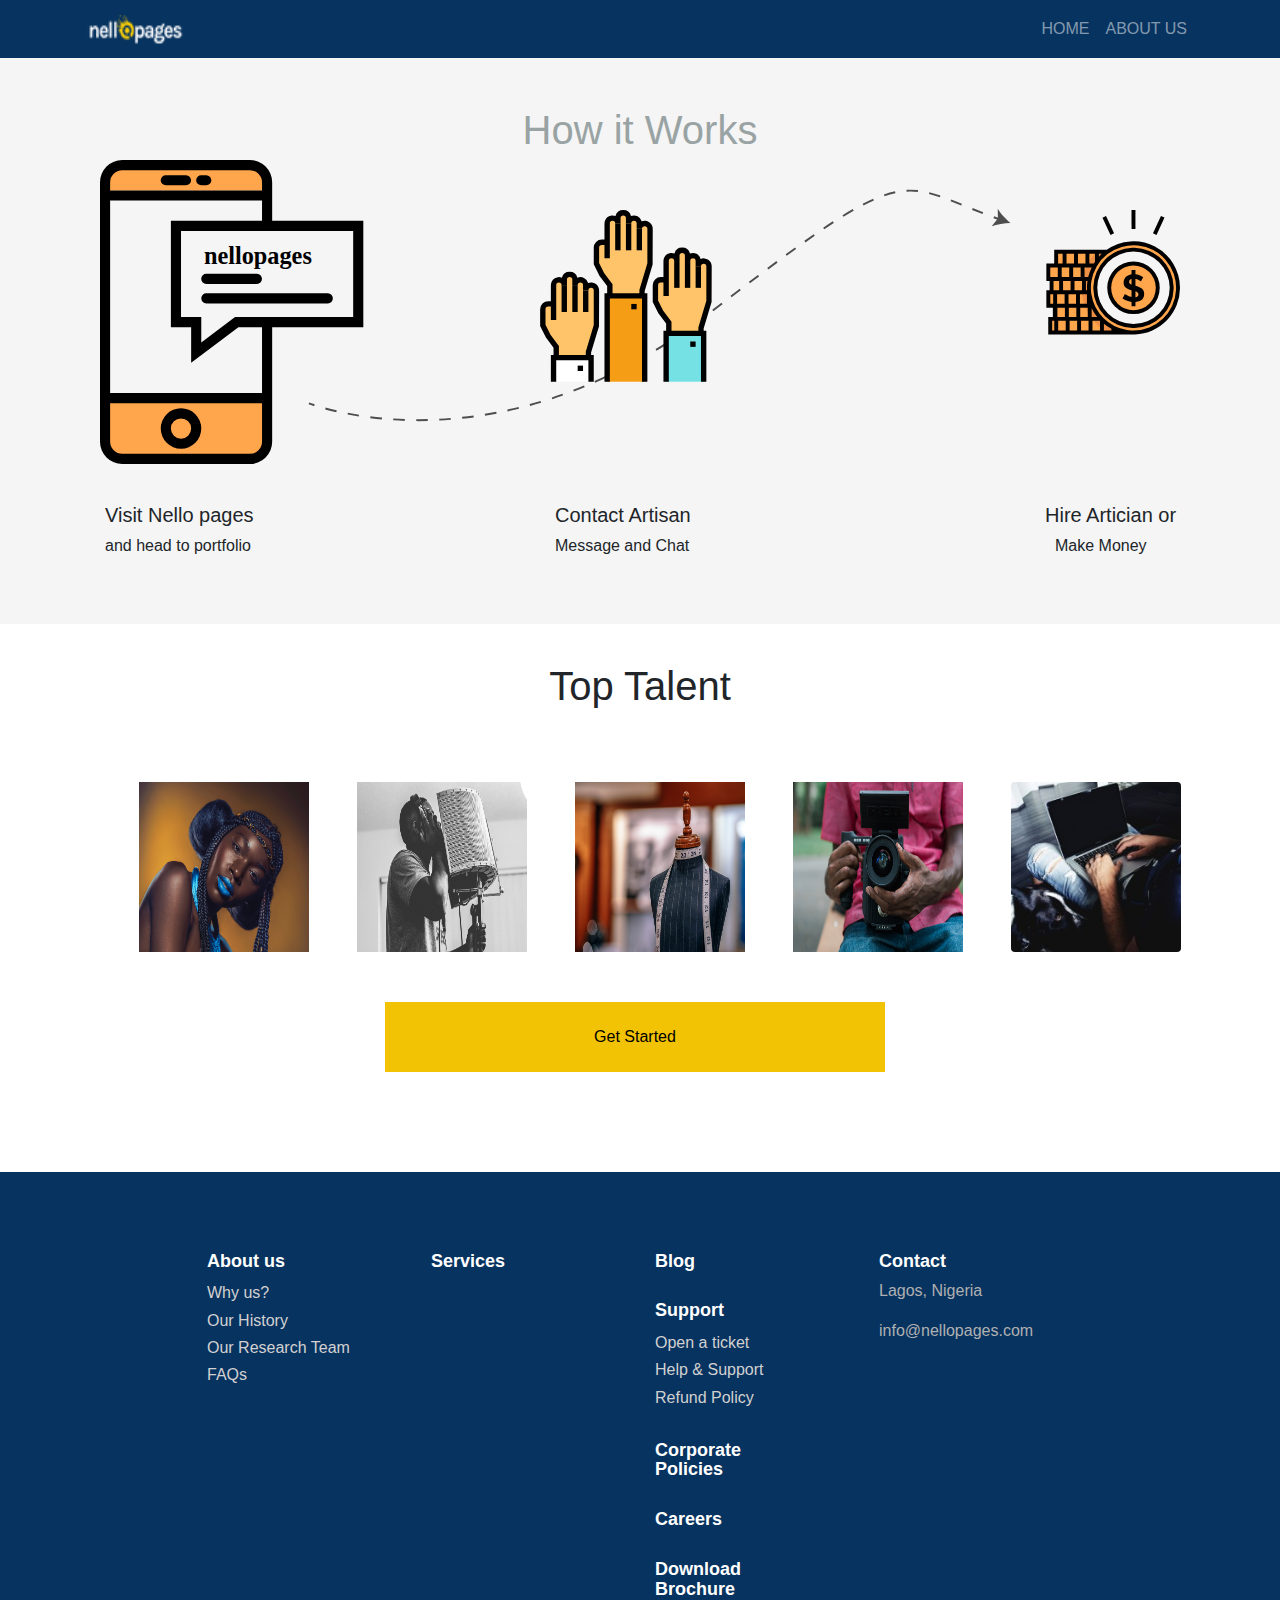
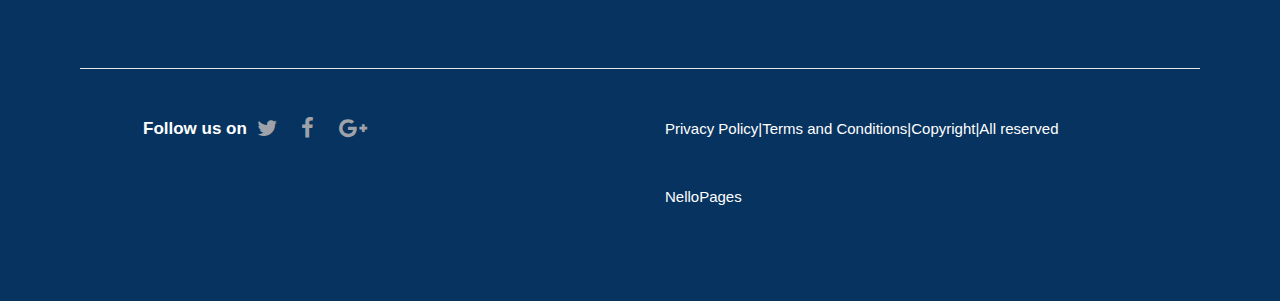
<file: about.html>
<!DOCTYPE html>
<html lang="en">

  <head>

    <meta charset="utf-8">
    <meta name="viewport" content="width=device-width, initial-scale=1, shrink-to-fit=no">
    <meta name="description" content="">
    <meta name="author" content="">
    <title>nellOpages</title>

    <!-- Bootstrap core CSS -->
    <link href="vendor/bootstrap/css/bootstrap.min.css" rel="stylesheet">
    <link rel="stylesheet" href="vendor/font-awesome-4.7.0/css/font-awesome.min.css">
    <!-- Custom styles for this template -->
    <link href="css/main.css" rel="stylesheet">
  </head>

  <body class="about-body">


    <nav class="navbar navbar-expand-sm navbar-dark about-navbar">
        <div class="container">
          <a href="index.html" class="navbar-brand about-navbar-img"><img src="./img/logo.png" style="width: 100px;"></a>
          <button class="navbar-toggler" data-toggle="collapse" data-target="#navbarCollapse">
            <span class="navbar-toggler-icon"></span>
          </button>
          <div class="collapse navbar-collapse" id="navbarCollapse">
            <ul class="navbar-nav ml-auto">
              <li class="nav-item">
                <a href="#home" class="nav-link">HOME</a>
              </li>
              <li class="nav-item">
                <a href="#explore-head-section" class="nav-link">ABOUT US</a>
              </li>
            </ul>
          </div>
        </div>
      </nav>

<!-- add dotted line as background image for the section, background-repeat: no-repeat -->
      <section class="about-container-section">
    
      
          <div class="container">
            <div class="col-md-12">
             <div class="about-brand-heading">
              <h1>How it Works</h1>
              <img src="./img/Group 1736.svg">
             </div>
            </div>
            <section>
              <div class="row">
                <div class="col-md-4">
                  <div class="text-1 about-text-1">
                    <h5>Visit Nello pages</h5> 
                    <p>and head to portfolio</p>
                  </div>
                </div>

                <div class="col-md-4">
                  <div class="text-2 about-text-2">
                    <h5>Contact Artisan</h5> 
                    <p>Message and Chat</p>

                  </div>
                </div>

                <div class="col-md-4">
                  <div class="text-3 about-text-3">
                    <h5>Hire Artician or</h5> 
                    <p>Make Money</p>
                  </div>
                </div>
              </div>
            </section>
          </div>



      </section>

      <section>
        <div class="container">
          <div class="about-top-talent text-center">
            <h1>Top Talent</h1>
          </div>
            <!-- <h1 class="my-4">Welcome to nellOpages</h1> -->
          <div class="row justify-content-center mt-4 about-img-list">
           <img src="./img/gal1.jpg" class="mr-2 img-fluid" alt="...">
           <img src="./img/studio.jpg" class="mr-2 img-fluid" alt="...">
           <img src="./img/tailor.jpg" class="mr-2 img-fluid" alt="..." >
           <img src="./img/camera.jpg" class="mr-2 img-fluid" alt="...">
           <img src="img/code.jpg" class="rounded img-fluid" alt="...">
          </div>
          <button class="button" style="margin-top: 50px; width: 500px; height: 70px; margin-left: 300px; margin-bottom: 100px; background-color: #F2C305; border: 0px;"> Get Started</button>

        </div>
      </section>
    <!-- Footer -->
    <footer id="about-myFooter" style="background-color: #073360">
      <div class="container" style="width: 70%; padding-top: 50px;">
          <div class="row">
              <div class="col-sm-3">
                  <h5>About us</h5>
                  <ul>
                      <li><a href="#">Why us?</a></li>
                      <li><a href="#">Our History</a></li>
                      <li><a href="#">Our Research Team</a></li>
                      <li><a href="#">FAQs</a></li>
                  </ul>
              </div>
              <div class="col-sm-3">
                  <h5>Services</h5>
              </div>
              <div class="col-sm-3">
                  <h5>Blog</h5>
                  <h5>Support</h5>
                  <ul>
                      <li><a href="#">Open a ticket</a></li>
                      <li><a href="#">Help & Support</a></li>
                      <li><a href="#">Refund Policy</a></li>
                  </ul>
                  <h5>Corporate <br> Policies</h5>
                  <h5>Careers</h5>
                  <h5>Download <br> Brochure</h5>
              </div>
              <div class="col-sm-3 info">
                  <h5>Contact</h5>
                  <p>Lagos, Nigeria</p>
                  <p>info@nellopages.com</p>
                  <div class="map about-map" style="width: 130%; height: 5%;">
                      <div class="embed-responsive embed-responsive-16by9">
                          <iframe class="embed-responsive-item" src="https://www.google.com/maps/embed?pb=!1m16!1m12!1m3!1d2965.0824050173574!2d-93.63905729999999!3d41.998507000000004!2m3!1f0!2f0!3f0!3m2!1i1024!2i768!4f13.1!2m1!1sWebFilings%2C+University+Boulevard%2C+Ames%2C+IA!5e0!3m2!1sen!2sus!4v1390839289319"></iframe>
                        </div>
                  </div>
              </div>
          </div>
      </div>
    <hr class="hr-1">
    
      <div class="about-second-bar">
        <div class="container" style="width: 80%;">
          <div class="row">
            <div class="col-md-6">
              <h2 class="logo"><a href="#">Follow us on</a></h2>
            <div class="social-icons about-social-icons">
                <a href="#" class="twitter"><i class="fa fa-twitter"></i></a>
                <a href="#" class="facebook"><i class="fa fa-facebook"></i></a>
                <a href="#" class="google"><i class="fa fa-google-plus"></i></a>
            </div> 
            </div>
            <div class="col-md-6">
              <div class="privacy"></div>
            <a class="m-0 text-white" style="font-size: 15px; float: right; margin-bottom: 20px;">Privacy Policy|Terms and Conditions|Copyright|All reserved NelloPages</a>
            </div>
            </div>
          </div>
        </div>
      </div>
  </footer>






      <!-- Bootstrap core JavaScript -->
    <!-- <script src="https://use.fontawesome.com/d5f7a8c722.js"></script> -->
    <script src="vendor/jquery/jquery.min.js"></script>
    <script src="vendor/popper/popper.min.js"></script>
    <script src="vendor/bootstrap/js/bootstrap.min.js"></script>
  </body>
</html>
</file>
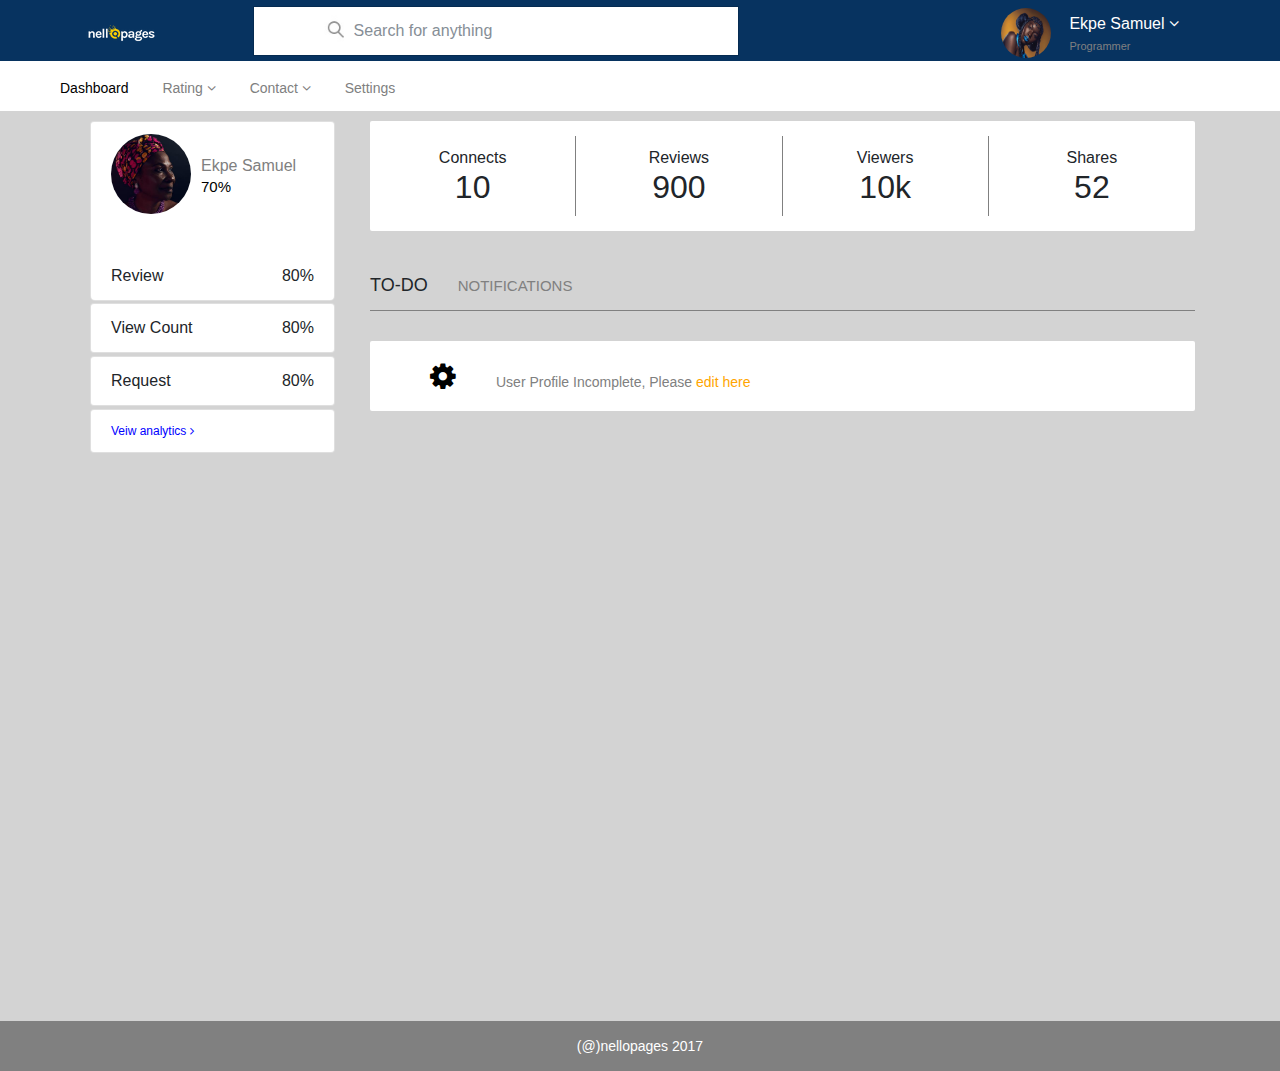
<file: dashboard.html>
<!DOCTYPE html>
<html lang="en">

	<head>

		<meta charset="utf-8">
		<meta name="viewport" content="width=device-width, initial-scale=1, shrink-to-fit=no">
		<meta name="description" content="">
		<meta name="author" content="">
		<title>nellOpages</title>

		<!-- Bootstrap core CSS -->
		<link href="vendor/bootstrap/css/bootstrap.min.css" rel="stylesheet">
		<link rel="stylesheet" href="vendor/font-awesome-4.7.0/css/font-awesome.min.css">
		<!-- Custom styles for this template -->
		<link rel="stylesheet" type="text/css" href="css/main.css">

	</head>
	<body class="dashboard-body">
	  	 <nav class="navbar navbar-expand-sm navbar-dark dashboard-navbar">
	        <div class="container">
	          <a href="index.html" class="dashboard-navbar-img">
	          	<img src="./img/logo.png">
	          </a>
	          <button class="navbar-toggler" data-toggle="collapse" data-target="#navbarCollapse">
	            <span class="navbar-toggler-icon"></span>
	          </button>
	          <div class="collapse navbar-collapse dashboard-navbar-li" id="navbarCollapse">
	          	<input type="text" class="form-control dashboard-input" placeholder="Search for anything" aria-label="Search for...">
	            <ul class="navbar-nav ml-auto">
	             <li class="dashboard-nav-item">
	                <a href="#explore-head-section" class="nav-link"><img src="img/gal1.jpg" class="rounded-circle dashboard-navbar-img-circle"></a>
	              </li> 
	              <li class="dashboard-nav-item">
	                <!-- <a href="#home" class="nav-link">Ekpe Samuel<br><label>Programmer</label></a> -->

	                <div class="media-body text-muted dashboard-user">
	                  <h6 class="mt-2 dashboard-navbar-user" style="color: white;">Ekpe Samuel <i class="fa fa-angle-down"></i></h6>
	                  <h10 class="dashboard-navbar-user-info">Programmer</h10>
	                </div>
	              </li>
	              <li class="dashboard-nav-item dropdown">
	                <a class="nav-link fa fa-dropdown dropdown-btn" href="http://example.com" id="dropdown01" data-toggle="dropdown" aria-haspopup="true" aria-expanded="false"></a>
	              </li>            
	            </ul>
	          </div>
	        </div>
	      </nav> 

      <section class="dashboard-headertwo">
        <ul>
          <li class="">
          	<a class="dashboard-li-home" href="dashboard.html">Dashboard</a>
          </li>
          <li class="">
          	<a class="dashboard-li" href="Rating.html">Rating <i class="fa fa-angle-down"></i></a>
          </li>
          <li class="">
          	<a class="dashboard-li" href="contact.html">Contact <i class="fa fa-angle-down"></i></a>
          </li>
          <li class="">
          	<a class="dashboard-li" href="password.html">Settings</a>
          </li>
        </ul>
      </section>



      <div class="container">
      	<div class="row">
      		<div class="col-md-3 dashboard-section-1">

						<div class="list-group dashboard-profile">
							<div class="list-group-item dashboard-profile-main-item">
								<div class="media mt-0">
								  <div class="dashboard-profile-dp">
								  	<img src="./img/mum.png">
								  </div>
                <div class="media-body text-muted dashboard-user">
                  <h6 class="mt-2 dashboard-profile-user">Ekpe Samuel</h6>
                  <h10 class="dashboard-profile-rating">70%</h10>
                </div>
							  </div>
							  <li class="list-item d-flex justify-content-between align-items-center">
							    Review
							    <span >80%</span>
							  </li>
							</div>
							<ul class="list-group dashboard-profile-items">
							  <li class="list-group-item d-flex justify-content-between align-items-center">
							    View Count
							    <span >80%</span>
							  </li>
							</ul>

							<ul class="list-group dashboard-profile-items">
							  <li class="list-group-item d-flex justify-content-between align-items-center">
							    Request
							    <span >80%</span>
							  </li>
							</ul>

							<ul class="list-group dashboard-profile-items">
							  <li class="list-group-item d-flex justify-content-between align-items-center">
							    <span class="dashboard-profile-analytics">Veiw analytics <i class="fa fa-angle-right"></i></span>
							  </li>
							</ul>
						</div>

      		</div>

      		<div class="col-md-9" style="height: 100vh;">
            <div class="dashboard-account">
              <div class="row">
                  <div class="col-3 dashboard-account-sections">
                    Connects<h2>10<h2>
            		  </div>

                  <div class="col-3 dashboard-account-sections">
                    Reviews<h2>900</h2>
                  </div>

                  <div class="col-3 dashboard-account-sections">
                    Viewers<h2>10k</h2>
                  </div>

                  <div class="col-3 dashboard-account-sections-last">
                    Shares<h2>52</h2>
                  </div>
              </div>
            </div>

            <div class="dashboard-todo">
              <h2 class="dashboard-todo-h2">TO-DO<a class="dashboard-todo-a" href="">NOTIFICATIONS</a></h2> 
            </div>

            <div class="dashboard-setting">
              <a class="fa fa-gear dashboard-setting-icon" href="password.html"></a><h10>User Profile Incomplete, Please </h10><a class="dashboard-setting-link" href=""> edit here</a>
            </div>
      	 </div>
      </div>
    </div>

			



			<div class="footer-bottom dashboard-footer">
			  <p class="dashboard-footer-text">(@)nellopages 2017</p>
			</div>
 <!-- Bootstrap core JavaScript -->
		<!-- <script src="https://use.fontawesome.com/d5f7a8c722.js"></script> -->
		<script src="vendor/jquery/jquery.min.js"></script>
		<script src="vendor/bootstrap/js/bootstrap.min.js"></script>

	</body>

</html>
</file>
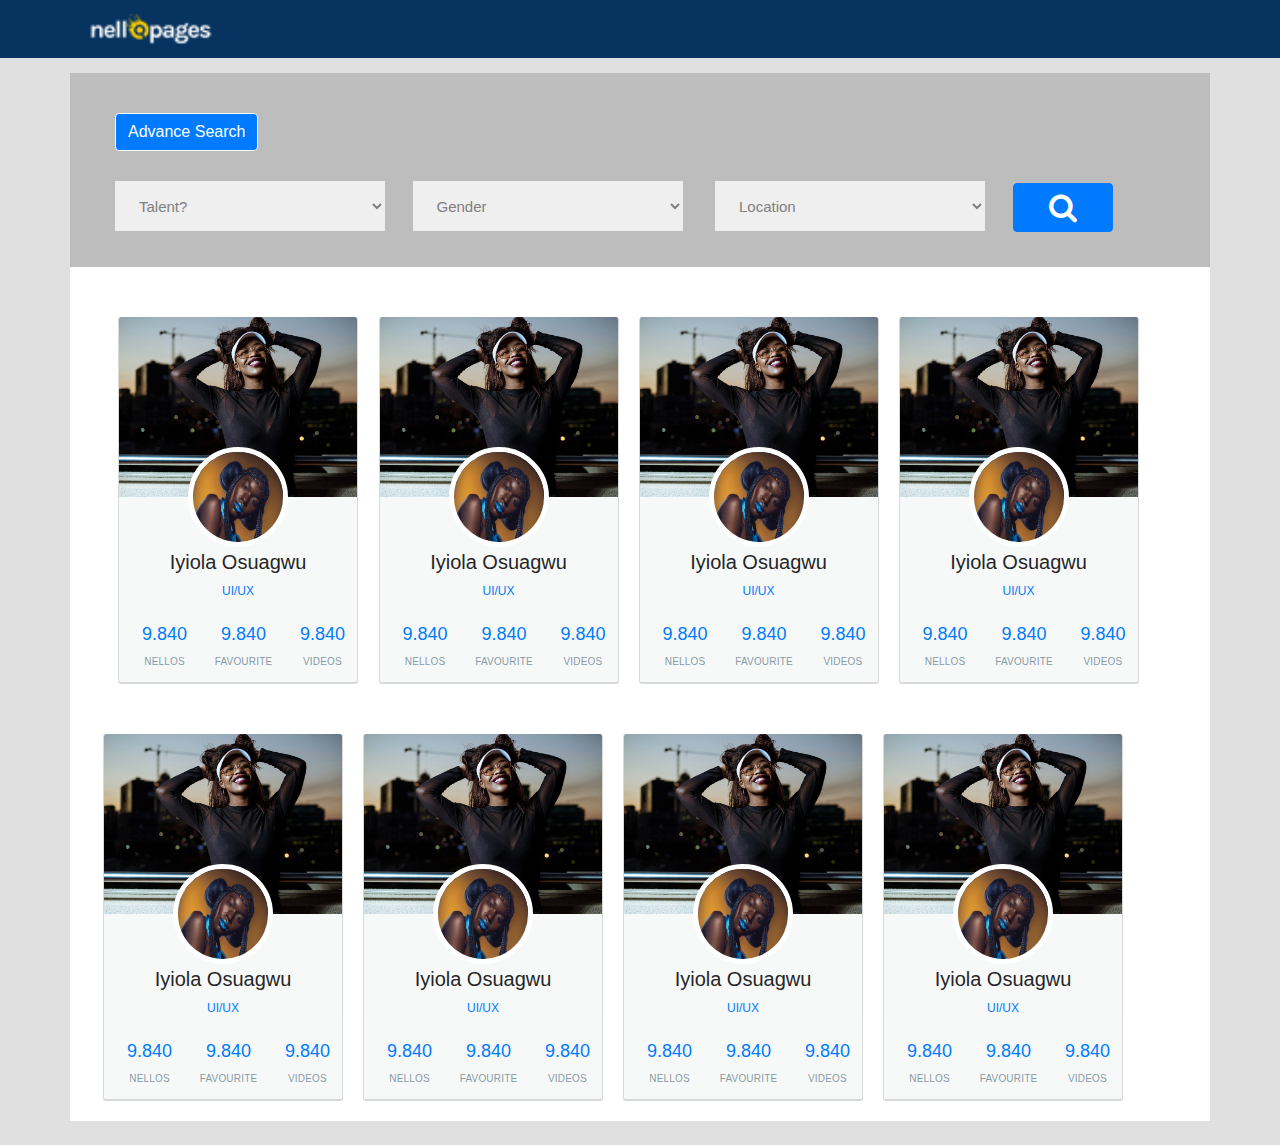
<file: grid.html>
<!DOCTYPE html>
<html lang="en">

  <head>

	<meta charset="utf-8">
	<meta name="viewport" content="width=device-width, initial-scale=1, shrink-to-fit=no">
	<meta name="description" content="">
	<meta name="author" content="">
	<title>nellOpages</title>

	<!-- Bootstrap core CSS -->
	<link href="vendor/bootstrap/css/bootstrap.min.css" rel="stylesheet">
	<link rel="stylesheet" href="vendor/font-awesome-4.7.0/css/font-awesome.min.css">
	<!-- Custom styles for this template -->
	<link href="css/grid.css" rel="stylesheet">

  </head>

  <body>

<!-- <div class="main-container" style="margin 0 auto;"> -->
	<!-- Navigation -->
	<nav class="navbar navbar-expand-lg navbar-dark">
	  <div class="container" >
		<a class="navbar-brand" href="#"><img src="./img/ilogo.png" style="margin-right: 30px;"></a>
		<button class="navbar-toggler" type="button" data-toggle="collapse" data-target="#navbarResponsive" aria-controls="navbarResponsive" aria-expanded="false" aria-label="Toggle navigation">
		  <span class="navbar-toggler-icon"></span>
		</button>
		<div class="collapse navbar-collapse" id="navbarResponsive">
		<!-- Search bar -->
		<!-- <div class="col-lg-6 search-box">
		  <div class="input-group">
		  <input type="text" id="search-bar" class="form-control" placeholder="Search for anything" aria-label="Search for...">
		  </div>
		 </div> -->
		</div>
	  </div>
	</nav>


	   <section class="grid-advance-section">
		  <div class="container grid-advance-container">
			  <div class="grid-advance-search">
				<div class="input-text">
					<button class="btn advance-btn btn-primary my-2 my-sm-0" type="submit">Advance Search</button><br>
						<div class="container">
							<div class="row">
								<div class="col-md-3">
									<p>
										<select class="" required style="font-size: 15px;
   width: 270px;
   height: 50px;
   padding: 12px 20px;
   border-color: #000;
   border-width: 0;
   border-style: solid;
   margin-top: 30px;
   color: grey;
   border-radius: 0px;
   margin-left: 15px;
   margin-bottom: 20px;
   background-color: ">
										<option value="" selected>Talent?</option>
										<option value="">Skill/Qualifications</option>
										<option value="">Tailor</option>
									</select>
									</p>
						    </div>

						        <div class="col-md-3">
											<p>
												<select class="" required style="
   font-size: 15px;
   width: 270px;
   height: 50px;
   padding: 12px 20px;
   border-color: #000;
   border-style: solid;
   margin-top: 30px;
   border-width: 0;
   color: grey;
   border-radius: 0px;
   margin-left: 35px;
   margin-bottom: 20px;">
													<option value="" selected>Gender</option>
													<option value="">Male</option>
													<option value="">Female</option>
												</select>
											</p>
						        </div>

						        <div class="col-md-3">
											<p>
												<select class="" required style="
   font-size: 15px;
   width: 270px;
   height: 50px;
   padding: 12px 20px;
   border-color: #000;
   margin-top: 30px;
   border-width: 0;
   border-radius: 0px;
   color: grey;
   margin-left: 60px;
   margin-bottom: 20px;">
													<option value="" selected>Location</option>
													<option value="">Lagos</option>
													<option value="">Imo</option>
												</select>
											</p>
						        </div>

						        <div class="col-md-3">
											<div style="margin-top: 32px; padding-left: 60px;">
												<button class="btn icon-search btn-primary"><i class="fa fa-search"></i>
										</button>
											</div>
						        </div>	

								  </div>
								</div>
							</div>
						  </div>
					</div>  



	   </section>

					 <section>
						<div class="container card-container">
						  <div class="row">
							  <div class="col-3">
								  <div class="card hovercard">
									  <a href="">
										<div class="cardheader-1" style="background-image: url('img/gal-smile.jpg');">

										  </div>
										  <div class="avatar">
											  <img alt="" src="./img/gal1.jpg">
										  </div>
										  <div class="info">
											  <div class="title">
												  <h5>Iyiola Osuagwu</h5>
											  </div>
											  <div class="desc">UI/UX</div>
											  
										  </div>
											 <div class="twPc-divStats">
												<ul class="twPc-Arrange">
													<li class="twPc-ArrangeSizeFit">
														<span class="twPc-StatValue">9.840</span>
														<span class="twPc-StatLabel twPc-block">Nellos</span>
													</li>
													<li class="twPc-ArrangeSizeFit">
														<span class="twPc-StatValue">9.840</span>
														<span class="twPc-StatLabel twPc-block">Favourite</span>
													</li>
													<li class="twPc-ArrangeSizeFit">
														<span class="twPc-StatValue">9.840</span>
														<span class="twPc-StatLabel twPc-block">Videos</span>
													</li>
												</ul>
											</div>
									  </a>
								  </div>
							  </div>

							  <div class="row">
							  <div class="col-3">
								  <div class="card hovercard">
									  <a href="">
										<div class="cardheader-1" style="background-image: url('img/gal-smile.jpg');">

										  </div>
										  <div class="avatar">
											  <img alt="" src="./img/gal1.jpg">
										  </div>
										  <div class="info">
											  <div class="title">
												  <h5>Iyiola Osuagwu</h5>
											  </div>
											  <div class="desc">UI/UX</div>
											  
										  </div>
											 <div class="twPc-divStats">
												<ul class="twPc-Arrange">
													<li class="twPc-ArrangeSizeFit">
														<span class="twPc-StatValue">9.840</span>
														<span class="twPc-StatLabel twPc-block">Nellos</span>
													</li>
													<li class="twPc-ArrangeSizeFit">
														<span class="twPc-StatValue">9.840</span>
														<span class="twPc-StatLabel twPc-block">Favourite</span>
													</li>
													<li class="twPc-ArrangeSizeFit">
														<span class="twPc-StatValue">9.840</span>
														<span class="twPc-StatLabel twPc-block">Videos</span>
													</li>
												</ul>
											</div>
									  </a>
								  </div>
							  </div>
						  </div>


						  <div class="row">
							  <div class="col-3">
								  <div class="card hovercard">
									  <a href="">
										<div class="cardheader-1" style="background-image: url('img/gal-smile.jpg');">

										  </div>
										  <div class="avatar">
											  <img alt="" src="./img/gal1.jpg">
										  </div>
										  <div class="info">
											  <div class="title">
												  <h5>Iyiola Osuagwu</h5>
											  </div>
											  <div class="desc">UI/UX</div>
											  
										  </div>
											 <div class="twPc-divStats">
												<ul class="twPc-Arrange">
													<li class="twPc-ArrangeSizeFit">
														<span class="twPc-StatValue">9.840</span>
														<span class="twPc-StatLabel twPc-block">Nellos</span>
													</li>
													<li class="twPc-ArrangeSizeFit">
														<span class="twPc-StatValue">9.840</span>
														<span class="twPc-StatLabel twPc-block">Favourite</span>
													</li>
													<li class="twPc-ArrangeSizeFit">
														<span class="twPc-StatValue">9.840</span>
														<span class="twPc-StatLabel twPc-block">Videos</span>
													</li>
												</ul>
											</div>
									  </a>
								  </div>
							  </div>
						  </div>


						  <div class="row">
							  <div class="col-3">
								  <div class="card hovercard">
									  <a href="">
										<div class="cardheader-1" style="background-image: url('img/gal-smile.jpg');">

										  </div>
										  <div class="avatar">
											  <img alt="" src="./img/gal1.jpg">
										  </div>
										  <div class="info">
											  <div class="title">
												  <h5>Iyiola Osuagwu</h5>
											  </div>
											  <div class="desc">UI/UX</div>
											  
										  </div>
											 <div class="twPc-divStats">
												<ul class="twPc-Arrange">
													<li class="twPc-ArrangeSizeFit">
														<span class="twPc-StatValue">9.840</span>
														<span class="twPc-StatLabel twPc-block">Nellos</span>
													</li>
													<li class="twPc-ArrangeSizeFit">
														<span class="twPc-StatValue">9.840</span>
														<span class="twPc-StatLabel twPc-block">Favourite</span>
													</li>
													<li class="twPc-ArrangeSizeFit">
														<span class="twPc-StatValue">9.840</span>
														<span class="twPc-StatLabel twPc-block">Videos</span>
													</li>
												</ul>
											</div>
									  </a>
								  </div>
							  </div>
						  </div>


						  <div class="row">
							  <div class="col-3">
								  <div class="card hovercard">
									  <a href="">
										<div class="cardheader-1" style="background-image: url('img/gal-smile.jpg');">

										  </div>
										  <div class="avatar">
											  <img alt="" src="./img/gal1.jpg">
										  </div>
										  <div class="info">
											  <div class="title">
												  <h5>Iyiola Osuagwu</h5>
											  </div>
											  <div class="desc">UI/UX</div>
											  
										  </div>
											 <div class="twPc-divStats">
												<ul class="twPc-Arrange">
													<li class="twPc-ArrangeSizeFit">
														<span class="twPc-StatValue">9.840</span>
														<span class="twPc-StatLabel twPc-block">Nellos</span>
													</li>
													<li class="twPc-ArrangeSizeFit">
														<span class="twPc-StatValue">9.840</span>
														<span class="twPc-StatLabel twPc-block">Favourite</span>
													</li>
													<li class="twPc-ArrangeSizeFit">
														<span class="twPc-StatValue">9.840</span>
														<span class="twPc-StatLabel twPc-block">Videos</span>
													</li>
												</ul>
											</div>
									  </a>
								  </div>
							  </div>
						  </div>


						  <div class="row">
							  <div class="col-3">
								  <div class="card hovercard">
									  <a href="">
										<div class="cardheader-1" style="background-image: url('img/gal-smile.jpg');">

										  </div>
										  <div class="avatar">
											  <img alt="" src="./img/gal1.jpg">
										  </div>
										  <div class="info">
											  <div class="title">
												  <h5>Iyiola Osuagwu</h5>
											  </div>
											  <div class="desc">UI/UX</div>
											  
										  </div>
											 <div class="twPc-divStats">
												<ul class="twPc-Arrange">
													<li class="twPc-ArrangeSizeFit">
														<span class="twPc-StatValue">9.840</span>
														<span class="twPc-StatLabel twPc-block">Nellos</span>
													</li>
													<li class="twPc-ArrangeSizeFit">
														<span class="twPc-StatValue">9.840</span>
														<span class="twPc-StatLabel twPc-block">Favourite</span>
													</li>
													<li class="twPc-ArrangeSizeFit">
														<span class="twPc-StatValue">9.840</span>
														<span class="twPc-StatLabel twPc-block">Videos</span>
													</li>
												</ul>
											</div>
									  </a>
								  </div>
							  </div>
						  </div>


						  <div class="row">
							  <div class="col-3">
								  <div class="card hovercard">
									  <a href="">
										<div class="cardheader-1" style="background-image: url('img/gal-smile.jpg');">

										  </div>
										  <div class="avatar">
											  <img alt="" src="./img/gal1.jpg">
										  </div>
										  <div class="info">
											  <div class="title">
												  <h5>Iyiola Osuagwu</h5>
											  </div>
											  <div class="desc">UI/UX</div>
											  
										  </div>
											 <div class="twPc-divStats">
												<ul class="twPc-Arrange">
													<li class="twPc-ArrangeSizeFit">
														<span class="twPc-StatValue">9.840</span>
														<span class="twPc-StatLabel twPc-block">Nellos</span>
													</li>
													<li class="twPc-ArrangeSizeFit">
														<span class="twPc-StatValue">9.840</span>
														<span class="twPc-StatLabel twPc-block">Favourite</span>
													</li>
													<li class="twPc-ArrangeSizeFit">
														<span class="twPc-StatValue">9.840</span>
														<span class="twPc-StatLabel twPc-block">Videos</span>
													</li>
												</ul>
											</div>
									  </a>
								  </div>
							  </div>
						  </div>

						  <div class="row">
							  <div class="col-3">
								  <div class="card hovercard">
									  <a href="">
										<div class="cardheader-1" style="background-image: url('img/gal-smile.jpg');">

										  </div>
										  <div class="avatar">
											  <img alt="" src="./img/gal1.jpg">
										  </div>
										  <div class="info">
											  <div class="title">
												  <h5>Iyiola Osuagwu</h5>
											  </div>
											  <div class="desc">UI/UX</div>
											  
										  </div>
											 <div class="twPc-divStats">
												<ul class="twPc-Arrange">
													<li class="twPc-ArrangeSizeFit">
														<span class="twPc-StatValue">9.840</span>
														<span class="twPc-StatLabel twPc-block">Nellos</span>
													</li>
													<li class="twPc-ArrangeSizeFit">
														<span class="twPc-StatValue">9.840</span>
														<span class="twPc-StatLabel twPc-block">Favourite</span>
													</li>
													<li class="twPc-ArrangeSizeFit">
														<span class="twPc-StatValue">9.840</span>
														<span class="twPc-StatLabel twPc-block">Videos</span>
													</li>
												</ul>
											</div>
									  </a>
								  </div>
							  </div>
						  </div>


						  </div>
						</div>
					 </section>
<br> 
















  <!-- Bootstrap core JavaScript -->
	<!-- <script src="https://use.fontawesome.com/d5f7a8c722.js"></script> -->
	<script src="vendor/jquery/jquery.min.js"></script>
	<script src="vendor/popper/popper.min.js"></script>
	<script src="vendor/bootstrap/js/bootstrap.min.js"></script>

  </body>

</html>
</file>
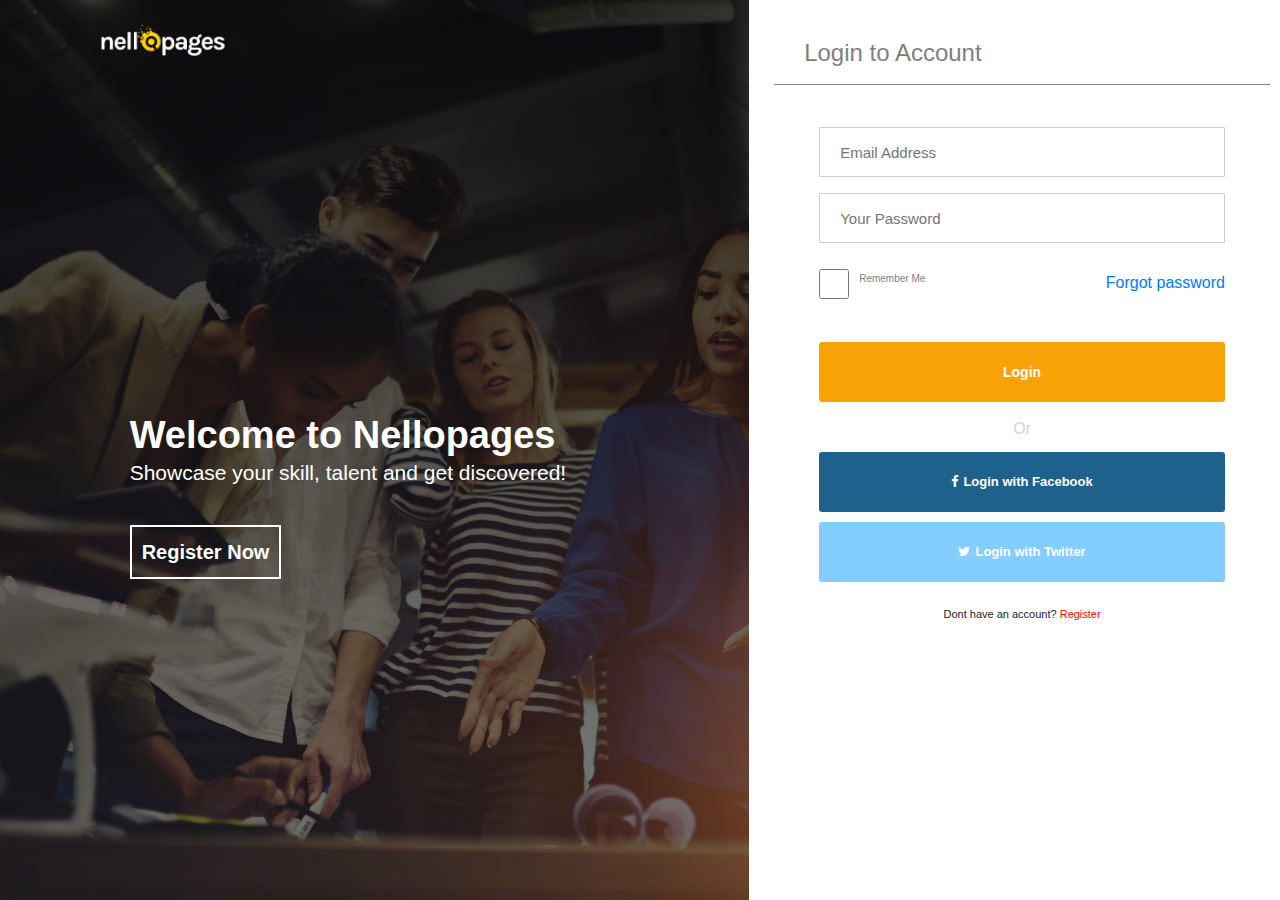
<file: login.html>
<!DOCTYPE html>
<html lang="en">
	<head>
		<meta charset="utf-8">
    <meta name="viewport" content="width=device-width, initial-scale=1, shrink-to-fit=no">
    <meta name="description" content="">
    <meta name="author" content="">
    <title>nellOpages</title>

    <!-- Bootstrap core CSS -->
    <link href="vendor/bootstrap/css/bootstrap.min.css" rel="stylesheet">
    <link rel="stylesheet" href="vendor/font-awesome-4.7.0/css/font-awesome.min.css">
    <!-- Custom styles for this template -->
    <link rel="stylesheet" type="text/css" href="css/main.css">

  </head>
  <body>

					<div class="login-main-container">
						<div class="row">
						<div class=" jumbotron-fluid col-md-7 login-left-section">
							<div class="login-logo"> <img src="./img/logo2.png"> </div>
						  <div class="container login-content">
						    <h2 class="display-3">Welcome to Nellopages</h2>
						    <p class="lead">Showcase your skill, talent and get discovered!</p>
								<button>Register Now</button>
						  </div>
						</div>

						<div class="col-md-5 login-right-section">
							<section class="login-top">
								<p>Login to Account</p>
							</section>
							<div class="login-register__welcome-2">
							<br>
							<form class="login-register__page">
							<div class="login-form-group">
								<input type="email" name="email" class="form" placeholder="Email Address">
							<input type="password" class="form" placeholder="Your Password">
							<div class="login-checkbox">
								<label>
									<input type="checkbox">
									<a class="login-remember-me" href="">Remember Me</a>
								</label>
									<span class="login-forgot-password"><a href="#">Forgot password</a></span>
							</div>
							<button type="button" class="login-btn-log">Login</button>
								<p class="login-or">Or</p>
							<button type="button" class="login-btn-fb"><i class="fa fa-facebook left"></i>Login with Facebook</button>
							<button type="button" class="login-btn-tw"><i class="fa fa-twitter left"></i>Login with Twitter</button>
						</form>
					</div>
				<secxtion class="login-register">
					<p>
						Dont have an account? <a href="reg.html">Register</a>
					</p>
				</section>
		</div>
	</div>
</div>











 		<!-- Bootstrap core JavaScript -->
    <!-- <script src="https://use.fontawesome.com/d5f7a8c722.js"></script> -->
    <script src="vendor/jquery/jquery.min.js"></script>
    <script src="vendor/bootstrap/js/bootstrap.min.js"></script>

  </body>

</html>
</file>
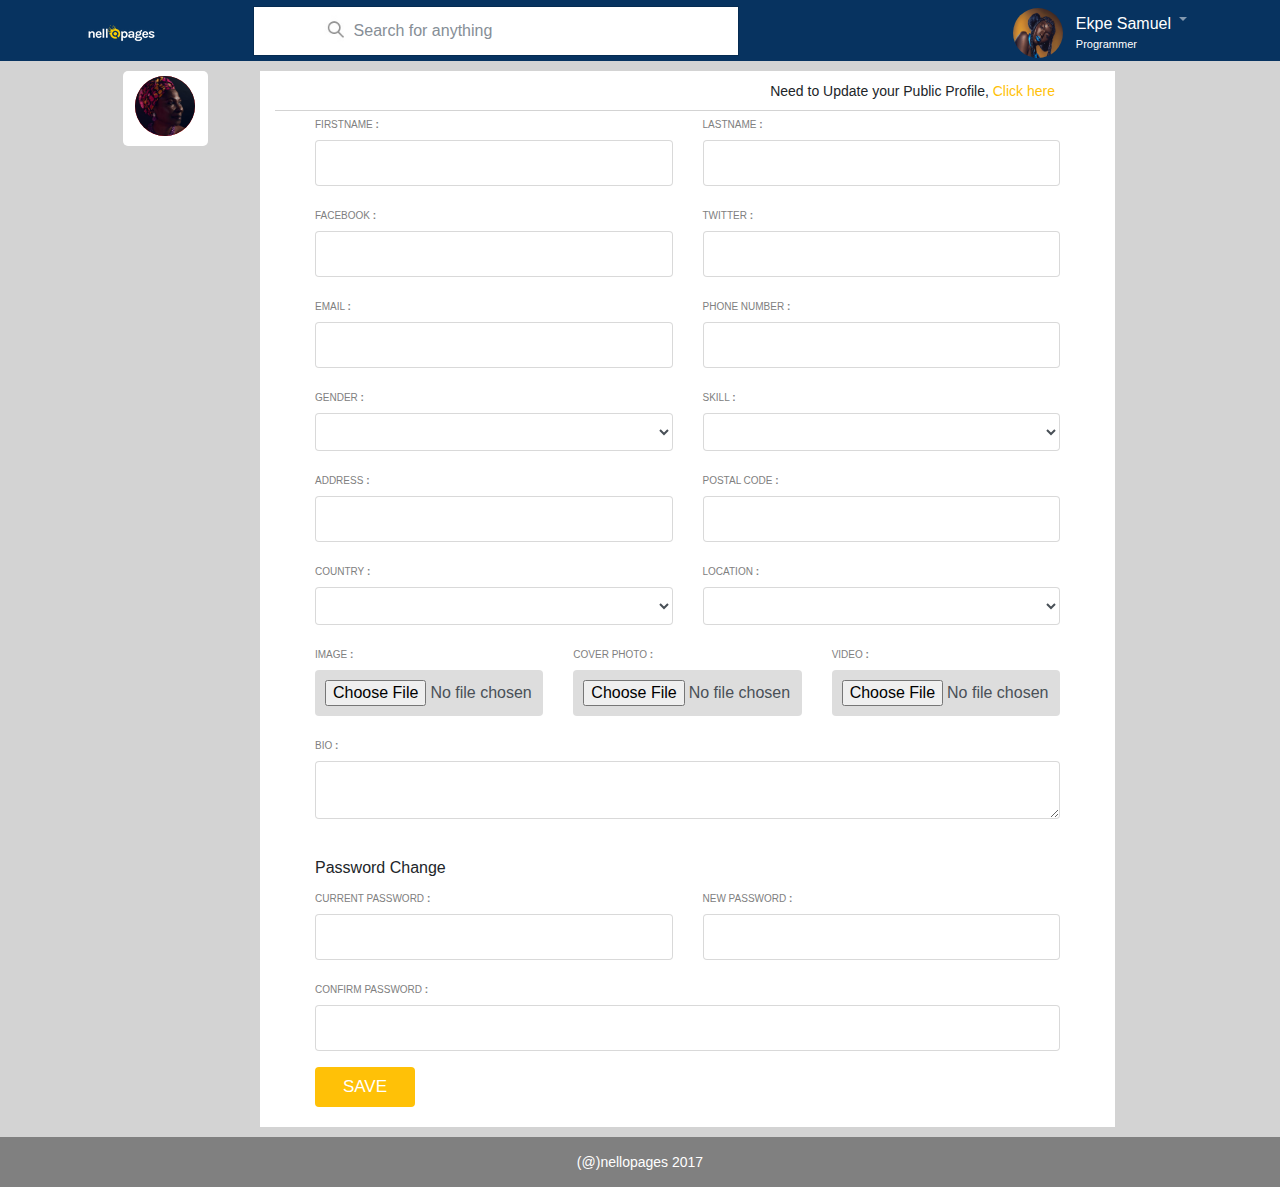
<file: password.html>
<!DOCTYPE html>
<html lang="en">

  <head>

    <meta charset="utf-8">
    <meta name="viewport" content="width=device-width, initial-scale=1, shrink-to-fit=no">
    <meta name="description" content="">
    <meta name="author" content="">
    <title>nellOpages</title>

    <!-- Bootstrap core CSS -->
    <link href="vendor/bootstrap/css/bootstrap.min.css" rel="stylesheet">
    <link rel="stylesheet" href="vendor/font-awesome-4.7.0/css/font-awesome.min.css">
    <!-- Custom styles for this template -->
    <link href="css/main.css" rel="stylesheet">
 
  </head>

  <body class="password-body">


  	<nav class="navbar navbar-expand-sm navbar-dark password-navbar">
      <div class="container">
        <a href="index.html" class="password-navbar-img">
        	<img src="./img/logo.png">
        </a>
        <button class="navbar-toggler" data-toggle="collapse" data-target="#navbarCollapse">
          <span class="navbar-toggler-icon"></span>
        </button>
        <div class="collapse navbar-collapse password-navbar-li" id="navbarCollapse">
        	<input type="text" class="form-control password-input" placeholder="Search for anything" aria-label="Search for...">
          <ul class="navbar-nav ml-auto">
           <li class="password-nav-item">
              <a href="#explore-head-section" class="nav-link"><img src="img/gal1.jpg" class="rounded-circle password-navbar-img-circle"></a>
            </li> 
            <li class="password-nav-item">
              <div class="media-body text-muted password-user">
                <h6 class="mt-2 password-navbar-user" style="color: white;">Ekpe Samuel</h6>
                <h6 class="password-navbar-user-info" style="padding-top: 5px;">Programmer</h6>
              </div>
            </li>  
            <li class="dropdown">
                <a class="nav-link dropdown-toggle" href="http://example.com" id="dropdown01" data-toggle="dropdown" aria-haspopup="true" aria-expanded="false"></a>
                <div class="dropdown-menu" aria-labelledby="dropdown01">
                  <a class="dropdown-item" href="#">Action</a>
                  <a class="dropdown-item" href="#">Another action</a>
                  <a class="dropdown-item" href="#">Something else here</a>
                </div>
              </li>        
          </ul>
        </div>
      </div>
    </nav> 

 

  	
  	<!--  BODY  -->
		<div class="container" style="padding-top: 10px;">
			<div class="row">
				<div class="col-md-2 password-left-section">
						<div class="password-display-picture">
							<div class="password-d-p">
							<img src="./img/mum.png">
							</div>
						</div>
				</div>
				<div class="container col-md-9 password-form-body">
					<section class="password-top">
						<p>
							Need to Update your Public Profile, <a href="#" class="password-here">Click here</a>
						</p>
					</section>
					<form class="password-form">
							<div class="password-input-1">
								<div class="row">
							        <div class="col-sm-6 form-group">
					        	<label>FIRSTNAME <b>:</b></label>
					          <input class="form-control" name="name" placeholder="" type="text" required>
					        </div>
					        <div class="col-sm-6 form-group">
					        	<label>LASTNAME <b>:</b></label>
					          <input class="form-control" name="name" placeholder="" type="text" required>
					        </div>
									  </div>
									</div>

							<div class="password-input-1">
								<div class="row">
					        <div class="col-sm-6 form-group">
					        	<label>FACEBOOK <b>:</b></label>
					          <input class="form-control" name="name" placeholder="" type="text" required>
					        </div>
					        <div class="col-sm-6 form-group">
					        	<label>TWITTER <b>:</b></label>
					          <input class="form-control" name="name" placeholder="" type="text" required>
					        </div>
							  </div>
							</div>

							<div class="password-input-1">
								<div class="row">
					        <div class="col-sm-6 form-group">
					        	<label>EMAIL <b>:</b></label>
					          <input class="form-control" name="name" placeholder="" type="email" required>
					        </div>
					        <div class="col-sm-6 form-group">
					        	<label>PHONE NUMBER <b>:</b></label>
					          <input class="form-control" name="name" placeholder="" type="text" required>
					        </div>
							  </div>
							</div>

							<div class="password-input-1">
								<div class="row">
							    <div class="col-sm-6 form-group">  
									 <label>
										 GENDER
										 <b>:</b>
									 </label>
										<select class="form-control" required>
											<option value="" selected></option>
											<option value="">Male</option>
											<option value="">Female</option>
										</select>
							     </div>

							     <div class="col-sm-6 form-group">  
									 <label>
										 SKILL 
										 <b>:</b>
									 </label>
										<select class="form-control" required>
											<option value="" selected></option>
											<option value="">Skill/Qualifications</option>
											<option value="">Tailor</option>
											<option value="">Front-End Developer</option>
											<option value="">MUA</option>
											<option value="">Graphic Desinger</option>
											<option value="">Musician</option>
											<option value="">Photographer</option>
										</select>
							     </div>
							  </div>
							</div>

							<div class="password-input-1">
								<div class="row">
					        <div class="col-sm-6 form-group">
					        	<label>ADDRESS <b>:</b></label>
					          <input class="form-control" name="name" placeholder="" type="text" required>
					        </div>
					        <div class="col-sm-6 form-group">
					        	<label>POSTAL CODE <b>:</b></label>
					          <input class="form-control" name="name" placeholder="" type="text" required>
					        </div>
							  </div>
							</div>

							<div class="password-input-1">
								<div class="row">
							    <div class="col-sm-6 form-group">  
									 <label>
										 COUNTRY
										 <b>:</b>
									 </label>
										<select class="form-control" required>
											<option value="" selected></option>
											<option value="">Nigeria</option>
											<option value="">Zambia</option>
										</select>
							     </div>

							     <div class="col-sm-6 form-group">  
									 <label>
										 LOCATION
										 <b>:</b>
									 </label>
										<select class="form-control" required>
											<option value="" selected></option>
											<option value="">Lagos,Nigeria</option>
											<option value="">Sabo,Yaba</option>
										</select>
							     </div>
							  </div>
							</div>

							<div class="password-input-2">
								<div class="row">
					        <div class="col-sm-4 form-group">
					        	<label>IMAGE <b>:</b></label>
					          <input class="form-control" name="name" placeholder="" type="file">
					        </div>
					        <div class="col-sm-4 form-group">
					        	<label>COVER PHOTO <b>:</b></label>
					          <input class="form-control" name="name" placeholder="" type="file">
					        </div>
					        <div class="col-sm-4 form-group">
					        	<label>VIDEO <b>:</b></label>
					          <input class="form-control" name="name" placeholder="" type="file">
					        </div>
							  </div>
							</div>

							<div class="password-input-1">
								<div class="row">
					        <div class="col-sm-12 form-group">
					        	<label>BIO <b>:</b></label>
					          <textarea class="form-control" name="name" placeholder="" type="text" required></textarea>
					        </div>
							  </div>
							</div>
							<br>
								<h6>Password Change</h6>

							<div class="password-input-1">
								<div class="row">
					        <div class="col-sm-6 form-group">
					        	<label>CURRENT PASSWORD <b>:</b></label>
					          <input class="form-control" name="name" placeholder="" type="text" required>
					        </div>
					        <div class="col-sm-6 form-group">
					        	<label>NEW PASSWORD <b>:</b></label>
					          <input class="form-control" name="name" placeholder="" type="text" required>
					        </div>
							  </div>
							</div>
				 
							<div class="form-group password-input-1">
								<label>CONFIRM PASSWORD <b>:</b></label>
								<input type="text" name="email" class="form-control" placeholder="" required>
							</div>
								<button class="btn-warning password-save-button form-control ">
					 				SAVE
								</button>
						</form>
				</div>
				<div class="col-md-1 password-right-section"></div>	
			</div>
		</div>

		<!-- footer  -->
		<div class="footer-bottom password-footer">
		  <p class="password-footer-text">(@)nellopages 2017</p>
		</div>
	<!--  -->



      <!-- Bootstrap core JavaScript -->
    <!-- <script src="https://use.fontawesome.com/d5f7a8c722.js"></script> -->
    <script src="vendor/jquery/jquery.min.js"></script>
    <script src="vendor/popper/popper.min.js"></script>
    <script src="vendor/bootstrap/js/bootstrap.min.js"></script>
  </body>
</html>
</file>
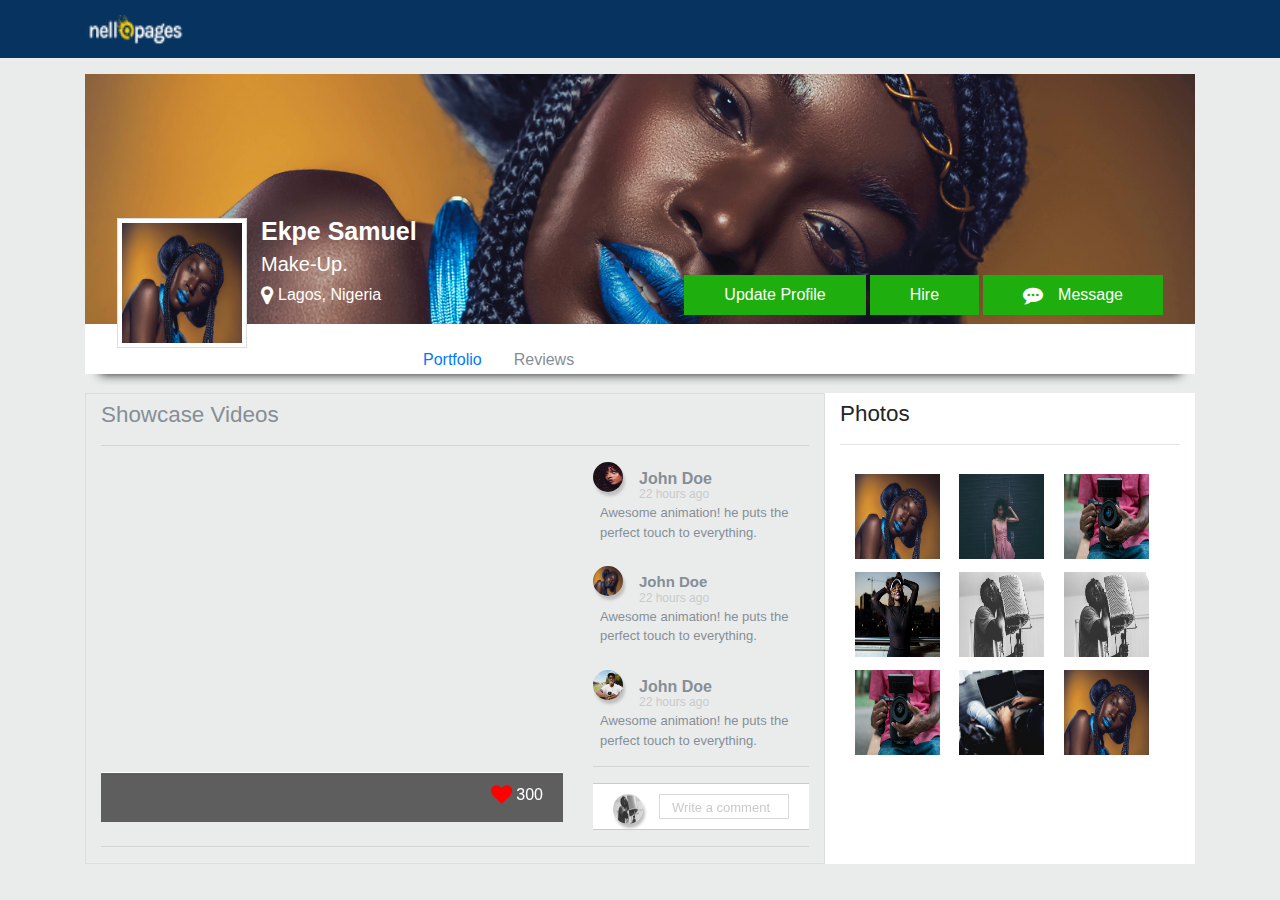
<file: portfolio.html>
<!DOCTYPE html>
<html lang="en">

  <head>

    <meta charset="utf-8">
    <meta name="viewport" content="width=device-width, initial-scale=1, shrink-to-fit=no">
    <meta name="description" content="">
    <meta name="author" content="">

    <title>NelloPages</title>

    <!-- Bootstrap core CSS -->
    <link href="vendor/bootstrap/css/bootstrap.min.css" rel="stylesheet">
    <link rel="stylesheet" href="vendor/font-awesome-4.7.0/css/font-awesome.min.css">
    <!-- Custom styles for this template -->
    <link href="css/main.css" rel="stylesheet">
  </head>


  <body class="profile-body">
    <!-- Navigation -->
    <nav class="navbar navbar-expand-lg navbar-dark profile-navbar">
      <div class="container" >
        <a class="navbar-brand profile-navbar-logo" href="#"><img src="./img/logo.png" style="width: 100px; height: 30px;"></a>
        <button class="navbar-toggler" type="button" data-toggle="collapse" data-target="#navbarResponsive" aria-controls="navbarResponsive" aria-expanded="false" aria-label="Toggle navigation">
          <span class="navbar-toggler-icon"></span>
        </button>
        <div class="collapse navbar-collapse" id="navbarResponsive">
        <!-- Search bar -->
       <!--  <div class="col-lg-6 profile-search-box">
          <div class="input-group">
          <input type="text" id="profile-search-bar" class="form-control" placeholder="Search for anything" aria-label="Search for...">
          </div>
         </div> -->
        </div>
      </div>
    </nav>

    <!-- Page Content -->
<div class="container">
      <!-- Jumbotron Header -->
    <section class="profile-jumbotron-header">
      <header class="jumbotron my-3 profile-my-3">
        <div>
        <img align="left" class="img-thumbnail img-fluid" src="./img/gal1.jpg" alt="Profile image example" style="width: 130px; height: 130px;">
        </div>
          <section class="profile-box">
          <div class="profile-profile-text">
            <h1 id="username">Ekpe Samuel</h1>
            <h5 id="talent">Make-Up.</h5>
            <i class="fa fa-map-marker fa-lg text-white" aria-hidden="true"></i><span class="location text-white" style="padding-left: 5px;">Lagos, Nigeria</span>
          </div>
          </section>

        <!-- <a href="#" class="btn btn-primary btn-lg">Call to action!</a> -->
        <a href="#" class="profile-header-btn btn btn-primary float-right profile-jumbotron-message"><i class="fa fa-commenting fa-lg" aria-hidden="true"></i><span style="margin-left: 5px;">Message</span></a>
        <a href="#" class="profile-header-btn btn btn-primary float-right" style="margin-right: 4px;">Hire</a>
        <a href="#" class="profile-header-btn btn btn-primary float-right" style="margin-right: 4px;">Update Profile</a>


      </header>
        <ul class="section-nav nav justify-content-left profile-section-nav">
          <li class="nav-item">
            <a class="nav-link active" href="profile.html">Portfolio</a>
          </li>
          <li class="nav-item">
            <a class="nav-link disabled" href="review.html">Reviews</a>
          </li>
        </ul>
    </section>

<!-- Page Content -->

    <!-- Page Content -->
    <div class="container profile-page-content">

      <div class="row">
        <!-- Post Content Column -->
        <div class="col-lg-8 col-sm-8 profile-main-content">
          <!-- Title -->

          <h3 class="text-muted mt-1"><small>Showcase Videos</small></h3>
          <hr>
          <!-- Preview video -->
        <div class="row">
          <div class="col-sm-8">
            <div class="embed-responsive embed-responsive-16by9">
            <div class="holder">
             <iframe src="https://www.youtube.com/embed/mN0zPOpADL4?" width="640" height="360" frameborder="0" webkitallowfullscreen mozallowfullscreen allowfullscreen></iframe>

              <div class="bar">
                <div class="align-content-end text-right" style="margin-right: 20px; margin-top: 10px;">
                  <a>
                  <i class="fa fa-heart fa-lg" aria-hidden="true"></i>
                  </a>
                  <span class="likes text-white">300</span>
                </div>
              </div>
            </div>
            </div>
          </div>

          <div class="col-sm-4">
              <div class="media mt-0">
                <img class="profile-images d-flex mr-3 rounded-circle" src="./img/profile1.jpg" alt="">
                <div class="media-body text-muted">
                  <h6 class="mt-2"><strong>John Doe</strong></h6>
                  <div class="desc">22 hours ago</div>
                  <div class="profile-comments">Awesome animation! he puts the perfect touch to everything.</div>
                </div>
              </div>
<br />
              <div class="media mt-0">
                <img class="profile-images d-flex mr-3 rounded-circle" src="./img/gal1.jpg" alt="">
                <div class="media-body text-muted profile-text-muted">
                  <h6 class="mt-2"><strong>John Doe</strong></h6>
                  <div class="desc">22 hours ago</div>
                  <div class="profile-comments">Awesome animation! he puts the perfect touch to everything.</div>
                </div>
              </div>
<br />
              <div class="media mt-0">
                <img class="profile-images d-flex mr-3 rounded-circle" src="./img/profile3.jpg" alt="">
                <div class="media-body text-muted">
                  <h6 class="mt-2"><strong>John Doe</strong></h6>
                  <div class="desc">22 hours ago</div>
                  <div class="profile-comments">Awesome animation! he puts the perfect touch to everything.</div>
                </div>
              </div>
<hr>
            <section class="comment-section">
              <div class="media mt-0">
                <img class="profile-images d-flex mr-3 rounded-circle" src="./img/studio.jpg" alt="">
                <div class="media-body text-muted">
                  <input type="text" class="form-control" placeholder="Write a comment" aria-label="Username" aria-describedby="sizing-addon2">
                </div>
              </div>
            </section>
          </div>
        </div>

<hr>
        </div>

        <!-- Sidebar Widgets Column -->
  <div class="col-md-4 profile-side-bar">
          <!-- Title -->
          <h3 class="mt-1"><small>Photos</small></h3>
          <hr>
    <div class="container">
      
      <!-- <h1 class="my-4">Welcome to nellOpages</h1> -->
      <div class="row mt-4">
      <div class="col-sm-12 justify-content-center">
       <img src="img/gal1.jpg" class="side-img img-fluid side-img" alt="...">
       <img src="img/gal-look.jpg" class="side-img img-fluid side-img" alt="...">
       <img src="img/camera.jpg" class="side-img img-fluid side-img" alt="...">
       </div>
      </div>

      <!-- row 2 -->
      <div class="row justify-content-center mt-2">
      <div class="col-sm-12">
       <img src="img/gal-smile.jpg" class="img-fluid side-img" alt="...">
       <img src="img/studio.jpg" class="img-fluid side-img" alt="...">
       <img src="img/studio.jpg" class="img-fluid side-img" alt="...">
     </div>
      </div>

      <!-- row 3 -->
      <div class="row justify-content-center mt-2">
       <div class="col-sm-12">
       <img src="img/camera.jpg" class="img-fluid side-img" alt="...">
       <img src="img/code.jpg" class="img-fluid side-img" alt="...">
       <img src="img/gal1.jpg" class="img-fluid side-img" alt="...">
     </div>
      </div>

    </div>
          
        </div>

      </div>
      <!-- /.row -->

    </div>
</div>
    <!-- /.container -->
<!-- /.container -->

    <!-- Bootstrap core JavaScript -->
    <script src="vendor/jquery/jquery.min.js"></script>
    <script src="vendor/popper/popper.min.js"></script>
    <script src="vendor/bootstrap/js/bootstrap.min.js"></script>

  </body>

</html>
</file>
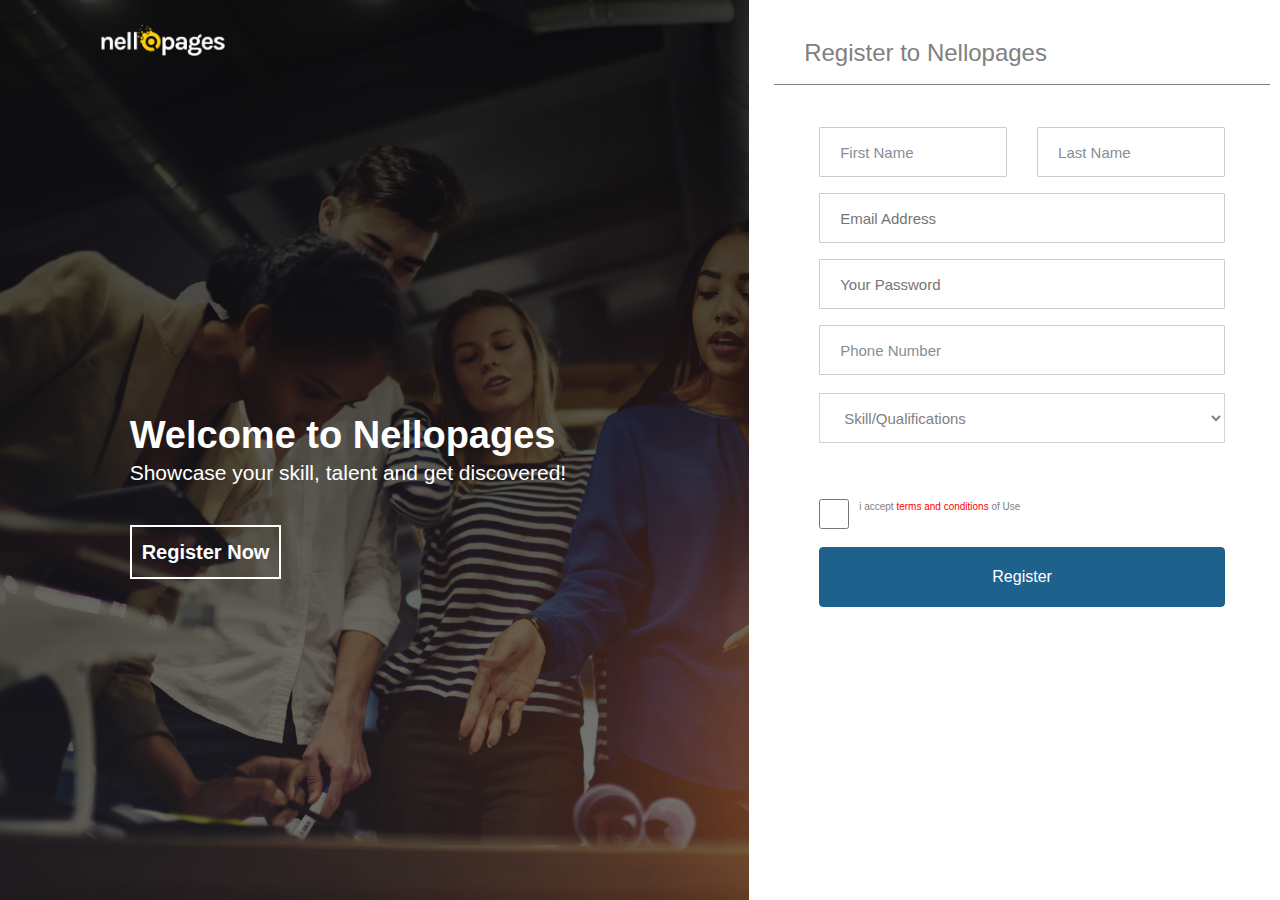
<file: register.html>
<!DOCTYPE html>
<html lang="en">
	<head>
		<meta charset="utf-8">
    <meta name="viewport" content="width=device-width, initial-scale=1, shrink-to-fit=no">
    <meta name="description" content="">
    <meta name="author" content="">
    <title>nellOpages</title>

    <!-- Bootstrap core CSS -->
    <link href="vendor/bootstrap/css/bootstrap.min.css" rel="stylesheet">
    <link rel="stylesheet" href="vendor/font-awesome-4.7.0/css/font-awesome.min.css">
    <!-- Custom styles for this template -->
    <link rel="stylesheet" type="text/css" href="css/main.css">

  </head>
  <body>

  					<div class="register-main-container">
  						<div class="row">
  						<div class=" jumbotron-fluid col-md-7 register-left-section">
  						<div class="register-logo"> <img src="./img/logo2.png"> </div>
								  <div class="container register-content">
								    <h2 class="display-3">Welcome to Nellopages</h2>
								    <p class="lead">Showcase your skill, talent and get discovered!</p>
  									<button>Register Now</button>
								  </div>
							</div>

  							<div class="col-md-5 register-right-section">
  								<section class="register-top">
  									<p>Register to Nellopages</p>
  								</section>

  					<div class="register-welcome-2">
						<br>
						<form class="register-register__page">
							<div class="register-input-1">
								<div class="row">
							        <div class="col-sm-6 register-form-group">
							          <input class="form-control" id="name" name="name" placeholder="First Name" type="text" required>
							        </div>
							        <div class="col-sm-6 register-form-group">
							          <input class="form-control" id="name" name="name" placeholder="Last Name" type="text" required>
							        </div>
							     </div>
							</div>
							 
							<div class="register-form-group">
								<input type="email" name="email" class="form" placeholder="Email Address" required>
								<input type="password" class="form" placeholder="Your Password" required>
								<input type="text" class="form-control" placeholder="Phone Number" required>
									<p class="tab">
										<select  required>
											<option value="" selected>Skill/Qualifications</option>
											<option value="">Tailor</option>
											<option value="">Front-End Developer</option>
											<option value="">MUA</option>
											<option value="">Graphic Desinger</option>
											<option value="">Musician</option>
											<option value="">Photographer</option>
										</select>
									</p>
							</div>
							
							<div class="register-checkbox">
								<label>
									<input type="checkbox" >
									<a class="register-i-accept">i accept <a class="register-terms-and-conditions" href="">terms and conditions</a> of Use</a>
								</label>
							</div>
							<button class="btn btn-primary form-control register-button">
								 Register
							</button>
						</form>
					</div>

  							</div>

  						</div>
  					</div>











 		<!-- Bootstrap core JavaScript -->
    <!-- <script src="https://use.fontawesome.com/d5f7a8c722.js"></script> -->
    <script src="vendor/jquery/jquery.min.js"></script>
    <script src="vendor/bootstrap/js/bootstrap.min.js"></script>

  </body>

</html>
</file>
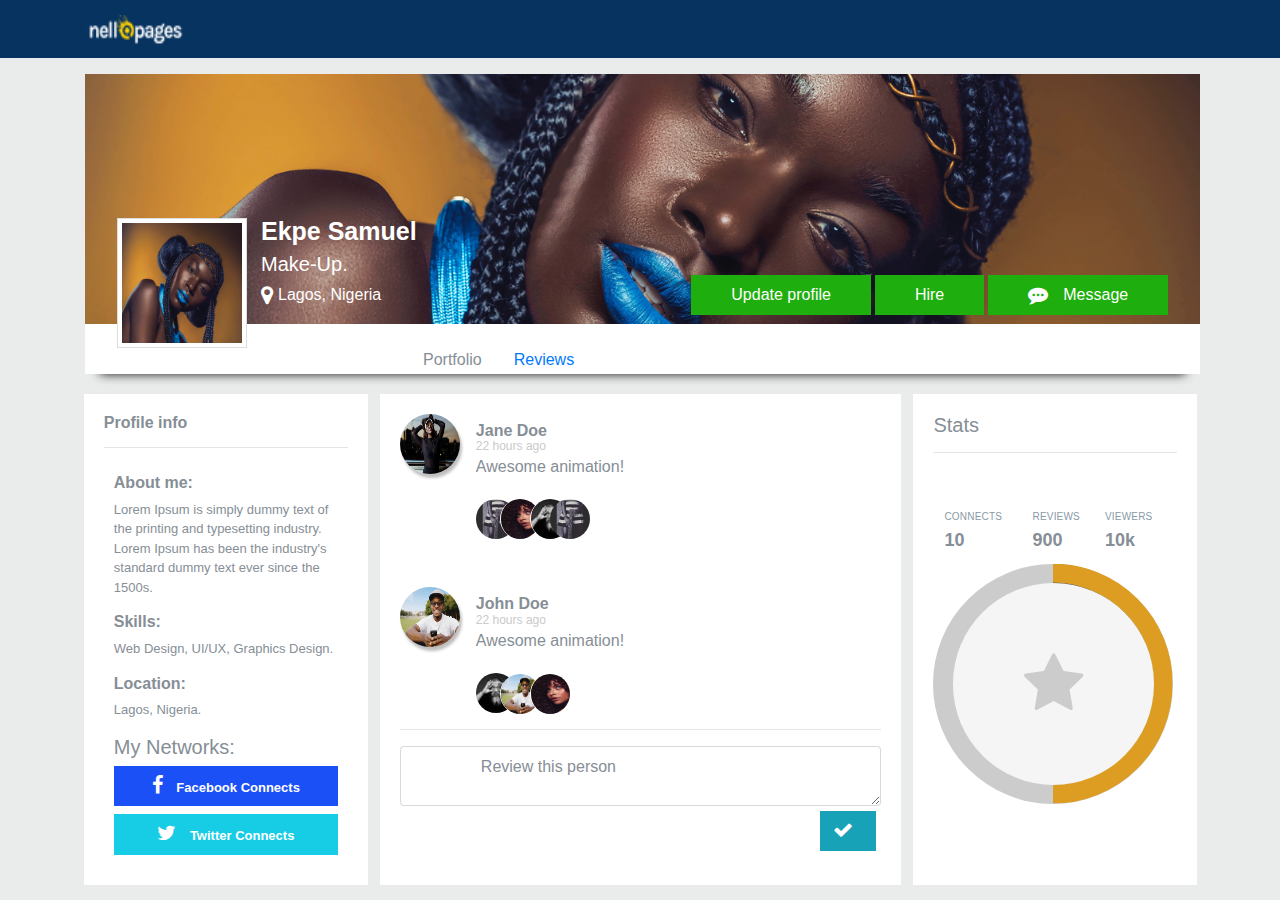
<file: review.html>
<!DOCTYPE html>
<html lang="en">

  <head>

    <meta charset="utf-8">
    <meta name="viewport" content="width=device-width, initial-scale=1, shrink-to-fit=no">
    <meta name="description" content="">
    <meta name="author" content="">
    <title>nellOpages</title>

    <!-- Bootstrap core CSS -->
    <link href="vendor/bootstrap/css/bootstrap.min.css" rel="stylesheet">
    <link rel="stylesheet" href="vendor/font-awesome-4.7.0/css/font-awesome.min.css">
    <!-- Custom styles for this template -->
    <link href="css/main.css" rel="stylesheet">
    <!-- <link rel="stylesheet" href="css/circle.css"> -->
  </head>

  <body class="review-body">

    <!-- Navigation -->
    <nav class="navbar navbar-expand-lg review-navbar

    ">
      <div class="container">
        <a class="navbar-brand" href="#"><img src="./img/logo.png" style="width: 100px; height: 30px;"></a>
        <button class="navbar-toggler" type="button" data-toggle="collapse" data-target="#navbarResponsive" aria-controls="navbarResponsive" aria-expanded="false" aria-label="Toggle navigation">
          <span class="navbar-toggler-icon"></span>
        </button>
        <div class="collapse navbar-collapse" id="navbarResponsive">
        <!-- Search bar -->
       <!--  <div class="col-lg-6 search-box">
          <div class="input-group">
          <input type="text" id="search-bar" class="form-control" placeholder="Search for anything" aria-label="Search for...">
          </div>
         </div> -->
        </div>
      </div>
    </nav>

      <!-- Page Content -->
  <div class="container">
        <!-- Jumbotron Header -->

      <section class="jumbotron-header">
       <div>
        <header class="jumbotron my-3">
          <div>
          <img align="left" class="img-thumbnail img-fluid" src="./img/gal1.jpg" alt="Profile image example" style="width: 130px; height: 130px;">
          </div>

          <section class="profile-box">
          <div class="profile-text">
            <h1 id="username">Ekpe Samuel</h1>
            <h5 id="review-talent">Make-Up.</h5>
            <i class="fa fa-map-marker fa-lg text-white" aria-hidden="true"></i><span class="text-white" style="padding-left: 5px;">Lagos, Nigeria</span>
          </div>
          </section> 
          <!-- <a href="#" class="btn btn-primary btn-lg">Call to action!</a> -->
          <a href="#" class="header-btn btn btn-primary float-right message"><i class="fa fa-commenting fa-lg" aria-hidden="true"></i><span style="margin-left: 5px;">Message</span></a>
          <a href="#" class="header-btn btn btn-primary float-right" style="margin-right: 4px;">Hire</a>
          <a href="#" class="header-btn btn btn-primary float-right" style="margin-right: 4px;">Update profile</a>
        </header>
      </div>
        <ul class="section-nav nav justify-content-left">
          <li class="nav-item">
            <a class="nav-link disabled" href="portfolio.html">Portfolio</a>
          </li>
          <li class="nav-item">
            <a class="nav-link active" href="review.html">Reviews</a>
          </li>
        </ul>
      </section>

  <!-- Page Content -->
  <section class="main-section text-muted">
      <!-- Page Content -->
      <div class="row">
        <div class="card w-25 left-card">
          <div class="card-body">
            <h6 class="font-weight-bold">Profile info</h6>
            <hr>
            <div class="card-text" style="padding: 10px;">
              <div class="info">
                  <h6 class="font-weight-bold">About me:</h6>
                  <p class="about text-muted" style="font-size: 13px;">
                      Lorem Ipsum is simply dummy text of the printing and typesetting industry. Lorem Ipsum has been the industry's standard dummy text ever since the 1500s.
                 </p>
              </div>
              <div class="info">
                  <h6 class="font-weight-bold">Skills:</h6>
                  <p class="text-muted" style="font-size: 13px;">
                      Web Design, UI/UX, Graphics Design.
                 </p>
              </div>
              <div class="info">
                  <h6 class="font-weight-bold">Location:</h6>
                  <p class="text-muted" style="font-size: 13px;">
                      Lagos, Nigeria.
                 </p>
              </div>
              <div class="info">
                  <h5>My Networks:</h5>
                    <button type="button" class="networks font-weight-bold fb-connect btn btn-lg btn-block">
                      <i class="fa fa-facebook" aria-hidden="true" style="padding-right: 10px;"></i>
                    Facebook Connects</button>

                    <button type="button" class="networks font-weight-bold tw-connect btn btn-lg btn-block">
                      <i class="fa fa-twitter" aria-hidden="true" style="padding-right: 10px;"></i>
                    Twitter Connects</button>

                    <!-- <button type="button" class="networks font-weight-bold insta-connect btn btn-lg btn-block">
                      <i class="fa fa-instagram" aria-hidden="true" style="padding-right: 10px;"></i>
                    Instagram Connects</button>
 -->              </div>
            </div>
            <!-- <a href="#" class="btn btn-primary">Button</a> -->
          </div>
        </div>
        <div class="card w-60">
          <div class="card-body">
              <div class="media mt-0">
                <img class="d-flex mr-3 rounded-circle" src="./img/gal-smile.jpg" alt="">
                  <div class="media-body text-muted">
                  <h6 class="mt-2"><strong>Jane Doe</strong></h6>
                  <div class="desc">22 hours ago</div>
                    Awesome animation!
                    <section class="review-likes">
                      <img class="review-img-static rounded-circle" src="img/profile2.jpg" alt="">
                      <img class="review-small-img rounded-circle" src="img/profile1.jpg" alt="">
                      <img class="review-small-img review-img2 rounded-circle" src="img/circle.jpg" alt="">
                      <img class="review-img-static rounded-circle" src="img/profile2.jpg" alt="" style="margin-left: 30px;">
                    </section>
                  </div>
            </div>
              <div class="media mt-5">
                <div>
                <img class="d-flex mr-3 rounded-circle" src="img/profile3.jpg" alt=""></div>
                  <div class="media-body text-muted">
                  <h6 class="mt-2"><strong>John Doe</strong></h6>
                  <div class="desc">22 hours ago</div>
                    Awesome animation!
                    <section class="review-likes">
                      <img class="review-img-static rounded-circle" src="img/circle.jpg" alt="">
                      <img class="review-small-img review-line-two rounded-circle" src="img/profile3.jpg" alt="">
                      <img class="review-small-img img2 review-line-two-2 rounded-circle" src="img/profile1.jpg" alt="">
                    </section>
                  </div>
            </div>
            <hr>
            <!-- review -->
            <div class="input-group review">
              <textarea type="text" class="form-control" placeholder="Review this person" aria-label="Recipient's username" aria-describedby="basic-addon2"></textarea>
            </div>
            <span class="btn btn-info" id="basic-addon2" style="height: 40px; float: right; margin-top: 5px; margin-right: 5px;"><i class="fa fa-check" aria-hidden="true"></i></span>
          </div>
        </div>
        <!-- right card -->
        <div class="card w-25 right-card">
          <div class="card-body">
            <h5 class="card-title">Stats</h5>
            <hr>
         <br>
          <div class="review-twPc-divStats">
            <ul class="review-twPc-Arrange">
              <li class="review-twPc-ArrangeSizeFit">
                <span class="review-twPc-StatLabel twPc-block">Connects</span>
                <span class="review-twPc-StatValue"><strong>10</strong></span>
                <!-- <span class="twPc-StatLabel twPc-block">Connects</span> -->
              </li>
              <li class="review-twPc-ArrangeSizeFit">
                <span class="review-twPc-StatLabel twPc-block">Reviews</span>
                <span class="review-twPc-StatValue"><strong>900</strong></span>
                <!-- <span class="twPc-StatLabel twPc-block">Reviews</span> -->
              </li>
              <li class="review-twPc-ArrangeSizeFit">
                 <span class="review-twPc-StatLabel twPc-block">Viewers</span>
                <span class="review-twPc-StatValue"><strong>10k</strong></span>
               <!--  <span class="twPc-StatLabel twPc-block">Viewers</span> -->
              </li>
            </ul>
          </div>
  <!-- circle rating -->

                 <div class="clearfix">

                    <div class="c100 p50 big orange">
                      
                        <span><i class="fa fa-star fa-lg" aria-hidden="true" style="padding-top: 30px; margin-top: 30px;"></i></span>
                        <div class="slice">
                            <div class="bar"></div>
                            <div class="fill"></div>
                        </div>
                    </div>

                </div>

          </div>
        </div>

      </div>  
          <!-- /row -->
  </section>
  <!--/ section -->

  </div>
      <!-- /.container -->



    <!-- Bootstrap core JavaScript -->
    <!-- <script src="https://use.fontawesome.com/d5f7a8c722.js"></script> -->
    <script src="vendor/jquery/jquery.min.js"></script>
    <script src="vendor/popper/popper.min.js"></script>
    <script src="vendor/bootstrap/js/bootstrap.min.js"></script>

  </body>

</html>
</file>
<file: css/main.css>
/*Profile*/

 
.profile-body {
    background: #EAECEC;
}

@media (min-width: 992px) {
    .profile-body{
        
    }
}

.profile-navbar {
  background-color: rgb(7,51,96);
}
/* header-btn */
.profile-jumbotron-message {
  float: left; 
  padding-left: 15px;
}
.container .profile-header-btn {
  color: #fff;
  background: #1EAE0D;
  margin-top: -2em; 
  border: none;
  border-radius: 0px;
  padding-right: 40px;
  padding-left: 40px;  
  padding-top: 10px;
  padding-bottom: 10px;
}

.profile-header-btn:hover {
  background: #fff;
  color: #1EAE0D;
  
}

/* search */
.profile-search-box input::placeholder {
  font-size: 13px;
  padding-left: 60px;
}


#profile-search-bar {
  border-radius: 0px;
  background-image: url('../img/search2.png');
  background-repeat: no-repeat;
  padding: 10px;
  background-position: 30px 8px;
}

.profile-search-box {
  margin-left: 10em;
}
.search-i {
  float: left;
  padding-right: 20px;
  margin-right: 0px;
  /*margin-top: -20px;*/
  position: relative;
  z-index: 2;
  color: grey;
}

/* page content */
.profile-page-content {
  margin-top: 1.2em;
}

.profile-main-content {
  border: 1px solid rgba(0, 0, 0, 0.06); 
}

/* side bar */
.profile-side-bar {
  background-color: #fff;
/*  margin-left: 5.7em;*/

}
.side-img {
  height: 90px;
  width: 100px;
  padding-right: 15px;
  padding-top: 5px;
}


/* jmb header */
.profile-jumbotron-header {
  background-color: #fff;
  height: 300px;
  box-shadow: 0px 15px 10px -15px #111;
}
.profile-my-3 {
  height: 250px;
  background-image: url('../img/gal1.jpg');
  border-radius: 0px;
  background-repeat: no-repeat;
  background-size: cover;
  background-position: center;
  position: relative; 
}

.profile-section-nav {
  padding-left: 10em;
}

.img-thumbnail {
  margin-top: 5em; 
  border-radius: 0px;
}


/* profile text */
.profile-profile-text>h1{
    font-weight: 700;
    font-size: 25px;
    color: #FFF;
    margin-top: 3.2em;
}

.profile-profile-text {
  background: transparent; 
  width: 40%; 
  padding-left: 9em;
}
#talent {
  color: #FFF;
  font-weight: 500;
}

/* rounded circle */
.media .d-flex .rounded-circle {
  height: 2px;

}

/* desc */
.desc {
  font-size: 10px;
  color: #C9CACA;
  margin-top: -10px;
}

.media input::placeholder {
  font-size: 13px;
  color: #C9CACA;
/*  padding-left: 60px*/;
}
.media input {
  border-radius: 0px;
  height: 25px;

}

.comment-section {
background-color: #FFF;
padding-top: 10px;
padding-bottom: 5px;
padding-right: 20px;
padding-left: 20px;
border-top: 1px solid #C9CACA;
border-bottom: 1px solid #C9CACA;
}

.profile-comments {
font-size: 13px;
margin-left: -3em;
}

.profile-text-muted h6 {
font-size: 15px;
}
.media .profile-images {
  height: 30px;
  width: 30px;
}

.holder {
  /*position: relative;*/
  height: 100px;
}
.bar {
  position: absolute;
  /*top: 0;*/
  left: 0;
  bottom: 0;
  width: 100%;
  height: 50px;
  background: rgba(0, 0, 0, 0.6);
  border-top: 1px solid #fff;

}
iframe {
  height: 100%;
  width: 100%;
}


/* Icon pulse */
.fa-heart {
  color: red;
  cursor: pointer;
  display: inline-block;
  -moz-animation: pulse 2s infinite linear;
  -o-animation: pulse 2s infinite linear;
  -webkit-animation: pulse 2s infinite linear;
  animation: pulse 2s infinite linear;
}

@-webkit-keyframes pulse {
  0% { opacity: 1; }
  50% { opacity: 0; }
  100% { opacity: 1; }
}
@-moz-keyframes pulse {
  0% { opacity: 1; }
  50% { opacity: 0; }
  100% { opacity: 1; }
}
@-o-keyframes pulse {
  0% { opacity: 1; }
  50% { opacity: 0; }
  100% { opacity: 1; }
}
@-ms-keyframes pulse {
  0% { opacity: 1; }
  50% { opacity: 0; }
  100% { opacity: 1; }
}
@keyframes pulse {
  0% { opacity: 1; }
  50% { opacity: 0; }
  100% { opacity: 1; }
}

/*profile*/




/* review.css */

/* review.css */


.review-body {
  background: #EAECEC;
  
}

@media (min-width: 992px) {
    .review-body {
        

    }
}

/* nav-bar*/
.review-navbar {
  background-color: rgb(7,51,96);
}
/* header-btn */
.message {
  /*float: left;*/ 
  padding-left: 15px;
}
.container .header-btn {
  color: #fff;
  background: #1EAE0D;
  margin-top: -2em; 
  border: none;
  border-radius: 0px;
  padding-right: 40px;
  padding-left: 40px;  
  padding-top: 10px;
  padding-bottom: 10px;
}

.header-btn:hover {
  background: #fff;
  color: #1EAE0D;
}

/* search */
#search-bar {
  border-radius: 0px;
  background-image: url('../img/search2.png');
  background-repeat: no-repeat;
  padding: 10px;
  background-position: 30px 8px;
}

.search-box {
  margin-left: 10em;
}
.search-i {
  float: left;
  padding-right: 20px;
  margin-right: 0px;
  /*margin-top: -20px;*/
  position: relative;
  z-index: 2;
  color: grey;
}
.search-box input::placeholder {
  font-size: 13px;
  padding-left: 60px;
}

/* jmb header */
.jumbotron-header {
  background-color: #fff;
  height: 300px;
  box-shadow: 0px 15px 10px -15px #111;
  width: 69.7em;
  margin-right: 3px;
}
.my-3 {
  height: 250px;
  background-image: url('../img/gal1.jpg');
  border-radius: 0px;
  background-repeat: no-repeat;
  background-size: cover;
  background-position: center;
  position: relative; 
}
.section-nav {
  padding-left: 10em;
}
.img-thumbnail {
  margin-top: 5em; 
  border-radius: 0px;
}

/* .main-section */
.main-section {
  margin-top: 20px;
  margin-left: 3.8px;
}

/* CARDS */

/* left-card */

.card {
  border: none;
  border-radius: 0px;

}
.left-card {
  margin-right: 12px; 
  margin-left: 10px;
}

/* right-card */
.right-card {
  margin-left: 12px;

}
.progress-bar {
  padding-top: 10px;
  padding-left: 10px;
}
.progress-bar:hover {
  opacity: 0.7;
}
.progress, .progress-bar {
  height: 30px;
  border-radius: 0px;

}
.circle-progress {
  border-radius: 50px;
  width: 50px;
  height: 50px;


}

/* middle card */
.w-60 {
  width: 32.6em;
}
.networks {
  font-size: 13px;
  color: #fff;
  border-radius: 0px; 
  cursor: pointer;
}
.networks:hover {
  box-shadow: 5px 5px 5px #111;
}
.fb-connect {
  background-color: #1B50F7;
}
.tw-connect {
  background-color: #17CCE5;
}



.desc {
  font-size: 12px;
  color: #C9CACA;
}
.mr-3 {
  height: 60px;
  width: 60px;
  box-shadow: 2px 4px 3px #BFBFBF;
}
.review-img-static {
  margin-top: 20px;
  width: 40px; 
  height: 40px;
  position: relative;
  top: 0;
  left: 0;
}
.review-small-img {
  margin-top: 20px;
  width: 40px; 
  height: 40px;
  position: absolute;
  top: 85px;
  left: 120px;
  border-left: 1px solid #fff; 
}
.review-img2 {
  margin-top: 20px;
  left: 150px;
} 

.review-line-two {
  top: 260px;
  left: 120px;  
}
.review-line-two-2 {
  left: 150px;
  top: 260px;
}
/* review */
.review {
  border-radius: 0px;
}
.review .form-control {
  padding-left: 5em;
  padding-top: 10px;
}
.btn-info {
  border-radius: 0px;
}

.review input::placeholder {
  font-size: 13px;
}

/* Stats */
.review-twPc-divStats {
    margin-left: 11px;
    padding: 10px 0;
}
.review-twPc-Arrange {
    box-sizing: border-box;
    display: table;
    margin: 0;
    min-width: 100%;
    padding: 0;
    table-layout: auto;
}
ul.review-twPc-Arrange {
    list-style: outside none none;
    margin: 0;
    padding: 0;
}
.review-twPc-ArrangeSizeFit {
    display: table-cell;
    padding: 0;
    vertical-align: top;
}
.review-twPc-ArrangeSizeFit a:hover {
    text-decoration: none;
}
.review-twPc-StatValue {
    display: block;
    font-size: 18px;
    font-weight: 500;
    transition: color 0.15s ease-in-out 0s;
}
.review-twPc-StatLabel {
    color: #8899a6;
    font-size: 10px;
    letter-spacing: 0.02em;
    overflow: hidden;
    text-transform: uppercase;
    transition: color 0.15s ease-in-out 0s;
}

/* profile text */
.profile-text>h1{
    font-weight: 700;
    font-size: 25px;
    color: #FFF;
    margin-top: 3.2em;
}
.profile-text {
  background: transparent; 
  width: 40%; 
  padding-left: 9em;
}
#review-talent {
  color: #FFF;
  font-weight: 500;
}



/*review*/


/*circle*/


/*review*/


/*Index Page*/


.index-body {
    /*padding-top: 54px;*/
}

@media (min-width: 992px) {
    .index-body {
        /*padding-top: 56px;*/
    }
}

.navbar-index{
  background-color: #000;
}

.index-content{
  margin: 0 auto;
}


.navbar-brand img{
  height: 30px; 
  width: 110px;
}

.dropdown-btn{
  width: 100%; 
  font-size: 10px; 
  height: 30px;
}

.showcase-btn{
  width: 100%; 
  font-size: 10px;
}

.carousel-item {
    height: 65vh;
    min-height: 300px;
    background: no-repeat center center scroll;
    -webkit-background-size: cover;
    -moz-background-size: cover;
    -o-background-size: cover;
    background-size: cover;
}

.carousel-item-1{
  background-image: url(../img/brunch.jpg);
}

.carousel-item-2{
  background-image: url(../img/tailor.jpg);
}

.carousel-item-3{
  background-image: url(../img/gal-smile.jpg);
}

.carousel-item-4{
  background-image: url(../img/Skype-mom.jpg);
}

.carousel-item-5{
  background-image: url(../img/gal1.jpg);
}

.carousel-item-6{
  background-image: url(../img/gal-look.jpg);
}

.input-search{
  width: 50%; 
  position: absolute; 
  top: 50%; 
  color: #fff; 
  margin-left: 25%;
}

.btn-input-search{
  height: 59px; 
  padding-left: 20px;
  padding-right: 20px; 
  background-attachment: fixed;
}

.img-col-container{
  width: 70%;
  margin-bottom: 50px;
  margin-top: 20px;
}


/*last footer*/

.privacy{
  float: right;
}

 #social-em:hover {
     color: #f39c12;
 }

 #social-em{
  color: #fff;
  font-size: 25px;
  padding-top: 5px;
  /*padding-right: 15px;*/
 }

 .index-nav-item{
  padding-left: 15px;
 }

/*button*/


.img-rol{
  padding-top: 10px;
  padding-bottom: 10px;
  
}



.img-rol img { 
    /*transform: scale(1.05);*/
    opacity: 0.5;
    color: #3498DB !important;
    transition: all 0.5s ease-out;

}

.img-rol img:hover { 
    transform: scale(1.05);
    opacity: 10;
    color: #fff !important;
    /*transition: all 0.5s ease-out;*/

}

.centered {
    position: absolute;
    top: 50%;
    left: 50%;
    transform: translate(-50%, -50%);
    font-size: 18px;
}



  /*Img text centered*/
.col-img-container {
    position: relative;
    text-align: center;
    color: white;
}

.mr-2 img{
  height: 180px;
  width: 180px;
}

.index-footer{
  height: 120px;
}

.privacy{
  float: right;
}

/*Index Page*/


/*PASSWORD*/


.password-body{
  background-color: lightgrey;
}
.password-navbar{
  background-color: #e0e0e0;
}

.password-navbar-img{
  width: 100px; 
  margin-top: -5px; 
  margin-bottom: -10px; 
  margin-right: 50px;
}

.password-input{
  width: 45%; 
  padding-left: 20px;
}

.password-navbar-li li{
  margin-top: -5px;
  margin-bottom: -10px;
}

.password-navbar-img-circle{
  width: 50px; 
  height: 50px;
}

.navbar-rounded-img{
  margin-top: 2px;
  width: 63px;
  height: 63px;
}

.navbar-label{
  margin-top: -10px;
}
.password-navbar{
  margin: 0px;
  padding: 5px;
  background-color: rgb(7,51,96);
}
.navbar-search{
  height: 45px; 
  width: 450px; 
  margin-left: 30px;
  border-radius: 0px; 
  border-style: hidden;
  background-image:url(../img/find.jpg); 
  background-position: 50px -15px; 
  background-repeat: no-repeat; 
  padding-left: 100px; 
  background-size: 70px; 
  font-size: 13px;
}


/* BODY */
.left-section{
    background-color: transparent;
    height: 75%;
}
.right-section{
    background-color: transparent;
    height: 75%;
}
.display-picture{
  padding-top: 5px;
  border-radius: 5px;
  width: 85px;
  height: 75px;
  margin: auto;
  background-color: white;
  margin-bottom: 10px;
}
.d-p{
  margin: auto;
  background-color: red;
  width: 60px;
  height: 60px;
  border-radius: 100px;
}
.d-p img{
  width: 60px;
  height: 60px;
  border-radius: 100px;
}

.middle-section{
  padding-left: 50px;
  padding-right: 50px;
  padding-top: 10px;
  padding-bottom: 10px;
  margin-bottom: 0px;
  background-color: white;
}
.top{
  text-align: right;
  padding-right: 45px;
  padding-top: 3px;
  background-color: white;
  border-bottom-style: solid;
  border-bottom-width: 1px;
  border-bottom-color: lightgrey;
  height: 40px;
}

.input-1 textarea{
  overflow: hidden;
}

.top p{
  margin-top: 7px;
  font-size: 14px;
}
.here{
  color: #ffc107;
}
.pass-conf{
  padding-left: 40px;
  padding-right: 40px;
  padding-bottom: 20px;
}
.input-1 input{
  padding: 12px;
}
label{
  color: grey;
  font-size: 10px;
}
.input-2 input{
  padding: 12px;
  border-style: hidden;
}
.input-2 input[type="file"]{
  padding: 10px; 
  background: #e0e0e0;
}

.password-save-button {
  height: 40px;
  width: 100px;
  font-size: 17px;
  color: #fff;
  border-style: hidden;
}
.headertwo{
  padding-top: 15px;
  margin-bottom: 10px;
  height: 50px;
  background-color: white;
}
.headertwo img{
}
.headertwo ul li {
  /*padding-left: 10px;*/
  margin-top: 10px;
  display: inline;
  margin: 10px;
  color: grey;
}
.headertwo li:hover a{
  text-decoration: none !important;
  color: black !important;
}
.headertwo li:active a{
  text-decoration: none !important;
  color: black !important;
}
.headertwo li:focus a{
  text-decoration: none !important;
  color: black !important;
}
.headertwo li:visited a{
  text-decoration: none !important;
  color: black !important;
}
.headertwo  li.d a{
  font-size: 14px;
  color: grey;
}
.headertwo  li.set a{
  font-size: 14px;
  color: black;
}
.headertwo  li.r a{
  height: 20px;
  font-size: 14px;
  color: grey;
}
.headertwo  li.r img{
  width: 10px;
  height: 10px;
}
.headertwo  li.c a{
  font-size: 14px;
  color: grey;
}
.headertwo  li.c img{
  width: 10px;
  height: 10px;
}
.headertwo  li.s a{
  font-size: 14px;
  color: grey;
}
.headertwo  li.set a{
  font-size: 14px;
  color: black;
}
#nav-two{
  margin-bottom: 10px;
}
#nav{
  color: white;

}
#active-page{
  color: black;
}

.form-body-color{
  background-color: #fff;
}

.password-footer{
  margin-top: 10px;
    width: 100%;
    height: 30px;
  background-color: grey;
  color: white;
  text-align: center;
}
.password-footer p{
  font-size: 14px;
}

/* RESPONSIVENESS */

@media screen and (min-width: 1024px) {
    body {
    }
}
@media screen and (max-width: 1024px) {
    #navvy {
        padding-left: 100px !important;
    }
    #search{
      margin-left: 0px !important;
    }
    .user{
      float: left !important;
    }
}


/*PASSWOR*/





/****************************************************************
 *
 * CSS Percentage Circle
 * 
 *
*****************************************************************/
.rect-auto, .c100.p51 .slice, .c100.p52 .slice, .c100.p53 .slice, .c100.p54 .slice, .c100.p55 .slice, .c100.p56 .slice, .c100.p57 .slice, .c100.p58 .slice, .c100.p59 .slice, .c100.p60 .slice, .c100.p61 .slice, .c100.p62 .slice, .c100.p63 .slice, .c100.p64 .slice, .c100.p65 .slice, .c100.p66 .slice, .c100.p67 .slice, .c100.p68 .slice, .c100.p69 .slice, .c100.p70 .slice, .c100.p71 .slice, .c100.p72 .slice, .c100.p73 .slice, .c100.p74 .slice, .c100.p75 .slice, .c100.p76 .slice, .c100.p77 .slice, .c100.p78 .slice, .c100.p79 .slice, .c100.p80 .slice, .c100.p81 .slice, .c100.p82 .slice, .c100.p83 .slice, .c100.p84 .slice, .c100.p85 .slice, .c100.p86 .slice, .c100.p87 .slice, .c100.p88 .slice, .c100.p89 .slice, .c100.p90 .slice, .c100.p91 .slice, .c100.p92 .slice, .c100.p93 .slice, .c100.p94 .slice, .c100.p95 .slice, .c100.p96 .slice, .c100.p97 .slice, .c100.p98 .slice, .c100.p99 .slice, .c100.p100 .slice {
  clip: rect(auto, auto, auto, auto);
}

.pie, .c100 .bar, .c100.p51 .fill, .c100.p52 .fill, .c100.p53 .fill, .c100.p54 .fill, .c100.p55 .fill, .c100.p56 .fill, .c100.p57 .fill, .c100.p58 .fill, .c100.p59 .fill, .c100.p60 .fill, .c100.p61 .fill, .c100.p62 .fill, .c100.p63 .fill, .c100.p64 .fill, .c100.p65 .fill, .c100.p66 .fill, .c100.p67 .fill, .c100.p68 .fill, .c100.p69 .fill, .c100.p70 .fill, .c100.p71 .fill, .c100.p72 .fill, .c100.p73 .fill, .c100.p74 .fill, .c100.p75 .fill, .c100.p76 .fill, .c100.p77 .fill, .c100.p78 .fill, .c100.p79 .fill, .c100.p80 .fill, .c100.p81 .fill, .c100.p82 .fill, .c100.p83 .fill, .c100.p84 .fill, .c100.p85 .fill, .c100.p86 .fill, .c100.p87 .fill, .c100.p88 .fill, .c100.p89 .fill, .c100.p90 .fill, .c100.p91 .fill, .c100.p92 .fill, .c100.p93 .fill, .c100.p94 .fill, .c100.p95 .fill, .c100.p96 .fill, .c100.p97 .fill, .c100.p98 .fill, .c100.p99 .fill, .c100.p100 .fill {
  position: absolute;
  border: 0.08em solid #307bbb;
  width: 0.84em;
  height: 0.84em;
  clip: rect(0em, 0.5em, 1em, 0em);
  -webkit-border-radius: 50%;
  -moz-border-radius: 50%;
  -ms-border-radius: 50%;
  -o-border-radius: 50%;
  border-radius: 50%;
  -webkit-transform: rotate(0deg);
  -moz-transform: rotate(0deg);
  -ms-transform: rotate(0deg);
  -o-transform: rotate(0deg);
  transform: rotate(0deg);
}

.pie-fill, .c100.p51 .bar:after, .c100.p51 .fill, .c100.p52 .bar:after, .c100.p52 .fill, .c100.p53 .bar:after, .c100.p53 .fill, .c100.p54 .bar:after, .c100.p54 .fill, .c100.p55 .bar:after, .c100.p55 .fill, .c100.p56 .bar:after, .c100.p56 .fill, .c100.p57 .bar:after, .c100.p57 .fill, .c100.p58 .bar:after, .c100.p58 .fill, .c100.p59 .bar:after, .c100.p59 .fill, .c100.p60 .bar:after, .c100.p60 .fill, .c100.p61 .bar:after, .c100.p61 .fill, .c100.p62 .bar:after, .c100.p62 .fill, .c100.p63 .bar:after, .c100.p63 .fill, .c100.p64 .bar:after, .c100.p64 .fill, .c100.p65 .bar:after, .c100.p65 .fill, .c100.p66 .bar:after, .c100.p66 .fill, .c100.p67 .bar:after, .c100.p67 .fill, .c100.p68 .bar:after, .c100.p68 .fill, .c100.p69 .bar:after, .c100.p69 .fill, .c100.p70 .bar:after, .c100.p70 .fill, .c100.p71 .bar:after, .c100.p71 .fill, .c100.p72 .bar:after, .c100.p72 .fill, .c100.p73 .bar:after, .c100.p73 .fill, .c100.p74 .bar:after, .c100.p74 .fill, .c100.p75 .bar:after, .c100.p75 .fill, .c100.p76 .bar:after, .c100.p76 .fill, .c100.p77 .bar:after, .c100.p77 .fill, .c100.p78 .bar:after, .c100.p78 .fill, .c100.p79 .bar:after, .c100.p79 .fill, .c100.p80 .bar:after, .c100.p80 .fill, .c100.p81 .bar:after, .c100.p81 .fill, .c100.p82 .bar:after, .c100.p82 .fill, .c100.p83 .bar:after, .c100.p83 .fill, .c100.p84 .bar:after, .c100.p84 .fill, .c100.p85 .bar:after, .c100.p85 .fill, .c100.p86 .bar:after, .c100.p86 .fill, .c100.p87 .bar:after, .c100.p87 .fill, .c100.p88 .bar:after, .c100.p88 .fill, .c100.p89 .bar:after, .c100.p89 .fill, .c100.p90 .bar:after, .c100.p90 .fill, .c100.p91 .bar:after, .c100.p91 .fill, .c100.p92 .bar:after, .c100.p92 .fill, .c100.p93 .bar:after, .c100.p93 .fill, .c100.p94 .bar:after, .c100.p94 .fill, .c100.p95 .bar:after, .c100.p95 .fill, .c100.p96 .bar:after, .c100.p96 .fill, .c100.p97 .bar:after, .c100.p97 .fill, .c100.p98 .bar:after, .c100.p98 .fill, .c100.p99 .bar:after, .c100.p99 .fill, .c100.p100 .bar:after, .c100.p100 .fill {
  -webkit-transform: rotate(180deg);
  -moz-transform: rotate(180deg);
  -ms-transform: rotate(180deg);
  -o-transform: rotate(180deg);
  transform: rotate(180deg);
}

.c100 {
  position: relative;
  font-size: 120px;
  width: 1em;
  height: 1em;
  -webkit-border-radius: 50%;
  -moz-border-radius: 50%;
  -ms-border-radius: 50%;
  -o-border-radius: 50%;
  border-radius: 50%;
  float: left;
  margin: 0 0.1em 0.1em 0;
  background-color: #cccccc;
}
.c100 *, .c100 *:before, .c100 *:after {
  -webkit-box-sizing: content-box;
  -moz-box-sizing: content-box;
  box-sizing: content-box;
}
.c100.center {
  float: none;
  margin: 0 auto;
}
.c100.big {
  font-size: 240px;
}
.c100.small {
  font-size: 80px;
}
.c100 > span {
  position: absolute;
  width: 100%;
  z-index: 1;
  left: 0;
  top: 0;
  width: 5em;
  line-height: 5em;
  font-size: 0.2em;
  color: #cccccc;
  display: block;
  text-align: center;
  white-space: nowrap;
  -webkit-transition-property: all;
  -moz-transition-property: all;
  -o-transition-property: all;
  transition-property: all;
  -webkit-transition-duration: 0.2s;
  -moz-transition-duration: 0.2s;
  -o-transition-duration: 0.2s;
  transition-duration: 0.2s;
  -webkit-transition-timing-function: ease-out;
  -moz-transition-timing-function: ease-out;
  -o-transition-timing-function: ease-out;
  transition-timing-function: ease-out;
}
.c100:after {
  position: absolute;
  top: 0.08em;
  left: 0.08em;
  display: block;
  content: " ";
  -webkit-border-radius: 50%;
  -moz-border-radius: 50%;
  -ms-border-radius: 50%;
  -o-border-radius: 50%;
  border-radius: 50%;
  background-color: whitesmoke;
  width: 0.84em;
  height: 0.84em;
  -webkit-transition-property: all;
  -moz-transition-property: all;
  -o-transition-property: all;
  transition-property: all;
  -webkit-transition-duration: 0.2s;
  -moz-transition-duration: 0.2s;
  -o-transition-duration: 0.2s;
  transition-duration: 0.2s;
  -webkit-transition-timing-function: ease-in;
  -moz-transition-timing-function: ease-in;
  -o-transition-timing-function: ease-in;
  transition-timing-function: ease-in;
}
.c100 .slice {
  position: absolute;
  width: 1em;
  height: 1em;
  clip: rect(0em, 1em, 1em, 0.5em);
}
.c100.p1 .bar {
  -webkit-transform: rotate(3.6deg);
  -moz-transform: rotate(3.6deg);
  -ms-transform: rotate(3.6deg);
  -o-transform: rotate(3.6deg);
  transform: rotate(3.6deg);
}
.c100.p2 .bar {
  -webkit-transform: rotate(7.2deg);
  -moz-transform: rotate(7.2deg);
  -ms-transform: rotate(7.2deg);
  -o-transform: rotate(7.2deg);
  transform: rotate(7.2deg);
}
.c100.p3 .bar {
  -webkit-transform: rotate(10.8deg);
  -moz-transform: rotate(10.8deg);
  -ms-transform: rotate(10.8deg);
  -o-transform: rotate(10.8deg);
  transform: rotate(10.8deg);
}
.c100.p4 .bar {
  -webkit-transform: rotate(14.4deg);
  -moz-transform: rotate(14.4deg);
  -ms-transform: rotate(14.4deg);
  -o-transform: rotate(14.4deg);
  transform: rotate(14.4deg);
}
.c100.p5 .bar {
  -webkit-transform: rotate(18deg);
  -moz-transform: rotate(18deg);
  -ms-transform: rotate(18deg);
  -o-transform: rotate(18deg);
  transform: rotate(18deg);
}
.c100.p6 .bar {
  -webkit-transform: rotate(21.6deg);
  -moz-transform: rotate(21.6deg);
  -ms-transform: rotate(21.6deg);
  -o-transform: rotate(21.6deg);
  transform: rotate(21.6deg);
}
.c100.p7 .bar {
  -webkit-transform: rotate(25.2deg);
  -moz-transform: rotate(25.2deg);
  -ms-transform: rotate(25.2deg);
  -o-transform: rotate(25.2deg);
  transform: rotate(25.2deg);
}
.c100.p8 .bar {
  -webkit-transform: rotate(28.8deg);
  -moz-transform: rotate(28.8deg);
  -ms-transform: rotate(28.8deg);
  -o-transform: rotate(28.8deg);
  transform: rotate(28.8deg);
}
.c100.p9 .bar {
  -webkit-transform: rotate(32.4deg);
  -moz-transform: rotate(32.4deg);
  -ms-transform: rotate(32.4deg);
  -o-transform: rotate(32.4deg);
  transform: rotate(32.4deg);
}
.c100.p10 .bar {
  -webkit-transform: rotate(36deg);
  -moz-transform: rotate(36deg);
  -ms-transform: rotate(36deg);
  -o-transform: rotate(36deg);
  transform: rotate(36deg);
}
.c100.p11 .bar {
  -webkit-transform: rotate(39.6deg);
  -moz-transform: rotate(39.6deg);
  -ms-transform: rotate(39.6deg);
  -o-transform: rotate(39.6deg);
  transform: rotate(39.6deg);
}
.c100.p12 .bar {
  -webkit-transform: rotate(43.2deg);
  -moz-transform: rotate(43.2deg);
  -ms-transform: rotate(43.2deg);
  -o-transform: rotate(43.2deg);
  transform: rotate(43.2deg);
}
.c100.p13 .bar {
  -webkit-transform: rotate(46.8deg);
  -moz-transform: rotate(46.8deg);
  -ms-transform: rotate(46.8deg);
  -o-transform: rotate(46.8deg);
  transform: rotate(46.8deg);
}
.c100.p14 .bar {
  -webkit-transform: rotate(50.4deg);
  -moz-transform: rotate(50.4deg);
  -ms-transform: rotate(50.4deg);
  -o-transform: rotate(50.4deg);
  transform: rotate(50.4deg);
}
.c100.p15 .bar {
  -webkit-transform: rotate(54deg);
  -moz-transform: rotate(54deg);
  -ms-transform: rotate(54deg);
  -o-transform: rotate(54deg);
  transform: rotate(54deg);
}
.c100.p16 .bar {
  -webkit-transform: rotate(57.6deg);
  -moz-transform: rotate(57.6deg);
  -ms-transform: rotate(57.6deg);
  -o-transform: rotate(57.6deg);
  transform: rotate(57.6deg);
}
.c100.p17 .bar {
  -webkit-transform: rotate(61.2deg);
  -moz-transform: rotate(61.2deg);
  -ms-transform: rotate(61.2deg);
  -o-transform: rotate(61.2deg);
  transform: rotate(61.2deg);
}
.c100.p18 .bar {
  -webkit-transform: rotate(64.8deg);
  -moz-transform: rotate(64.8deg);
  -ms-transform: rotate(64.8deg);
  -o-transform: rotate(64.8deg);
  transform: rotate(64.8deg);
}
.c100.p19 .bar {
  -webkit-transform: rotate(68.4deg);
  -moz-transform: rotate(68.4deg);
  -ms-transform: rotate(68.4deg);
  -o-transform: rotate(68.4deg);
  transform: rotate(68.4deg);
}
.c100.p20 .bar {
  -webkit-transform: rotate(72deg);
  -moz-transform: rotate(72deg);
  -ms-transform: rotate(72deg);
  -o-transform: rotate(72deg);
  transform: rotate(72deg);
}
.c100.p21 .bar {
  -webkit-transform: rotate(75.6deg);
  -moz-transform: rotate(75.6deg);
  -ms-transform: rotate(75.6deg);
  -o-transform: rotate(75.6deg);
  transform: rotate(75.6deg);
}
.c100.p22 .bar {
  -webkit-transform: rotate(79.2deg);
  -moz-transform: rotate(79.2deg);
  -ms-transform: rotate(79.2deg);
  -o-transform: rotate(79.2deg);
  transform: rotate(79.2deg);
}
.c100.p23 .bar {
  -webkit-transform: rotate(82.8deg);
  -moz-transform: rotate(82.8deg);
  -ms-transform: rotate(82.8deg);
  -o-transform: rotate(82.8deg);
  transform: rotate(82.8deg);
}
.c100.p24 .bar {
  -webkit-transform: rotate(86.4deg);
  -moz-transform: rotate(86.4deg);
  -ms-transform: rotate(86.4deg);
  -o-transform: rotate(86.4deg);
  transform: rotate(86.4deg);
}
.c100.p25 .bar {
  -webkit-transform: rotate(90deg);
  -moz-transform: rotate(90deg);
  -ms-transform: rotate(90deg);
  -o-transform: rotate(90deg);
  transform: rotate(90deg);
}
.c100.p26 .bar {
  -webkit-transform: rotate(93.6deg);
  -moz-transform: rotate(93.6deg);
  -ms-transform: rotate(93.6deg);
  -o-transform: rotate(93.6deg);
  transform: rotate(93.6deg);
}
.c100.p27 .bar {
  -webkit-transform: rotate(97.2deg);
  -moz-transform: rotate(97.2deg);
  -ms-transform: rotate(97.2deg);
  -o-transform: rotate(97.2deg);
  transform: rotate(97.2deg);
}
.c100.p28 .bar {
  -webkit-transform: rotate(100.8deg);
  -moz-transform: rotate(100.8deg);
  -ms-transform: rotate(100.8deg);
  -o-transform: rotate(100.8deg);
  transform: rotate(100.8deg);
}
.c100.p29 .bar {
  -webkit-transform: rotate(104.4deg);
  -moz-transform: rotate(104.4deg);
  -ms-transform: rotate(104.4deg);
  -o-transform: rotate(104.4deg);
  transform: rotate(104.4deg);
}
.c100.p30 .bar {
  -webkit-transform: rotate(108deg);
  -moz-transform: rotate(108deg);
  -ms-transform: rotate(108deg);
  -o-transform: rotate(108deg);
  transform: rotate(108deg);
}
.c100.p31 .bar {
  -webkit-transform: rotate(111.6deg);
  -moz-transform: rotate(111.6deg);
  -ms-transform: rotate(111.6deg);
  -o-transform: rotate(111.6deg);
  transform: rotate(111.6deg);
}
.c100.p32 .bar {
  -webkit-transform: rotate(115.2deg);
  -moz-transform: rotate(115.2deg);
  -ms-transform: rotate(115.2deg);
  -o-transform: rotate(115.2deg);
  transform: rotate(115.2deg);
}
.c100.p33 .bar {
  -webkit-transform: rotate(118.8deg);
  -moz-transform: rotate(118.8deg);
  -ms-transform: rotate(118.8deg);
  -o-transform: rotate(118.8deg);
  transform: rotate(118.8deg);
}
.c100.p34 .bar {
  -webkit-transform: rotate(122.4deg);
  -moz-transform: rotate(122.4deg);
  -ms-transform: rotate(122.4deg);
  -o-transform: rotate(122.4deg);
  transform: rotate(122.4deg);
}
.c100.p35 .bar {
  -webkit-transform: rotate(126deg);
  -moz-transform: rotate(126deg);
  -ms-transform: rotate(126deg);
  -o-transform: rotate(126deg);
  transform: rotate(126deg);
}
.c100.p36 .bar {
  -webkit-transform: rotate(129.6deg);
  -moz-transform: rotate(129.6deg);
  -ms-transform: rotate(129.6deg);
  -o-transform: rotate(129.6deg);
  transform: rotate(129.6deg);
}
.c100.p37 .bar {
  -webkit-transform: rotate(133.2deg);
  -moz-transform: rotate(133.2deg);
  -ms-transform: rotate(133.2deg);
  -o-transform: rotate(133.2deg);
  transform: rotate(133.2deg);
}
.c100.p38 .bar {
  -webkit-transform: rotate(136.8deg);
  -moz-transform: rotate(136.8deg);
  -ms-transform: rotate(136.8deg);
  -o-transform: rotate(136.8deg);
  transform: rotate(136.8deg);
}
.c100.p39 .bar {
  -webkit-transform: rotate(140.4deg);
  -moz-transform: rotate(140.4deg);
  -ms-transform: rotate(140.4deg);
  -o-transform: rotate(140.4deg);
  transform: rotate(140.4deg);
}
.c100.p40 .bar {
  -webkit-transform: rotate(144deg);
  -moz-transform: rotate(144deg);
  -ms-transform: rotate(144deg);
  -o-transform: rotate(144deg);
  transform: rotate(144deg);
}
.c100.p41 .bar {
  -webkit-transform: rotate(147.6deg);
  -moz-transform: rotate(147.6deg);
  -ms-transform: rotate(147.6deg);
  -o-transform: rotate(147.6deg);
  transform: rotate(147.6deg);
}
.c100.p42 .bar {
  -webkit-transform: rotate(151.2deg);
  -moz-transform: rotate(151.2deg);
  -ms-transform: rotate(151.2deg);
  -o-transform: rotate(151.2deg);
  transform: rotate(151.2deg);
}
.c100.p43 .bar {
  -webkit-transform: rotate(154.8deg);
  -moz-transform: rotate(154.8deg);
  -ms-transform: rotate(154.8deg);
  -o-transform: rotate(154.8deg);
  transform: rotate(154.8deg);
}
.c100.p44 .bar {
  -webkit-transform: rotate(158.4deg);
  -moz-transform: rotate(158.4deg);
  -ms-transform: rotate(158.4deg);
  -o-transform: rotate(158.4deg);
  transform: rotate(158.4deg);
}
.c100.p45 .bar {
  -webkit-transform: rotate(162deg);
  -moz-transform: rotate(162deg);
  -ms-transform: rotate(162deg);
  -o-transform: rotate(162deg);
  transform: rotate(162deg);
}
.c100.p46 .bar {
  -webkit-transform: rotate(165.6deg);
  -moz-transform: rotate(165.6deg);
  -ms-transform: rotate(165.6deg);
  -o-transform: rotate(165.6deg);
  transform: rotate(165.6deg);
}
.c100.p47 .bar {
  -webkit-transform: rotate(169.2deg);
  -moz-transform: rotate(169.2deg);
  -ms-transform: rotate(169.2deg);
  -o-transform: rotate(169.2deg);
  transform: rotate(169.2deg);
}
.c100.p48 .bar {
  -webkit-transform: rotate(172.8deg);
  -moz-transform: rotate(172.8deg);
  -ms-transform: rotate(172.8deg);
  -o-transform: rotate(172.8deg);
  transform: rotate(172.8deg);
}
.c100.p49 .bar {
  -webkit-transform: rotate(176.4deg);
  -moz-transform: rotate(176.4deg);
  -ms-transform: rotate(176.4deg);
  -o-transform: rotate(176.4deg);
  transform: rotate(176.4deg);
}
.c100.p50 .bar {
  -webkit-transform: rotate(180deg);
  -moz-transform: rotate(180deg);
  -ms-transform: rotate(180deg);
  -o-transform: rotate(180deg);
  transform: rotate(180deg);
}
.c100.p51 .bar {
  -webkit-transform: rotate(183.6deg);
  -moz-transform: rotate(183.6deg);
  -ms-transform: rotate(183.6deg);
  -o-transform: rotate(183.6deg);
  transform: rotate(183.6deg);
}
.c100.p52 .bar {
  -webkit-transform: rotate(187.2deg);
  -moz-transform: rotate(187.2deg);
  -ms-transform: rotate(187.2deg);
  -o-transform: rotate(187.2deg);
  transform: rotate(187.2deg);
}
.c100.p53 .bar {
  -webkit-transform: rotate(190.8deg);
  -moz-transform: rotate(190.8deg);
  -ms-transform: rotate(190.8deg);
  -o-transform: rotate(190.8deg);
  transform: rotate(190.8deg);
}
.c100.p54 .bar {
  -webkit-transform: rotate(194.4deg);
  -moz-transform: rotate(194.4deg);
  -ms-transform: rotate(194.4deg);
  -o-transform: rotate(194.4deg);
  transform: rotate(194.4deg);
}
.c100.p55 .bar {
  -webkit-transform: rotate(198deg);
  -moz-transform: rotate(198deg);
  -ms-transform: rotate(198deg);
  -o-transform: rotate(198deg);
  transform: rotate(198deg);
}
.c100.p56 .bar {
  -webkit-transform: rotate(201.6deg);
  -moz-transform: rotate(201.6deg);
  -ms-transform: rotate(201.6deg);
  -o-transform: rotate(201.6deg);
  transform: rotate(201.6deg);
}
.c100.p57 .bar {
  -webkit-transform: rotate(205.2deg);
  -moz-transform: rotate(205.2deg);
  -ms-transform: rotate(205.2deg);
  -o-transform: rotate(205.2deg);
  transform: rotate(205.2deg);
}
.c100.p58 .bar {
  -webkit-transform: rotate(208.8deg);
  -moz-transform: rotate(208.8deg);
  -ms-transform: rotate(208.8deg);
  -o-transform: rotate(208.8deg);
  transform: rotate(208.8deg);
}
.c100.p59 .bar {
  -webkit-transform: rotate(212.4deg);
  -moz-transform: rotate(212.4deg);
  -ms-transform: rotate(212.4deg);
  -o-transform: rotate(212.4deg);
  transform: rotate(212.4deg);
}
.c100.p60 .bar {
  -webkit-transform: rotate(216deg);
  -moz-transform: rotate(216deg);
  -ms-transform: rotate(216deg);
  -o-transform: rotate(216deg);
  transform: rotate(216deg);
}
.c100.p61 .bar {
  -webkit-transform: rotate(219.6deg);
  -moz-transform: rotate(219.6deg);
  -ms-transform: rotate(219.6deg);
  -o-transform: rotate(219.6deg);
  transform: rotate(219.6deg);
}
.c100.p62 .bar {
  -webkit-transform: rotate(223.2deg);
  -moz-transform: rotate(223.2deg);
  -ms-transform: rotate(223.2deg);
  -o-transform: rotate(223.2deg);
  transform: rotate(223.2deg);
}
.c100.p63 .bar {
  -webkit-transform: rotate(226.8deg);
  -moz-transform: rotate(226.8deg);
  -ms-transform: rotate(226.8deg);
  -o-transform: rotate(226.8deg);
  transform: rotate(226.8deg);
}
.c100.p64 .bar {
  -webkit-transform: rotate(230.4deg);
  -moz-transform: rotate(230.4deg);
  -ms-transform: rotate(230.4deg);
  -o-transform: rotate(230.4deg);
  transform: rotate(230.4deg);
}
.c100.p65 .bar {
  -webkit-transform: rotate(234deg);
  -moz-transform: rotate(234deg);
  -ms-transform: rotate(234deg);
  -o-transform: rotate(234deg);
  transform: rotate(234deg);
}
.c100.p66 .bar {
  -webkit-transform: rotate(237.6deg);
  -moz-transform: rotate(237.6deg);
  -ms-transform: rotate(237.6deg);
  -o-transform: rotate(237.6deg);
  transform: rotate(237.6deg);
}
.c100.p67 .bar {
  -webkit-transform: rotate(241.2deg);
  -moz-transform: rotate(241.2deg);
  -ms-transform: rotate(241.2deg);
  -o-transform: rotate(241.2deg);
  transform: rotate(241.2deg);
}
.c100.p68 .bar {
  -webkit-transform: rotate(244.8deg);
  -moz-transform: rotate(244.8deg);
  -ms-transform: rotate(244.8deg);
  -o-transform: rotate(244.8deg);
  transform: rotate(244.8deg);
}
.c100.p69 .bar {
  -webkit-transform: rotate(248.4deg);
  -moz-transform: rotate(248.4deg);
  -ms-transform: rotate(248.4deg);
  -o-transform: rotate(248.4deg);
  transform: rotate(248.4deg);
}
.c100.p70 .bar {
  -webkit-transform: rotate(252deg);
  -moz-transform: rotate(252deg);
  -ms-transform: rotate(252deg);
  -o-transform: rotate(252deg);
  transform: rotate(252deg);
}
.c100.p71 .bar {
  -webkit-transform: rotate(255.6deg);
  -moz-transform: rotate(255.6deg);
  -ms-transform: rotate(255.6deg);
  -o-transform: rotate(255.6deg);
  transform: rotate(255.6deg);
}
.c100.p72 .bar {
  -webkit-transform: rotate(259.2deg);
  -moz-transform: rotate(259.2deg);
  -ms-transform: rotate(259.2deg);
  -o-transform: rotate(259.2deg);
  transform: rotate(259.2deg);
}
.c100.p73 .bar {
  -webkit-transform: rotate(262.8deg);
  -moz-transform: rotate(262.8deg);
  -ms-transform: rotate(262.8deg);
  -o-transform: rotate(262.8deg);
  transform: rotate(262.8deg);
}
.c100.p74 .bar {
  -webkit-transform: rotate(266.4deg);
  -moz-transform: rotate(266.4deg);
  -ms-transform: rotate(266.4deg);
  -o-transform: rotate(266.4deg);
  transform: rotate(266.4deg);
}
.c100.p75 .bar {
  -webkit-transform: rotate(270deg);
  -moz-transform: rotate(270deg);
  -ms-transform: rotate(270deg);
  -o-transform: rotate(270deg);
  transform: rotate(270deg);
}
.c100.p76 .bar {
  -webkit-transform: rotate(273.6deg);
  -moz-transform: rotate(273.6deg);
  -ms-transform: rotate(273.6deg);
  -o-transform: rotate(273.6deg);
  transform: rotate(273.6deg);
}
.c100.p77 .bar {
  -webkit-transform: rotate(277.2deg);
  -moz-transform: rotate(277.2deg);
  -ms-transform: rotate(277.2deg);
  -o-transform: rotate(277.2deg);
  transform: rotate(277.2deg);
}
.c100.p78 .bar {
  -webkit-transform: rotate(280.8deg);
  -moz-transform: rotate(280.8deg);
  -ms-transform: rotate(280.8deg);
  -o-transform: rotate(280.8deg);
  transform: rotate(280.8deg);
}
.c100.p79 .bar {
  -webkit-transform: rotate(284.4deg);
  -moz-transform: rotate(284.4deg);
  -ms-transform: rotate(284.4deg);
  -o-transform: rotate(284.4deg);
  transform: rotate(284.4deg);
}
.c100.p80 .bar {
  -webkit-transform: rotate(288deg);
  -moz-transform: rotate(288deg);
  -ms-transform: rotate(288deg);
  -o-transform: rotate(288deg);
  transform: rotate(288deg);
}
.c100.p81 .bar {
  -webkit-transform: rotate(291.6deg);
  -moz-transform: rotate(291.6deg);
  -ms-transform: rotate(291.6deg);
  -o-transform: rotate(291.6deg);
  transform: rotate(291.6deg);
}
.c100.p82 .bar {
  -webkit-transform: rotate(295.2deg);
  -moz-transform: rotate(295.2deg);
  -ms-transform: rotate(295.2deg);
  -o-transform: rotate(295.2deg);
  transform: rotate(295.2deg);
}
.c100.p83 .bar {
  -webkit-transform: rotate(298.8deg);
  -moz-transform: rotate(298.8deg);
  -ms-transform: rotate(298.8deg);
  -o-transform: rotate(298.8deg);
  transform: rotate(298.8deg);
}
.c100.p84 .bar {
  -webkit-transform: rotate(302.4deg);
  -moz-transform: rotate(302.4deg);
  -ms-transform: rotate(302.4deg);
  -o-transform: rotate(302.4deg);
  transform: rotate(302.4deg);
}
.c100.p85 .bar {
  -webkit-transform: rotate(306deg);
  -moz-transform: rotate(306deg);
  -ms-transform: rotate(306deg);
  -o-transform: rotate(306deg);
  transform: rotate(306deg);
}
.c100.p86 .bar {
  -webkit-transform: rotate(309.6deg);
  -moz-transform: rotate(309.6deg);
  -ms-transform: rotate(309.6deg);
  -o-transform: rotate(309.6deg);
  transform: rotate(309.6deg);
}
.c100.p87 .bar {
  -webkit-transform: rotate(313.2deg);
  -moz-transform: rotate(313.2deg);
  -ms-transform: rotate(313.2deg);
  -o-transform: rotate(313.2deg);
  transform: rotate(313.2deg);
}
.c100.p88 .bar {
  -webkit-transform: rotate(316.8deg);
  -moz-transform: rotate(316.8deg);
  -ms-transform: rotate(316.8deg);
  -o-transform: rotate(316.8deg);
  transform: rotate(316.8deg);
}
.c100.p89 .bar {
  -webkit-transform: rotate(320.4deg);
  -moz-transform: rotate(320.4deg);
  -ms-transform: rotate(320.4deg);
  -o-transform: rotate(320.4deg);
  transform: rotate(320.4deg);
}
.c100.p90 .bar {
  -webkit-transform: rotate(324deg);
  -moz-transform: rotate(324deg);
  -ms-transform: rotate(324deg);
  -o-transform: rotate(324deg);
  transform: rotate(324deg);
}
.c100.p91 .bar {
  -webkit-transform: rotate(327.6deg);
  -moz-transform: rotate(327.6deg);
  -ms-transform: rotate(327.6deg);
  -o-transform: rotate(327.6deg);
  transform: rotate(327.6deg);
}
.c100.p92 .bar {
  -webkit-transform: rotate(331.2deg);
  -moz-transform: rotate(331.2deg);
  -ms-transform: rotate(331.2deg);
  -o-transform: rotate(331.2deg);
  transform: rotate(331.2deg);
}
.c100.p93 .bar {
  -webkit-transform: rotate(334.8deg);
  -moz-transform: rotate(334.8deg);
  -ms-transform: rotate(334.8deg);
  -o-transform: rotate(334.8deg);
  transform: rotate(334.8deg);
}
.c100.p94 .bar {
  -webkit-transform: rotate(338.4deg);
  -moz-transform: rotate(338.4deg);
  -ms-transform: rotate(338.4deg);
  -o-transform: rotate(338.4deg);
  transform: rotate(338.4deg);
}
.c100.p95 .bar {
  -webkit-transform: rotate(342deg);
  -moz-transform: rotate(342deg);
  -ms-transform: rotate(342deg);
  -o-transform: rotate(342deg);
  transform: rotate(342deg);
}
.c100.p96 .bar {
  -webkit-transform: rotate(345.6deg);
  -moz-transform: rotate(345.6deg);
  -ms-transform: rotate(345.6deg);
  -o-transform: rotate(345.6deg);
  transform: rotate(345.6deg);
}
.c100.p97 .bar {
  -webkit-transform: rotate(349.2deg);
  -moz-transform: rotate(349.2deg);
  -ms-transform: rotate(349.2deg);
  -o-transform: rotate(349.2deg);
  transform: rotate(349.2deg);
}
.c100.p98 .bar {
  -webkit-transform: rotate(352.8deg);
  -moz-transform: rotate(352.8deg);
  -ms-transform: rotate(352.8deg);
  -o-transform: rotate(352.8deg);
  transform: rotate(352.8deg);
}
.c100.p99 .bar {
  -webkit-transform: rotate(356.4deg);
  -moz-transform: rotate(356.4deg);
  -ms-transform: rotate(356.4deg);
  -o-transform: rotate(356.4deg);
  transform: rotate(356.4deg);
}
.c100.p100 .bar {
  -webkit-transform: rotate(360deg);
  -moz-transform: rotate(360deg);
  -ms-transform: rotate(360deg);
  -o-transform: rotate(360deg);
  transform: rotate(360deg);
}
.c100:hover {
  cursor: default;
}
.c100:hover > span {
  width: 3.33em;
  line-height: 3.33em;
  font-size: 0.3em;
  color: #307bbb;
}
.c100:hover:after {
  top: 0.04em;
  left: 0.04em;
  width: 0.92em;
  height: 0.92em;
}
.c100.dark {
  background-color: #777777;
}
.c100.dark .bar,
.c100.dark .fill {
  border-color: #c6ff00 !important;
}
.c100.dark > span {
  color: #777777;
}
.c100.dark:after {
  background-color: #666666;
}
.c100.dark:hover > span {
  color: #c6ff00;
}
.c100.green .bar, .c100.green .fill {
  border-color: #4db53c !important;
}
.c100.green:hover > span {
  color: #4db53c;
}
.c100.green.dark .bar, .c100.green.dark .fill {
  border-color: #5fd400 !important;
}
.c100.green.dark:hover > span {
  color: #5fd400;
}
.c100.orange .bar, .c100.orange .fill {
  border-color: #dd9d22 !important;
}
.c100.orange:hover > span {
  color: #dd9d22;
}
.c100.orange.dark .bar, .c100.orange.dark .fill {
  border-color: #e08833 !important;
}
.c100.orange.dark:hover > span {
  color: #e08833;
}


/*CIRCLE*/



/*ABOUT*/




/*ABOUT*/



/*  DASHBOARD  */
.dashboard-body{
  background-color: lightgrey;
}
.dashboard-navbar{
  background-color: #e0e0e0;
}

.dashboard-navbar-img{
  width: 100px; 
  margin-top: -5px; 
  margin-bottom: -10px; 
  margin-right: 50px;
}

.dashboard-input{
  width: 50%;
  height: 50px; 
  padding-left: 100px;
  margin-left: 30px;
  border-radius: 0px; 
  background-image:url(../img/find.jpg); 
  background-position: 45px -17px; 
  background-repeat: no-repeat;
  background-size: 80px;
}

.dashboard-navbar-li li{
  margin-top: -5px;
  margin-bottom: -10px;
}

.dashboard-navbar-img-circle{
  width: 50px; 
  height: 50px;
}

.dashboard-navbar-rounded-img{
  margin-top: 2px;
  width: 63px;
  height: 63px;
}

.dashboard-navbar-label{
  margin-top: -10px;
}
.dashboard-navbar-user{
  color: white !important;
  margin-left: 10px;
  margin-bottom: 0px;

}
.dashboard-navbar-user-info{
  margin-left: 10px;
  font-size: 11px;
  color: grey !important;
}
.dashboard-navbar{
  margin: 0px;
  padding: 5px;
  background-color: rgb(7,51,96);
}


.dashboard-headertwo{
  padding-top: 15px;
  margin-bottom: 10px;
  height: 50px;
  background-color: white;
}
.dashboard-headertwo ul li{
  font-size: 14px;
  color: grey;
  margin-top: 10px;
  display: inline;
  margin: 10px;
}
.dashboard-li{
  color: grey;
  margin-left: 10px;
}
.dashboard-li:hover{
  color: black;
  text-decoration: none;
}
.dashboard-li:focus{
  color: blue;
  text-decoration: none;
}
.dashboard-li-home{
  color: black;
  margin-left: 10px;                                                                                                                                                                                                                                                                                                                                                                                                                                                                                                                                                                                                                                                                                                                                                                                                                                                                                                                                                                                                                                                                                                                                                                                                                                                                                                                                                                                                                                                                                                                                                                                                                                                                                                                                                                                                                                                                                                                                                                                                                                                                                                                                                                                                                                                                                                                                                                                                                                                                                                                                                                                                                                                                                                                                                                                                                                                                                                                                                                                                                                                                                                                                                                                                                                                                                                                                                                                                                                                                                                                                                                                                                                                                                                                                                                                                                                                                                                                                                                                                                                                                                                                                                                                                                                                                                                                                                                                                                                                                                                                                                                                                                                                                                                                                                                                                                                                                                                                                                                                                                                                                                                                                                                                                                                                                                                                                                                                                                                                                                                                                                                                                                                                                                                                                                                                                                                                                                                                                                                                                                                                                                                                                                                                                                                                                                                                                                                                                                                                                                                                                     
}
.dashboard-section-1{
  padding-left: 20px;
  padding-right: 20px;
}
.dashboard-profile{
  width: 100%;
  margin: 0 auto;
  margin-bottom: 30px;
}
.dashboard-profile-main-item{
  border-radius: 5px;
  border-radius: 5px;
  border-radius: 5px;
}
.dashboard-profile-items{
  width: 100%;
  margin-top: 3px;
}
.dashboard-profile-dp{
  width: 80px;
  height: 80px;
  border-radius: 80px;
  margin-bottom: 50px;
}
.dashboard-profile-dp img{
  width: 80px;
  height: 80px;
  border-radius: 80px;
}
.dashboard-profile-user{
  color: grey !important;
  margin-left: 10px;
  margin-bottom: 0px;

}
.dashboard-profile-rating{
  margin-left: 10px;
  font-size: 15px;
  color: black !important;
}
.dashboard-user{
  margin-top: 15px;
}
.dashboard-profile-analytics{
  color: blue;
  font-size: 12px;
}

.dashboard-account{
  border-radius: 2px 2px 2px;
  padding: 15px;
background-color: white;
}
.dashboard-account-sections{
  height: 80px;
  text-align: center;
  background-color: white;
  padding-top: 10px;
  padding-bottom: 10px;
  border-right-style: solid;
  border-right-width: 1px;
  border-right-color: grey;
}
.dashboard-account-sections-last{
  height: 80px;
  text-align: center;
  background-color: white;
  padding-top: 10px;
  padding-bottom: 10px;
}
.dashboard-todo{
  border-bottom-style: solid;
  border-bottom-width: 1px;
  border-bottom-color: grey;
  height: 80px;
  margin-bottom: 30px;
}
.dashboard-todo-h2{
  padding-top: 45px;
  font-size: 18px;
}
.dashboard-todo-a{
  margin-left: 30px;
  color: grey;
  font-size: 15px;
}
.dashboard-setting{
  font-size: 14px;
  color: grey;
  border-radius: 2px 2px 2px;
  background-color: white;
  height: 70px;
}
.dashboard-setting-icon{
  color: black;
  font-size: 30px;
  margin-left: 60px;
  margin-right: 40px;
  margin-top: 20px;
}
.dashboard-setting-link{
  color: orange !important;
}







.dashboard-footer{
  width: 100%;
  height: 50px;
  background-color: grey;
  padding-top: 5px;
}
.dashboard-footer-text{
  color: white;
  font-size: 14px;
  text-align: center;
  margin-top: 10px;
}
/* ----------- */

/*  PASSWORD  */

.password-body{
  background-color: lightgrey;
}
.password-navbar{
  background-color: #e0e0e0;
}

.password-navbar-img{
  width: 100px; 
  margin-top: -5px; 
  margin-bottom: -10px; 
  margin-right: 50px;
}

.password-input{
  width: 50%;
  height: 50px; 
  padding-left: 100px;
  margin-left: 30px;
  border-radius: 0px; 
  background-image:url(../img/find.jpg); 
  background-position: 45px -17px; 
  background-repeat: no-repeat;
  background-size: 80px;
}

.password-navbar-li li{
  margin-top: -5px;
  margin-bottom: -10px;
}

.password-navbar-img-circle{
  width: 50px; 
  height: 50px;
}

.password-navbar-rounded-img{
  margin-top: 2px;
  width: 63px;
  height: 63px;
}

.password-navbar-label{
  margin-top: -10px;
}
.password-navbar-user{
  color: #fff !important;
  margin-left: 5px;
  margin-bottom: 0px;
  margin-top: 15px !important;
}
.password-navbar-user-info{
  margin-left: 5px;
  font-size: 11px;
  color: #fff !important;
}
.password-navbar{
  margin: 0px;
  padding: 5px;
  background-color: rgb(7,51,96);
}


.password-main-section{
  padding-top: 55px;
  background-color: lightgrey;
  height: 100vh;
}
.password-left-section{
    background-color: transparent;
    height: 75%;
}
.password-right-section{
    background-color: transparent;
    height: 75%;
}
.password-form-body{
  background-color: white;
}
.password-display-picture{
  padding-top: 5px;
  border-radius: 5px;
  width: 85px;
  height: 75px;
  margin: auto;
  background-color: white;
  margin-bottom: 10px;
}
.password-d-p{
  margin: auto;
  background-color: red;
  width: 60px;
  height: 60px;
  border-radius: 100px;
}
.password-d-p img{
  width: 60px;
  height: 60px;
  border-radius: 100px;
}

.password-middle-section{
  padding-left: 50px;
  padding-right: 50px;
  padding-top: 10px;
  padding-bottom: 10px;
  margin-bottom: 0px;
  background-color: white;
}
.password-top{
  text-align: right;
  padding-right: 45px;
  padding-top: 3px;
  background-color: white;
  border-bottom-style: solid;
  border-bottom-width: 1px;
  border-bottom-color: lightgrey;
  height: 40px;
}

.password-input-1 textarea{
  overflow: hidden;
}

.password-top p{
  margin-top: 7px;
  font-size: 14px;
}
.password-here{
  color: #ffc107;
}
.password-form{
  padding-left: 40px;
  padding-right: 40px;
  padding-bottom: 20px;
}
.password-input-1 input{
  padding: 12px;
}

label{
  color: grey;
  font-size: 10px;
}
.password-input-2 input{
  padding: 12px;
  border-style: hidden;
}
.password-input-2 input[type="file"]{
  padding: 10px; 
  /*background: #e0e0e0 linear-gradient(#e0e0e0, grey) repeat-x;*/
  background-color: #ddd;
}

.password-save-button {
  height: 40px;
  width: 100px;
  font-size: 17px;
  color: #fff;
  border-style: hidden;
}
.setting-headertwo{
  padding-top: 15px;
  margin-bottom: 10px;
  height: 50px;
  background-color: white;
}
.setting-headertwo ul li{
  font-size: 14px;
  color: grey;
  margin-top: 10px;
  display: inline;
  margin: 10px;
}
.setting-li{
  color: grey;  
}
.setting-li:hover{
  color: black;
  text-decoration: none;
}
.setting-li:focus{
  color: blue;
  text-decoration: none;
}
.setting-li-home{
  color: black;
}
.password-active-page{
  color: black;
}
.password-footer{
  width: 100%;
  height: 50px;
  background-color: grey;
  padding-top: 5px;
}
.password-footer-text{
  color: white;
  font-size: 14px;
  text-align: center;
  margin-top: 10px;
}

/* RESPONSIVENESS */

@media screen and (min-width: 1024px) {
    body {
    }
}
@media screen and (max-width: 1024px) {
    #navvy {
        padding-left: 100px !important;
    }
    #search{
      margin-left: 0px !important;
    }
    .user{
      float: left !important;
    }
}
/* ---------- */

/*  LOGIN.CSS  */
.login-body{
  background-color: white;
  font-family: Segoe UI Light;
}
.login-main-container{
  background-color: transparent;
  margin: 0px;
  padding: 0px;
  overflow: hidden;
}
.login-left-section{
  height: 100vh;
  background-position: 0px 0px;
   background: linear-gradient( rgba(0, 0, 0, 0.8), rgba(0, 0, 0, 0.5) ), url(../img/login_skype.jpg);
   background-size: cover;
}
.login-right-section{
  padding-top: 20px;
  height: 100vh; 
  padding-left: 25px;
  padding-right: 25px;
  background-color: white;
}

.login-logo img{
 
  margin-top: -30px;
  margin-left: 60px;
  width: 30%;
}
.login-content{
  padding-top: 70px;
  padding-left: 30px;
  width: 70%;
  height: 50%;
  top: 25%;
  margin: 0 auto;
  position: relative;
}
.login-content h2{
  font-size: 38px;
  color: white;
  font-weight: bold;
  margin-bottom: 0px;
}
.login-content p{
  color: white;
  font-size: 21px;
  font-weight: lighter;
}
.login-content button{
  margin-top: 20px;
  background-color: transparent;
  border-color: white;
  color: white;
  border-style: solid;
  font-weight: bold;
  font-size: 20px;
  padding: 10px;
}

.login-top{
  background-color: white;
  border-bottom-style: solid;
  border-bottom-width: 1px;
  border-bottom-color: grey;
  height: 50px;
  margin-bottom: 10px;
}
.login-top p{
  color: grey;
  margin-top: 15px;
  padding-bottom: 25px;
  margin-left: 30px;
  font-size: 24px;
}
.login-register{
  margin-left: -30px;
}
.login-register p{
  text-align: center;
  font-size: 11px;
}
.login-register a{
    color: red;
}

.login-i-accept{
  color: grey;
}
.login-terms-and-conditions{
  color: red;
}

.login-register__page{
  padding-left: 25px;
  padding-right: 25px;
}
.login-register__page .input-1 input
{
    height: 50px;
    padding: 8px 20px;
    margin: 8px 0;
    display: inline-block;
    border: 1px solid #ccc;
    box-sizing: border-box;
    float: right;
    margin: auto;
}

.login-input span .new-account{
  text-align: center;
  padding-top: 50px;  

}


.login-input-headeing
{
  display: block;
  margin-top: 25px;
}

.login-form-group input{
    width: 100%;
    height: 50px;
    padding: 12px 20px;
    margin: 8px 0;
    display: inline-block;
    border: 1px solid #ccc;
    box-sizing: border-box;
    border-radius: 1px;
    font-size: 15px;
}

.login-form-group select{
   font-size: 15px;
   width: 100%;
   height: 50px;
   border-width: 0;
   padding: 12px 20px;
   border-color: lightgrey;
   border-width: 1px;
   border-style: solid;
   margin-top: 10px;
   color: grey;
}

.login-login__welcome-2 .or
{
  text-align: center;
  margin-top: 20px;
}
.login-btn-tw{
  background-color: transparent;
  height: 80px;
  display: inline-block;
  border-radius: 3px;
  padding: 7px 12px;  
  font: 700 13px/18px Helvetica, arial;
  background: #84ceff linear-gradient(#84ceff, #84ceff) repeat-x;
  font-size: 13px;
  color: #fff;
  margin-top: 10px;
  margin-bottom: 0px;
  width: 100%;
  height: 60px;
  border-style: hidden;

}
.login-btn-fb{
  margin-top: -5px;
  margin-bottom: 0px;
  background-color: transparent;
  height: 80px;
  display: inline-block;
  border-radius: 3px;
  padding: 7px 12px;  
  font: 700 13px/18px Helvetica, arial;
  background: #1F618D linear-gradient(#1F618D, #1F618D) repeat-x;
  font-size: 13px;
  color: #fff;
  width: 100%;
  height: 60px;
  border-style: hidden;
}
i.left{
  margin-right: 5px;
}
.login-btn-log{
  margin-top: 20px;
  margin-bottom: 0px;
  background-color: transparent;
  height: 80px;
  display: inline-block;
  border-radius: 3px;
  padding: 7px 12px;  
  font: 700 13px/18px Helvetica, arial;
  background: #f9a206 linear-gradient(#f9a206, #f9a206) repeat-x;
  font-size: 14px;
  color: #fff;
  width: 100%;
  height: 60px;
  border-style: hidden;
}
.login-input--forget--password
{
  float: right;
}

.login-btn i{
  font-size: 20px;
  padding-right: 10px;
}

.login-register__welcome-2{
  padding-left: 20px;
  padding-right: 20px;
}

input[type="checkbox"]{
  color: white;
  width: 30px;
  height: 30px;
  float: left;
  margin-right: 10px;
}
.login-remember-me {
  float: left;
  margin-top: 10px;
  color: grey;
}


.login-forgot-password {
  margin-top: 10px;
  float: right;
  color: grey;
}

#login-submit-buttons{
  margin-top: 0px;
  width: 100%;
  height: 60px;
  background-color: orange;
}
.login-or{
  text-align: center;
  color: lightgrey;
  padding-top: 15px;
}
.login-checkbox{
  margin-top: 10px;
}
/* ---------- */



/*  REGISTER-CSS  */

.register-body{
  background-color: white;
  font-family: Segoe UI Light;
}
.register-main-container{
  background-color: transparent;
  margin: 0px;
  padding: 0px;
  overflow: hidden;
}
.register-left-section{
  height: 100vh;
  background-position: 0px 0px;
   background: linear-gradient( rgba(0, 0, 0, 0.8), rgba(0, 0, 0, 0.5) ), url(../img/login_skype.jpg);
   background-size: cover;
}
.register-right-section{
  padding-top: 20px;
  height: 100vh; 
  padding-left: 25px;
  padding-right: 25px;
  background-color: white;
}
.register-logo{
  background-color: transparent;
}

.register-logo img{
  margin-top: -30px;
  margin-left: 60px;
  width: 30%;
}
.register-content{
  padding-top: 70px;
  padding-left: 30px;
      width: 70%;
      height: 50%;
      top: 25%;
      margin: 0 auto;
      position: relative;
}
.register-content h2{
  font-size: 38px;
  color: white;
  font-weight: bold;
  margin-bottom: 0px;
}
.register-content p{
  color: white;
  font-size: 21px;
  font-weight: lighter;
}
.register-content button{
  margin-top: 20px;
  background-color: transparent;
  border-color: white;
  color: white;
  border-style: solid;
  font-weight: bold;
  font-size: 20px;
  padding: 10px;
}

/* forms */
.register-top{
  background-color: white;
  border-bottom-style: solid;
  border-bottom-width: 1px;
  border-bottom-color: grey;
  height: 50px;
  margin-bottom: 10px;
}
.register-top p{
  color: grey;
  margin-top: 15px;
  padding-bottom: 25px;
  margin-left: 30px;
  font-size: 24px;
}
.register-or{
  padding: 10px;
  background-color: transparent;
}
.register-i-accept{
  color: grey;
}
.register-terms-and-conditions{
  color: red;
}
.register-register__page{
  padding-left: 25px;
  padding-right: 25px;
}
.register-register__page .input-1 input
{
    height: 50px;
    padding: 8px 20px;
    margin: 8px 0;
    display: inline-block;
    border: 1px solid #ccc;
    box-sizing: border-box;
    float: right;
    margin: auto;
}

.register-button {
  color: #FFF;
  background: #1F618D linear-gradient(#1F618D, #1F618D) repeat-x;
  border-color: #1F618D;
  margin-top: 10px;
  height: 60px;
}


.register-form-group input{
    width: 100%;
    height: 50px;
    padding: 12px 20px;
    margin: 8px 0;
    display: inline-block;
    border: 1px solid #ccc;
    box-sizing: border-box;
    border-radius: 1px;
    font-size: 15px;
}

.register-form-group select{
  background-color: transparent;
   font-size: 15px;
   width: 100%;
   height: 50px;
   border-width: 0;
   padding: 12px 20px;
   border-color: lightgrey;
   border-width: 1px;
   border-style: solid;
   margin-top: 10px;
   color: grey;
}

.register-login__welcome-2 .or
{
  text-align: center;
  margin-top: 20px;
}
.button--state-primary{
  color: #FFF;
  background: #1F618D linear-gradient(#1F618D, #1F618D) repeat-x;
  border-color: #1F618D;
  margin-top: 30px;
}
.button--state-info {
  color: #FFF;
  background: #5DADE2 linear-gradient(#5DADE2, #5DADE2) repeat-x;
  border-color: #5DADE2;
  margin-top: 20px;
}
.input--forget--password
{
  float: right;
}

.btn i{
  font-size: 20px;
  padding-right: 10px;
}

.register-welcome-2{
  padding-left: 20px;
  padding-right: 20px;
}

.register-checkbox{
  margin-top: 50px;
}
.register-checkbox input{
  border-color: orange;
  color: orange;
  background-color: orange;
  width: 30px;
  height: 30px;
  float: left;
  margin-right: 10px;
}

/* --------------*/ 


/*ABOUT*/
.about-navbar {
  background-color: rgb(7,51,96);
}


.about-brand-heading h1{
  margin-top: 50px;
  text-align: center;
  color: #99A3A4;
  font-size: 40px;
}

.about-img-list img{
  width: 170px; 
  height: 170px;
  margin-top: 50px;
  margin-left: 40px;
}

.about-top-talent{
  margin-top: 40px;
}

.talent h1{
  font-size: 25px; 
  color: #99A3A4;
  font-size: 40px;
}

.about-container-section{
  background-color: rgb(245, 245, 245); 
  padding-bottom: 50px;
}

.index-link ul{
    padding:0px;
}
.index-link ul li{
    list-style-type:none;
}
.index-link ul li a{
  text-decoration:none;
  font-size:16px;
  color:#fff;
  display:block;
  padding:5px 0;
  text-align:left;
}
.index-link ul li a:hover{
     text-decoration:underline;
}*/
/*.copy-c{
    padding-top:15px;
}*/


/* footer */
#about-myFooter {
    background-color: #073360;
    color: white;
}

#about-myFooter .row {
    margin-bottom: 60px;
}

#about-myFooter .info{
    text-align: justify; 
    color: #afb0b1;
}

#about-myFooter ul {
    list-style-type: none;
    padding-left: 0;
    line-height: 1.7;
}

#about-myFooter h5 {
    font-size: 18px;
    color: white;
    font-weight: bold;
    margin-top: 30px;
}

#about-myFooter .logo{
    margin-top: 10px;
}



#about-myFooter .about-second-bar .logo a{
    color:white;
    font-size: 17px;
    float: left;
    font-weight: bold;
    line-height: 68px;
    margin: 0;
    padding: 0;
}

#about-myFooter a {
    color: #d2d1d1;
    text-decoration: none;
}

#about-myFooter a:hover,
#about-myFooter a:focus {
    text-decoration: none;
    color: white;
}

#about-myFooter .second-bar {
    text-align: center;
    text-align: center;
}

#about-myFooter .about-second-bar a {
    font-size: 22px;
    color: #9fa3a9;
    padding: 10px;
    transition: 0.2s;
    line-height: 68px;
}

#about-myFooter .about-second-bar a:hover {
    text-decoration: none;
}

#about-myFooter .about-social-icons {
    float:left;
}


#about-myFooter .facebook:hover {
    color: #0077e2;
}

#about-myFooter .google:hover {
    color: #ef1a1a;
}

#about-myFooter .twitter:hover {
    color: #00aced;
}

@media screen and (max-width: 767px) {
    #about-myFooter {
        text-align: center;
    }

    #about-myFooter .info{
        text-align: center;
    }
}


/* CSS used for positioning the footers at the bottom of the page. */
/* You can remove this. */

html{
    height: 100%;
}

body{
    /* display: flex; */
    display: -webkit-flex;
    flex-direction: column;
    -webkit-flex-direction: column;
    /* height: 100%; */
}

.content{
   flex: 1 0 auto;
   -webkit-flex: 1 0 auto;
   min-height: 200px;
}

#about-myFooter{
   flex: 0 0 auto;
   -webkit-flex: 0 0 auto;
}

.about-social-icons .privacy a{
  float: right;
}


.about-map {
  margin-top: 2em
}

.hr-1{
  background: #fff; 
  margin-right: 5em; 
  margin-left: 5em;
}


.text-1 h5{
  margin-left: 20px; 
  margin-top: 40px;
}

.about-text-2 h5{
  margin-left: 90px; 
  margin-top: 40px;
}

.about-text-3 h5{
  margin-left:200px; 
  margin-top: 40px;
}

.about-text-1 p{
  margin-left: 20px; 
  /*margin-top: 40px;*/
}

.about-text-2 p{
  margin-left: 90px; 
  /*margin-top: 40px;*/
}

.about-text-3 p{
  margin-left: 210px; 
  /*margin-top: 40px;*/
}

/*ABOUT*/
</file>
<file: css/grid.css>
body {
    
    background-color: #e0e0e0;
}

@media (min-width: 992px) {
    body {
       
    }
}

.navbar{
    background-color: rgb(7,51,96);
}

.navbar-brand img{
    width: 130px;
}

.form-inline .brand-search{
    margin-left:50px;
    width: 400px;
    height: 50px;
}

.grid-advance-container{
    background-color: #bdbdbd;
}

.grid-advance-section{
    margin-top: 15px;
}

.grid-advance-search{
    padding-top: 40px;
}



.search-box input::placeholder {
  font-size: 13px;
  padding-left: 60px;
}
#search-bar {
  border-radius: 0px;
  background-image: url('../img/search2.png');
  background-repeat: no-repeat;
  padding: 10px;
  background-position: 30px 8px;
}
.search-box {
  margin-left: 10em;
}
.search-i {
  float: left;
  padding-right: 20px;
  margin-right: 0px;
 
  position: relative;
  z-index: 2;
  color: grey;
}

.advance-btn{
    margin-left: 30px; 
    color: #fff; 
    border-color: #fff;
}


.icon-search{
    margin-left: 20px;
    width: 100px;
}

.icon-search i{
    font-size: 30px; 
    color: #fff;
}

.card-container{
    background-color: #fff; 
    padding-top: 20px; 
    padding-right: 20px; 
    padding-left: 3em;
}


            /*CARD*/
.card {
    padding-top: 20px;
    margin: 10px 0 20px 0;
    background-color: rgba(214, 224, 226, 0.2);
    border-top-width: 0;
    border-bottom-width: 2px;
    -webkit-border-radius: 3px;
    -moz-border-radius: 3px;
    border-radius: 3px;
    -webkit-box-shadow: none;
    -moz-box-shadow: none;
    box-shadow: none;
    -webkit-box-sizing: border-box;
    -moz-box-sizing: border-box;
    box-sizing: border-box;
    width: 15rem;
    margin-right: 20px;
}

.card .card-heading {
    padding: 0 20px;
    margin: 0;
}

.card .card-heading.simple {
    font-size: 20px;
    font-weight: 300;
    color: #777;
    border-bottom: 1px solid #e5e5e5;
}

.card .card-heading.image img {
    display: inline-block;
    width: 46px;
    height: 46px;
    margin-right: 15px;
    vertical-align: top;
    border: 0;
    -webkit-border-radius: 50%;
    -moz-border-radius: 50%;
    border-radius: 50%;
}

.card .card-heading.image .card-heading-header {
    display: inline-block;
    vertical-align: top;
}

.card .card-heading.image .card-heading-header h3 {
    margin: 0;
    font-size: 14px;
    line-height: 16px;
    color: #262626;
}

.card .card-heading.image .card-heading-header span {
    font-size: 12px;
    color: #999999;
}

.card .card-body {
    padding: 0 20px;
    margin-top: 20px;
}

.card .card-media {
    padding: 0 20px;
    margin: 0 -14px;
}

.card .card-media img {
    max-width: 100%;
    max-height: 100%;
}

.card .card-actions {
    min-height: 30px;
    padding: 0 20px 20px 20px;
    margin: 20px 0 0 0;
}

.card .card-comments {
    padding: 20px;
    margin: 0;
    background-color: #f8f8f8;
}

.card .card-comments .comments-collapse-toggle {
    padding: 0;
    margin: 0 20px 12px 20px;
}

.card .card-comments .comments-collapse-toggle a,
.card .card-comments .comments-collapse-toggle span {
    padding-right: 5px;
    overflow: hidden;
    font-size: 12px;
    color: #999;
    text-overflow: ellipsis;
    white-space: nowrap;
}

.card-comments .media-heading {
    font-size: 13px;
    font-weight: bold;
}

.card.people {
    position: relative;
    display: inline-block;
    width: 170px;
    height: 300px;
    padding-top: 0;
    margin-left: 20px;
    overflow: hidden;
    vertical-align: top;
}

.card.people:first-child {
    margin-left: 0;
}

.card.people .card-top {
    position: absolute;
    top: 0;
    left: 0;
    display: inline-block;
    width: 170px;
    height: 150px;
    background-color: #ffffff;
}

.card.people .card-top.green {
    background-color: #53a93f;
}

.card.people .card-top.blue {
    background-color: #427fed;
}

.card.people .card-info {
    position: absolute;
    top: 150px;
    display: inline-block;
    width: 100%;
    height: 101px;
    overflow: hidden;
    background: #ffffff;
    -webkit-box-sizing: border-box;
    -moz-box-sizing: border-box;
    box-sizing: border-box;
}

.card.people .card-info .title {
    display: block;
    margin: 8px 14px 0 14px;
    overflow: hidden;
    font-size: 16px;
    font-weight: bold;
    line-height: 18px;
    color: #404040;
}

.card.people .card-info .desc {
    display: block;
    margin: 8px 14px 0 14px;
    overflow: hidden;
    font-size: 12px;
    line-height: 16px;
    color: #737373;
    text-overflow: ellipsis;
}

.card.people .card-bottom {
    position: absolute;
    bottom: 0;
    left: 0;
    display: inline-block;
    width: 100%;
    padding: 10px 20px;
    line-height: 29px;
    text-align: center;
    -webkit-box-sizing: border-box;
    -moz-box-sizing: border-box;
    box-sizing: border-box;
}

.card.hovercard {
    position: relative;
    padding-top: 0;
    overflow: hidden;
    text-align: center;
    background-color: rgba(214, 224, 226, 0.2);
    margin-top: 30px

}



.card.hovercard .cardheader-1{
    background: url("../img/tailor.jpg");
    background-size: cover;
    height: 180px;
}

.card.hovercard .cardheader-2{
    background: url("../img/gal-smile.jpg");
    background-size: cover;
    height: 180px;
}

.card.hovercard .cardheader-3{
    background: url("../img/profile3.jpg");
    background-size: cover;
    height: 180px;
}

.card.hovercard .cardheader-4{
    background: url("../img/camera.jpg");
    background-size: cover;
    height: 180px;
}

.card.hovercard .cardheader-5{
    background: url("../img/profile1.jpg");
    background-size: cover;
    height: 180px;
}

.card.hovercard .cardheader-6{
    background: url("../img/gal1.jpg");
    background-size: cover;
    height: 180px;
}

.card.hovercard .cardheader-7{
    background: url("../img/tailor.jpg");
    background-size: cover;
    height: 180px;
}

.card.hovercard .cardheader-8{
    background: url("../img/gal-smile.jpg");
    background-size: cover;
    height: 180px;
}

.card.hovercard .avatar {
    position: relative;
    top: -50px;
    margin-bottom: -50px;
}

.card.hovercard .avatar img {
    width: 100px;
    height: 100px;
    max-width: 100px;
    max-height: 100px;
    -webkit-border-radius: 50%;
    -moz-border-radius: 50%;
    border-radius: 50%;
    border: 5px solid #fff;
}

.card.hovercard .info {
    padding: 4px 8px 10px;
}

.card.hovercard .info .title {
    margin-bottom: 4px;
    font-size: 24px;
    line-height: 1;
    color: #262626;
    vertical-align: middle;
}

.card.hovercard .info .desc {
    overflow: hidden;
    font-size: 12px;
    line-height: 20px;
    color: #737373\;
    text-overflow: ellipsis;
}

.card.hovercard .bottom {
    padding: 0 20px;
    margin-bottom: 17px;
}

/*.btn{ border-radius: 50%; width:32px; height:32px; line-height:18px;  }
*/

.twPc-divStats {
    margin-left: 11px;
    padding: 10px 0;
}
.twPc-Arrange {
    box-sizing: border-box;
    display: table;
    margin: 0;
    min-width: 100%;
    padding: 0;
    table-layout: auto;
}
ul.twPc-Arrange {
    list-style: outside none none;
    margin: 0;
    padding: 0;
}
.twPc-ArrangeSizeFit {
    display: table-cell;
    padding: 0;
    vertical-align: top;
}
.twPc-ArrangeSizeFit a:hover {
    text-decoration: none;
}
.twPc-StatValue {
    display: block;
    font-size: 18px;
    font-weight: 500;
    transition: color 0.15s ease-in-out 0s;
}
.twPc-StatLabel {
    color: #8899a6;
    font-size: 10px;
    letter-spacing: 0.02em;
    overflow: hidden;
    text-transform: uppercase;
    transition: color 0.15s ease-in-out 0s;
}
</file>
<file: css/circle.css>
/****************************************************************
 *
 * CSS Percentage Circle
 * Author: Andre Firchow
 *
*****************************************************************/
.rect-auto, .c100.p51 .slice, .c100.p52 .slice, .c100.p53 .slice, .c100.p54 .slice, .c100.p55 .slice, .c100.p56 .slice, .c100.p57 .slice, .c100.p58 .slice, .c100.p59 .slice, .c100.p60 .slice, .c100.p61 .slice, .c100.p62 .slice, .c100.p63 .slice, .c100.p64 .slice, .c100.p65 .slice, .c100.p66 .slice, .c100.p67 .slice, .c100.p68 .slice, .c100.p69 .slice, .c100.p70 .slice, .c100.p71 .slice, .c100.p72 .slice, .c100.p73 .slice, .c100.p74 .slice, .c100.p75 .slice, .c100.p76 .slice, .c100.p77 .slice, .c100.p78 .slice, .c100.p79 .slice, .c100.p80 .slice, .c100.p81 .slice, .c100.p82 .slice, .c100.p83 .slice, .c100.p84 .slice, .c100.p85 .slice, .c100.p86 .slice, .c100.p87 .slice, .c100.p88 .slice, .c100.p89 .slice, .c100.p90 .slice, .c100.p91 .slice, .c100.p92 .slice, .c100.p93 .slice, .c100.p94 .slice, .c100.p95 .slice, .c100.p96 .slice, .c100.p97 .slice, .c100.p98 .slice, .c100.p99 .slice, .c100.p100 .slice {
  clip: rect(auto, auto, auto, auto);
}

.pie, .c100 .bar, .c100.p51 .fill, .c100.p52 .fill, .c100.p53 .fill, .c100.p54 .fill, .c100.p55 .fill, .c100.p56 .fill, .c100.p57 .fill, .c100.p58 .fill, .c100.p59 .fill, .c100.p60 .fill, .c100.p61 .fill, .c100.p62 .fill, .c100.p63 .fill, .c100.p64 .fill, .c100.p65 .fill, .c100.p66 .fill, .c100.p67 .fill, .c100.p68 .fill, .c100.p69 .fill, .c100.p70 .fill, .c100.p71 .fill, .c100.p72 .fill, .c100.p73 .fill, .c100.p74 .fill, .c100.p75 .fill, .c100.p76 .fill, .c100.p77 .fill, .c100.p78 .fill, .c100.p79 .fill, .c100.p80 .fill, .c100.p81 .fill, .c100.p82 .fill, .c100.p83 .fill, .c100.p84 .fill, .c100.p85 .fill, .c100.p86 .fill, .c100.p87 .fill, .c100.p88 .fill, .c100.p89 .fill, .c100.p90 .fill, .c100.p91 .fill, .c100.p92 .fill, .c100.p93 .fill, .c100.p94 .fill, .c100.p95 .fill, .c100.p96 .fill, .c100.p97 .fill, .c100.p98 .fill, .c100.p99 .fill, .c100.p100 .fill {
  position: absolute;
  border: 0.08em solid #307bbb;
  width: 0.84em;
  height: 0.84em;
  clip: rect(0em, 0.5em, 1em, 0em);
  -webkit-border-radius: 50%;
  -moz-border-radius: 50%;
  -ms-border-radius: 50%;
  -o-border-radius: 50%;
  border-radius: 50%;
  -webkit-transform: rotate(0deg);
  -moz-transform: rotate(0deg);
  -ms-transform: rotate(0deg);
  -o-transform: rotate(0deg);
  transform: rotate(0deg);
}

.pie-fill, .c100.p51 .bar:after, .c100.p51 .fill, .c100.p52 .bar:after, .c100.p52 .fill, .c100.p53 .bar:after, .c100.p53 .fill, .c100.p54 .bar:after, .c100.p54 .fill, .c100.p55 .bar:after, .c100.p55 .fill, .c100.p56 .bar:after, .c100.p56 .fill, .c100.p57 .bar:after, .c100.p57 .fill, .c100.p58 .bar:after, .c100.p58 .fill, .c100.p59 .bar:after, .c100.p59 .fill, .c100.p60 .bar:after, .c100.p60 .fill, .c100.p61 .bar:after, .c100.p61 .fill, .c100.p62 .bar:after, .c100.p62 .fill, .c100.p63 .bar:after, .c100.p63 .fill, .c100.p64 .bar:after, .c100.p64 .fill, .c100.p65 .bar:after, .c100.p65 .fill, .c100.p66 .bar:after, .c100.p66 .fill, .c100.p67 .bar:after, .c100.p67 .fill, .c100.p68 .bar:after, .c100.p68 .fill, .c100.p69 .bar:after, .c100.p69 .fill, .c100.p70 .bar:after, .c100.p70 .fill, .c100.p71 .bar:after, .c100.p71 .fill, .c100.p72 .bar:after, .c100.p72 .fill, .c100.p73 .bar:after, .c100.p73 .fill, .c100.p74 .bar:after, .c100.p74 .fill, .c100.p75 .bar:after, .c100.p75 .fill, .c100.p76 .bar:after, .c100.p76 .fill, .c100.p77 .bar:after, .c100.p77 .fill, .c100.p78 .bar:after, .c100.p78 .fill, .c100.p79 .bar:after, .c100.p79 .fill, .c100.p80 .bar:after, .c100.p80 .fill, .c100.p81 .bar:after, .c100.p81 .fill, .c100.p82 .bar:after, .c100.p82 .fill, .c100.p83 .bar:after, .c100.p83 .fill, .c100.p84 .bar:after, .c100.p84 .fill, .c100.p85 .bar:after, .c100.p85 .fill, .c100.p86 .bar:after, .c100.p86 .fill, .c100.p87 .bar:after, .c100.p87 .fill, .c100.p88 .bar:after, .c100.p88 .fill, .c100.p89 .bar:after, .c100.p89 .fill, .c100.p90 .bar:after, .c100.p90 .fill, .c100.p91 .bar:after, .c100.p91 .fill, .c100.p92 .bar:after, .c100.p92 .fill, .c100.p93 .bar:after, .c100.p93 .fill, .c100.p94 .bar:after, .c100.p94 .fill, .c100.p95 .bar:after, .c100.p95 .fill, .c100.p96 .bar:after, .c100.p96 .fill, .c100.p97 .bar:after, .c100.p97 .fill, .c100.p98 .bar:after, .c100.p98 .fill, .c100.p99 .bar:after, .c100.p99 .fill, .c100.p100 .bar:after, .c100.p100 .fill {
  -webkit-transform: rotate(180deg);
  -moz-transform: rotate(180deg);
  -ms-transform: rotate(180deg);
  -o-transform: rotate(180deg);
  transform: rotate(180deg);
}

.c100 {
  position: relative;
  font-size: 120px;
  width: 1em;
  height: 1em;
  -webkit-border-radius: 50%;
  -moz-border-radius: 50%;
  -ms-border-radius: 50%;
  -o-border-radius: 50%;
  border-radius: 50%;
  float: left;
  margin: 0 0.1em 0.1em 0;
  background-color: #cccccc;
}
.c100 *, .c100 *:before, .c100 *:after {
  -webkit-box-sizing: content-box;
  -moz-box-sizing: content-box;
  box-sizing: content-box;
}
.c100.center {
  float: none;
  margin: 0 auto;
}
.c100.big {
  font-size: 240px;
}
.c100.small {
  font-size: 80px;
}
.c100 > span {
  position: absolute;
  width: 100%;
  z-index: 1;
  left: 0;
  top: 0;
  width: 5em;
  line-height: 5em;
  font-size: 0.2em;
  color: #cccccc;
  display: block;
  text-align: center;
  white-space: nowrap;
  -webkit-transition-property: all;
  -moz-transition-property: all;
  -o-transition-property: all;
  transition-property: all;
  -webkit-transition-duration: 0.2s;
  -moz-transition-duration: 0.2s;
  -o-transition-duration: 0.2s;
  transition-duration: 0.2s;
  -webkit-transition-timing-function: ease-out;
  -moz-transition-timing-function: ease-out;
  -o-transition-timing-function: ease-out;
  transition-timing-function: ease-out;
}
.c100:after {
  position: absolute;
  top: 0.08em;
  left: 0.08em;
  display: block;
  content: " ";
  -webkit-border-radius: 50%;
  -moz-border-radius: 50%;
  -ms-border-radius: 50%;
  -o-border-radius: 50%;
  border-radius: 50%;
  background-color: whitesmoke;
  width: 0.84em;
  height: 0.84em;
  -webkit-transition-property: all;
  -moz-transition-property: all;
  -o-transition-property: all;
  transition-property: all;
  -webkit-transition-duration: 0.2s;
  -moz-transition-duration: 0.2s;
  -o-transition-duration: 0.2s;
  transition-duration: 0.2s;
  -webkit-transition-timing-function: ease-in;
  -moz-transition-timing-function: ease-in;
  -o-transition-timing-function: ease-in;
  transition-timing-function: ease-in;
}
.c100 .slice {
  position: absolute;
  width: 1em;
  height: 1em;
  clip: rect(0em, 1em, 1em, 0.5em);
}
.c100.p1 .bar {
  -webkit-transform: rotate(3.6deg);
  -moz-transform: rotate(3.6deg);
  -ms-transform: rotate(3.6deg);
  -o-transform: rotate(3.6deg);
  transform: rotate(3.6deg);
}
.c100.p2 .bar {
  -webkit-transform: rotate(7.2deg);
  -moz-transform: rotate(7.2deg);
  -ms-transform: rotate(7.2deg);
  -o-transform: rotate(7.2deg);
  transform: rotate(7.2deg);
}
.c100.p3 .bar {
  -webkit-transform: rotate(10.8deg);
  -moz-transform: rotate(10.8deg);
  -ms-transform: rotate(10.8deg);
  -o-transform: rotate(10.8deg);
  transform: rotate(10.8deg);
}
.c100.p4 .bar {
  -webkit-transform: rotate(14.4deg);
  -moz-transform: rotate(14.4deg);
  -ms-transform: rotate(14.4deg);
  -o-transform: rotate(14.4deg);
  transform: rotate(14.4deg);
}
.c100.p5 .bar {
  -webkit-transform: rotate(18deg);
  -moz-transform: rotate(18deg);
  -ms-transform: rotate(18deg);
  -o-transform: rotate(18deg);
  transform: rotate(18deg);
}
.c100.p6 .bar {
  -webkit-transform: rotate(21.6deg);
  -moz-transform: rotate(21.6deg);
  -ms-transform: rotate(21.6deg);
  -o-transform: rotate(21.6deg);
  transform: rotate(21.6deg);
}
.c100.p7 .bar {
  -webkit-transform: rotate(25.2deg);
  -moz-transform: rotate(25.2deg);
  -ms-transform: rotate(25.2deg);
  -o-transform: rotate(25.2deg);
  transform: rotate(25.2deg);
}
.c100.p8 .bar {
  -webkit-transform: rotate(28.8deg);
  -moz-transform: rotate(28.8deg);
  -ms-transform: rotate(28.8deg);
  -o-transform: rotate(28.8deg);
  transform: rotate(28.8deg);
}
.c100.p9 .bar {
  -webkit-transform: rotate(32.4deg);
  -moz-transform: rotate(32.4deg);
  -ms-transform: rotate(32.4deg);
  -o-transform: rotate(32.4deg);
  transform: rotate(32.4deg);
}
.c100.p10 .bar {
  -webkit-transform: rotate(36deg);
  -moz-transform: rotate(36deg);
  -ms-transform: rotate(36deg);
  -o-transform: rotate(36deg);
  transform: rotate(36deg);
}
.c100.p11 .bar {
  -webkit-transform: rotate(39.6deg);
  -moz-transform: rotate(39.6deg);
  -ms-transform: rotate(39.6deg);
  -o-transform: rotate(39.6deg);
  transform: rotate(39.6deg);
}
.c100.p12 .bar {
  -webkit-transform: rotate(43.2deg);
  -moz-transform: rotate(43.2deg);
  -ms-transform: rotate(43.2deg);
  -o-transform: rotate(43.2deg);
  transform: rotate(43.2deg);
}
.c100.p13 .bar {
  -webkit-transform: rotate(46.8deg);
  -moz-transform: rotate(46.8deg);
  -ms-transform: rotate(46.8deg);
  -o-transform: rotate(46.8deg);
  transform: rotate(46.8deg);
}
.c100.p14 .bar {
  -webkit-transform: rotate(50.4deg);
  -moz-transform: rotate(50.4deg);
  -ms-transform: rotate(50.4deg);
  -o-transform: rotate(50.4deg);
  transform: rotate(50.4deg);
}
.c100.p15 .bar {
  -webkit-transform: rotate(54deg);
  -moz-transform: rotate(54deg);
  -ms-transform: rotate(54deg);
  -o-transform: rotate(54deg);
  transform: rotate(54deg);
}
.c100.p16 .bar {
  -webkit-transform: rotate(57.6deg);
  -moz-transform: rotate(57.6deg);
  -ms-transform: rotate(57.6deg);
  -o-transform: rotate(57.6deg);
  transform: rotate(57.6deg);
}
.c100.p17 .bar {
  -webkit-transform: rotate(61.2deg);
  -moz-transform: rotate(61.2deg);
  -ms-transform: rotate(61.2deg);
  -o-transform: rotate(61.2deg);
  transform: rotate(61.2deg);
}
.c100.p18 .bar {
  -webkit-transform: rotate(64.8deg);
  -moz-transform: rotate(64.8deg);
  -ms-transform: rotate(64.8deg);
  -o-transform: rotate(64.8deg);
  transform: rotate(64.8deg);
}
.c100.p19 .bar {
  -webkit-transform: rotate(68.4deg);
  -moz-transform: rotate(68.4deg);
  -ms-transform: rotate(68.4deg);
  -o-transform: rotate(68.4deg);
  transform: rotate(68.4deg);
}
.c100.p20 .bar {
  -webkit-transform: rotate(72deg);
  -moz-transform: rotate(72deg);
  -ms-transform: rotate(72deg);
  -o-transform: rotate(72deg);
  transform: rotate(72deg);
}
.c100.p21 .bar {
  -webkit-transform: rotate(75.6deg);
  -moz-transform: rotate(75.6deg);
  -ms-transform: rotate(75.6deg);
  -o-transform: rotate(75.6deg);
  transform: rotate(75.6deg);
}
.c100.p22 .bar {
  -webkit-transform: rotate(79.2deg);
  -moz-transform: rotate(79.2deg);
  -ms-transform: rotate(79.2deg);
  -o-transform: rotate(79.2deg);
  transform: rotate(79.2deg);
}
.c100.p23 .bar {
  -webkit-transform: rotate(82.8deg);
  -moz-transform: rotate(82.8deg);
  -ms-transform: rotate(82.8deg);
  -o-transform: rotate(82.8deg);
  transform: rotate(82.8deg);
}
.c100.p24 .bar {
  -webkit-transform: rotate(86.4deg);
  -moz-transform: rotate(86.4deg);
  -ms-transform: rotate(86.4deg);
  -o-transform: rotate(86.4deg);
  transform: rotate(86.4deg);
}
.c100.p25 .bar {
  -webkit-transform: rotate(90deg);
  -moz-transform: rotate(90deg);
  -ms-transform: rotate(90deg);
  -o-transform: rotate(90deg);
  transform: rotate(90deg);
}
.c100.p26 .bar {
  -webkit-transform: rotate(93.6deg);
  -moz-transform: rotate(93.6deg);
  -ms-transform: rotate(93.6deg);
  -o-transform: rotate(93.6deg);
  transform: rotate(93.6deg);
}
.c100.p27 .bar {
  -webkit-transform: rotate(97.2deg);
  -moz-transform: rotate(97.2deg);
  -ms-transform: rotate(97.2deg);
  -o-transform: rotate(97.2deg);
  transform: rotate(97.2deg);
}
.c100.p28 .bar {
  -webkit-transform: rotate(100.8deg);
  -moz-transform: rotate(100.8deg);
  -ms-transform: rotate(100.8deg);
  -o-transform: rotate(100.8deg);
  transform: rotate(100.8deg);
}
.c100.p29 .bar {
  -webkit-transform: rotate(104.4deg);
  -moz-transform: rotate(104.4deg);
  -ms-transform: rotate(104.4deg);
  -o-transform: rotate(104.4deg);
  transform: rotate(104.4deg);
}
.c100.p30 .bar {
  -webkit-transform: rotate(108deg);
  -moz-transform: rotate(108deg);
  -ms-transform: rotate(108deg);
  -o-transform: rotate(108deg);
  transform: rotate(108deg);
}
.c100.p31 .bar {
  -webkit-transform: rotate(111.6deg);
  -moz-transform: rotate(111.6deg);
  -ms-transform: rotate(111.6deg);
  -o-transform: rotate(111.6deg);
  transform: rotate(111.6deg);
}
.c100.p32 .bar {
  -webkit-transform: rotate(115.2deg);
  -moz-transform: rotate(115.2deg);
  -ms-transform: rotate(115.2deg);
  -o-transform: rotate(115.2deg);
  transform: rotate(115.2deg);
}
.c100.p33 .bar {
  -webkit-transform: rotate(118.8deg);
  -moz-transform: rotate(118.8deg);
  -ms-transform: rotate(118.8deg);
  -o-transform: rotate(118.8deg);
  transform: rotate(118.8deg);
}
.c100.p34 .bar {
  -webkit-transform: rotate(122.4deg);
  -moz-transform: rotate(122.4deg);
  -ms-transform: rotate(122.4deg);
  -o-transform: rotate(122.4deg);
  transform: rotate(122.4deg);
}
.c100.p35 .bar {
  -webkit-transform: rotate(126deg);
  -moz-transform: rotate(126deg);
  -ms-transform: rotate(126deg);
  -o-transform: rotate(126deg);
  transform: rotate(126deg);
}
.c100.p36 .bar {
  -webkit-transform: rotate(129.6deg);
  -moz-transform: rotate(129.6deg);
  -ms-transform: rotate(129.6deg);
  -o-transform: rotate(129.6deg);
  transform: rotate(129.6deg);
}
.c100.p37 .bar {
  -webkit-transform: rotate(133.2deg);
  -moz-transform: rotate(133.2deg);
  -ms-transform: rotate(133.2deg);
  -o-transform: rotate(133.2deg);
  transform: rotate(133.2deg);
}
.c100.p38 .bar {
  -webkit-transform: rotate(136.8deg);
  -moz-transform: rotate(136.8deg);
  -ms-transform: rotate(136.8deg);
  -o-transform: rotate(136.8deg);
  transform: rotate(136.8deg);
}
.c100.p39 .bar {
  -webkit-transform: rotate(140.4deg);
  -moz-transform: rotate(140.4deg);
  -ms-transform: rotate(140.4deg);
  -o-transform: rotate(140.4deg);
  transform: rotate(140.4deg);
}
.c100.p40 .bar {
  -webkit-transform: rotate(144deg);
  -moz-transform: rotate(144deg);
  -ms-transform: rotate(144deg);
  -o-transform: rotate(144deg);
  transform: rotate(144deg);
}
.c100.p41 .bar {
  -webkit-transform: rotate(147.6deg);
  -moz-transform: rotate(147.6deg);
  -ms-transform: rotate(147.6deg);
  -o-transform: rotate(147.6deg);
  transform: rotate(147.6deg);
}
.c100.p42 .bar {
  -webkit-transform: rotate(151.2deg);
  -moz-transform: rotate(151.2deg);
  -ms-transform: rotate(151.2deg);
  -o-transform: rotate(151.2deg);
  transform: rotate(151.2deg);
}
.c100.p43 .bar {
  -webkit-transform: rotate(154.8deg);
  -moz-transform: rotate(154.8deg);
  -ms-transform: rotate(154.8deg);
  -o-transform: rotate(154.8deg);
  transform: rotate(154.8deg);
}
.c100.p44 .bar {
  -webkit-transform: rotate(158.4deg);
  -moz-transform: rotate(158.4deg);
  -ms-transform: rotate(158.4deg);
  -o-transform: rotate(158.4deg);
  transform: rotate(158.4deg);
}
.c100.p45 .bar {
  -webkit-transform: rotate(162deg);
  -moz-transform: rotate(162deg);
  -ms-transform: rotate(162deg);
  -o-transform: rotate(162deg);
  transform: rotate(162deg);
}
.c100.p46 .bar {
  -webkit-transform: rotate(165.6deg);
  -moz-transform: rotate(165.6deg);
  -ms-transform: rotate(165.6deg);
  -o-transform: rotate(165.6deg);
  transform: rotate(165.6deg);
}
.c100.p47 .bar {
  -webkit-transform: rotate(169.2deg);
  -moz-transform: rotate(169.2deg);
  -ms-transform: rotate(169.2deg);
  -o-transform: rotate(169.2deg);
  transform: rotate(169.2deg);
}
.c100.p48 .bar {
  -webkit-transform: rotate(172.8deg);
  -moz-transform: rotate(172.8deg);
  -ms-transform: rotate(172.8deg);
  -o-transform: rotate(172.8deg);
  transform: rotate(172.8deg);
}
.c100.p49 .bar {
  -webkit-transform: rotate(176.4deg);
  -moz-transform: rotate(176.4deg);
  -ms-transform: rotate(176.4deg);
  -o-transform: rotate(176.4deg);
  transform: rotate(176.4deg);
}
.c100.p50 .bar {
  -webkit-transform: rotate(180deg);
  -moz-transform: rotate(180deg);
  -ms-transform: rotate(180deg);
  -o-transform: rotate(180deg);
  transform: rotate(180deg);
}
.c100.p51 .bar {
  -webkit-transform: rotate(183.6deg);
  -moz-transform: rotate(183.6deg);
  -ms-transform: rotate(183.6deg);
  -o-transform: rotate(183.6deg);
  transform: rotate(183.6deg);
}
.c100.p52 .bar {
  -webkit-transform: rotate(187.2deg);
  -moz-transform: rotate(187.2deg);
  -ms-transform: rotate(187.2deg);
  -o-transform: rotate(187.2deg);
  transform: rotate(187.2deg);
}
.c100.p53 .bar {
  -webkit-transform: rotate(190.8deg);
  -moz-transform: rotate(190.8deg);
  -ms-transform: rotate(190.8deg);
  -o-transform: rotate(190.8deg);
  transform: rotate(190.8deg);
}
.c100.p54 .bar {
  -webkit-transform: rotate(194.4deg);
  -moz-transform: rotate(194.4deg);
  -ms-transform: rotate(194.4deg);
  -o-transform: rotate(194.4deg);
  transform: rotate(194.4deg);
}
.c100.p55 .bar {
  -webkit-transform: rotate(198deg);
  -moz-transform: rotate(198deg);
  -ms-transform: rotate(198deg);
  -o-transform: rotate(198deg);
  transform: rotate(198deg);
}
.c100.p56 .bar {
  -webkit-transform: rotate(201.6deg);
  -moz-transform: rotate(201.6deg);
  -ms-transform: rotate(201.6deg);
  -o-transform: rotate(201.6deg);
  transform: rotate(201.6deg);
}
.c100.p57 .bar {
  -webkit-transform: rotate(205.2deg);
  -moz-transform: rotate(205.2deg);
  -ms-transform: rotate(205.2deg);
  -o-transform: rotate(205.2deg);
  transform: rotate(205.2deg);
}
.c100.p58 .bar {
  -webkit-transform: rotate(208.8deg);
  -moz-transform: rotate(208.8deg);
  -ms-transform: rotate(208.8deg);
  -o-transform: rotate(208.8deg);
  transform: rotate(208.8deg);
}
.c100.p59 .bar {
  -webkit-transform: rotate(212.4deg);
  -moz-transform: rotate(212.4deg);
  -ms-transform: rotate(212.4deg);
  -o-transform: rotate(212.4deg);
  transform: rotate(212.4deg);
}
.c100.p60 .bar {
  -webkit-transform: rotate(216deg);
  -moz-transform: rotate(216deg);
  -ms-transform: rotate(216deg);
  -o-transform: rotate(216deg);
  transform: rotate(216deg);
}
.c100.p61 .bar {
  -webkit-transform: rotate(219.6deg);
  -moz-transform: rotate(219.6deg);
  -ms-transform: rotate(219.6deg);
  -o-transform: rotate(219.6deg);
  transform: rotate(219.6deg);
}
.c100.p62 .bar {
  -webkit-transform: rotate(223.2deg);
  -moz-transform: rotate(223.2deg);
  -ms-transform: rotate(223.2deg);
  -o-transform: rotate(223.2deg);
  transform: rotate(223.2deg);
}
.c100.p63 .bar {
  -webkit-transform: rotate(226.8deg);
  -moz-transform: rotate(226.8deg);
  -ms-transform: rotate(226.8deg);
  -o-transform: rotate(226.8deg);
  transform: rotate(226.8deg);
}
.c100.p64 .bar {
  -webkit-transform: rotate(230.4deg);
  -moz-transform: rotate(230.4deg);
  -ms-transform: rotate(230.4deg);
  -o-transform: rotate(230.4deg);
  transform: rotate(230.4deg);
}
.c100.p65 .bar {
  -webkit-transform: rotate(234deg);
  -moz-transform: rotate(234deg);
  -ms-transform: rotate(234deg);
  -o-transform: rotate(234deg);
  transform: rotate(234deg);
}
.c100.p66 .bar {
  -webkit-transform: rotate(237.6deg);
  -moz-transform: rotate(237.6deg);
  -ms-transform: rotate(237.6deg);
  -o-transform: rotate(237.6deg);
  transform: rotate(237.6deg);
}
.c100.p67 .bar {
  -webkit-transform: rotate(241.2deg);
  -moz-transform: rotate(241.2deg);
  -ms-transform: rotate(241.2deg);
  -o-transform: rotate(241.2deg);
  transform: rotate(241.2deg);
}
.c100.p68 .bar {
  -webkit-transform: rotate(244.8deg);
  -moz-transform: rotate(244.8deg);
  -ms-transform: rotate(244.8deg);
  -o-transform: rotate(244.8deg);
  transform: rotate(244.8deg);
}
.c100.p69 .bar {
  -webkit-transform: rotate(248.4deg);
  -moz-transform: rotate(248.4deg);
  -ms-transform: rotate(248.4deg);
  -o-transform: rotate(248.4deg);
  transform: rotate(248.4deg);
}
.c100.p70 .bar {
  -webkit-transform: rotate(252deg);
  -moz-transform: rotate(252deg);
  -ms-transform: rotate(252deg);
  -o-transform: rotate(252deg);
  transform: rotate(252deg);
}
.c100.p71 .bar {
  -webkit-transform: rotate(255.6deg);
  -moz-transform: rotate(255.6deg);
  -ms-transform: rotate(255.6deg);
  -o-transform: rotate(255.6deg);
  transform: rotate(255.6deg);
}
.c100.p72 .bar {
  -webkit-transform: rotate(259.2deg);
  -moz-transform: rotate(259.2deg);
  -ms-transform: rotate(259.2deg);
  -o-transform: rotate(259.2deg);
  transform: rotate(259.2deg);
}
.c100.p73 .bar {
  -webkit-transform: rotate(262.8deg);
  -moz-transform: rotate(262.8deg);
  -ms-transform: rotate(262.8deg);
  -o-transform: rotate(262.8deg);
  transform: rotate(262.8deg);
}
.c100.p74 .bar {
  -webkit-transform: rotate(266.4deg);
  -moz-transform: rotate(266.4deg);
  -ms-transform: rotate(266.4deg);
  -o-transform: rotate(266.4deg);
  transform: rotate(266.4deg);
}
.c100.p75 .bar {
  -webkit-transform: rotate(270deg);
  -moz-transform: rotate(270deg);
  -ms-transform: rotate(270deg);
  -o-transform: rotate(270deg);
  transform: rotate(270deg);
}
.c100.p76 .bar {
  -webkit-transform: rotate(273.6deg);
  -moz-transform: rotate(273.6deg);
  -ms-transform: rotate(273.6deg);
  -o-transform: rotate(273.6deg);
  transform: rotate(273.6deg);
}
.c100.p77 .bar {
  -webkit-transform: rotate(277.2deg);
  -moz-transform: rotate(277.2deg);
  -ms-transform: rotate(277.2deg);
  -o-transform: rotate(277.2deg);
  transform: rotate(277.2deg);
}
.c100.p78 .bar {
  -webkit-transform: rotate(280.8deg);
  -moz-transform: rotate(280.8deg);
  -ms-transform: rotate(280.8deg);
  -o-transform: rotate(280.8deg);
  transform: rotate(280.8deg);
}
.c100.p79 .bar {
  -webkit-transform: rotate(284.4deg);
  -moz-transform: rotate(284.4deg);
  -ms-transform: rotate(284.4deg);
  -o-transform: rotate(284.4deg);
  transform: rotate(284.4deg);
}
.c100.p80 .bar {
  -webkit-transform: rotate(288deg);
  -moz-transform: rotate(288deg);
  -ms-transform: rotate(288deg);
  -o-transform: rotate(288deg);
  transform: rotate(288deg);
}
.c100.p81 .bar {
  -webkit-transform: rotate(291.6deg);
  -moz-transform: rotate(291.6deg);
  -ms-transform: rotate(291.6deg);
  -o-transform: rotate(291.6deg);
  transform: rotate(291.6deg);
}
.c100.p82 .bar {
  -webkit-transform: rotate(295.2deg);
  -moz-transform: rotate(295.2deg);
  -ms-transform: rotate(295.2deg);
  -o-transform: rotate(295.2deg);
  transform: rotate(295.2deg);
}
.c100.p83 .bar {
  -webkit-transform: rotate(298.8deg);
  -moz-transform: rotate(298.8deg);
  -ms-transform: rotate(298.8deg);
  -o-transform: rotate(298.8deg);
  transform: rotate(298.8deg);
}
.c100.p84 .bar {
  -webkit-transform: rotate(302.4deg);
  -moz-transform: rotate(302.4deg);
  -ms-transform: rotate(302.4deg);
  -o-transform: rotate(302.4deg);
  transform: rotate(302.4deg);
}
.c100.p85 .bar {
  -webkit-transform: rotate(306deg);
  -moz-transform: rotate(306deg);
  -ms-transform: rotate(306deg);
  -o-transform: rotate(306deg);
  transform: rotate(306deg);
}
.c100.p86 .bar {
  -webkit-transform: rotate(309.6deg);
  -moz-transform: rotate(309.6deg);
  -ms-transform: rotate(309.6deg);
  -o-transform: rotate(309.6deg);
  transform: rotate(309.6deg);
}
.c100.p87 .bar {
  -webkit-transform: rotate(313.2deg);
  -moz-transform: rotate(313.2deg);
  -ms-transform: rotate(313.2deg);
  -o-transform: rotate(313.2deg);
  transform: rotate(313.2deg);
}
.c100.p88 .bar {
  -webkit-transform: rotate(316.8deg);
  -moz-transform: rotate(316.8deg);
  -ms-transform: rotate(316.8deg);
  -o-transform: rotate(316.8deg);
  transform: rotate(316.8deg);
}
.c100.p89 .bar {
  -webkit-transform: rotate(320.4deg);
  -moz-transform: rotate(320.4deg);
  -ms-transform: rotate(320.4deg);
  -o-transform: rotate(320.4deg);
  transform: rotate(320.4deg);
}
.c100.p90 .bar {
  -webkit-transform: rotate(324deg);
  -moz-transform: rotate(324deg);
  -ms-transform: rotate(324deg);
  -o-transform: rotate(324deg);
  transform: rotate(324deg);
}
.c100.p91 .bar {
  -webkit-transform: rotate(327.6deg);
  -moz-transform: rotate(327.6deg);
  -ms-transform: rotate(327.6deg);
  -o-transform: rotate(327.6deg);
  transform: rotate(327.6deg);
}
.c100.p92 .bar {
  -webkit-transform: rotate(331.2deg);
  -moz-transform: rotate(331.2deg);
  -ms-transform: rotate(331.2deg);
  -o-transform: rotate(331.2deg);
  transform: rotate(331.2deg);
}
.c100.p93 .bar {
  -webkit-transform: rotate(334.8deg);
  -moz-transform: rotate(334.8deg);
  -ms-transform: rotate(334.8deg);
  -o-transform: rotate(334.8deg);
  transform: rotate(334.8deg);
}
.c100.p94 .bar {
  -webkit-transform: rotate(338.4deg);
  -moz-transform: rotate(338.4deg);
  -ms-transform: rotate(338.4deg);
  -o-transform: rotate(338.4deg);
  transform: rotate(338.4deg);
}
.c100.p95 .bar {
  -webkit-transform: rotate(342deg);
  -moz-transform: rotate(342deg);
  -ms-transform: rotate(342deg);
  -o-transform: rotate(342deg);
  transform: rotate(342deg);
}
.c100.p96 .bar {
  -webkit-transform: rotate(345.6deg);
  -moz-transform: rotate(345.6deg);
  -ms-transform: rotate(345.6deg);
  -o-transform: rotate(345.6deg);
  transform: rotate(345.6deg);
}
.c100.p97 .bar {
  -webkit-transform: rotate(349.2deg);
  -moz-transform: rotate(349.2deg);
  -ms-transform: rotate(349.2deg);
  -o-transform: rotate(349.2deg);
  transform: rotate(349.2deg);
}
.c100.p98 .bar {
  -webkit-transform: rotate(352.8deg);
  -moz-transform: rotate(352.8deg);
  -ms-transform: rotate(352.8deg);
  -o-transform: rotate(352.8deg);
  transform: rotate(352.8deg);
}
.c100.p99 .bar {
  -webkit-transform: rotate(356.4deg);
  -moz-transform: rotate(356.4deg);
  -ms-transform: rotate(356.4deg);
  -o-transform: rotate(356.4deg);
  transform: rotate(356.4deg);
}
.c100.p100 .bar {
  -webkit-transform: rotate(360deg);
  -moz-transform: rotate(360deg);
  -ms-transform: rotate(360deg);
  -o-transform: rotate(360deg);
  transform: rotate(360deg);
}
.c100:hover {
  cursor: default;
}
.c100:hover > span {
  width: 3.33em;
  line-height: 3.33em;
  font-size: 0.3em;
  color: #307bbb;
}
.c100:hover:after {
  top: 0.04em;
  left: 0.04em;
  width: 0.92em;
  height: 0.92em;
}
.c100.dark {
  background-color: #777777;
}
.c100.dark .bar,
.c100.dark .fill {
  border-color: #c6ff00 !important;
}
.c100.dark > span {
  color: #777777;
}
.c100.dark:after {
  background-color: #666666;
}
.c100.dark:hover > span {
  color: #c6ff00;
}
.c100.green .bar, .c100.green .fill {
  border-color: #4db53c !important;
}
.c100.green:hover > span {
  color: #4db53c;
}
.c100.green.dark .bar, .c100.green.dark .fill {
  border-color: #5fd400 !important;
}
.c100.green.dark:hover > span {
  color: #5fd400;
}
.c100.orange .bar, .c100.orange .fill {
  border-color: #dd9d22 !important;
}
.c100.orange:hover > span {
  color: #dd9d22;
}
.c100.orange.dark .bar, .c100.orange.dark .fill {
  border-color: #e08833 !important;
}
.c100.orange.dark:hover > span {
  color: #e08833;
}
</file>
